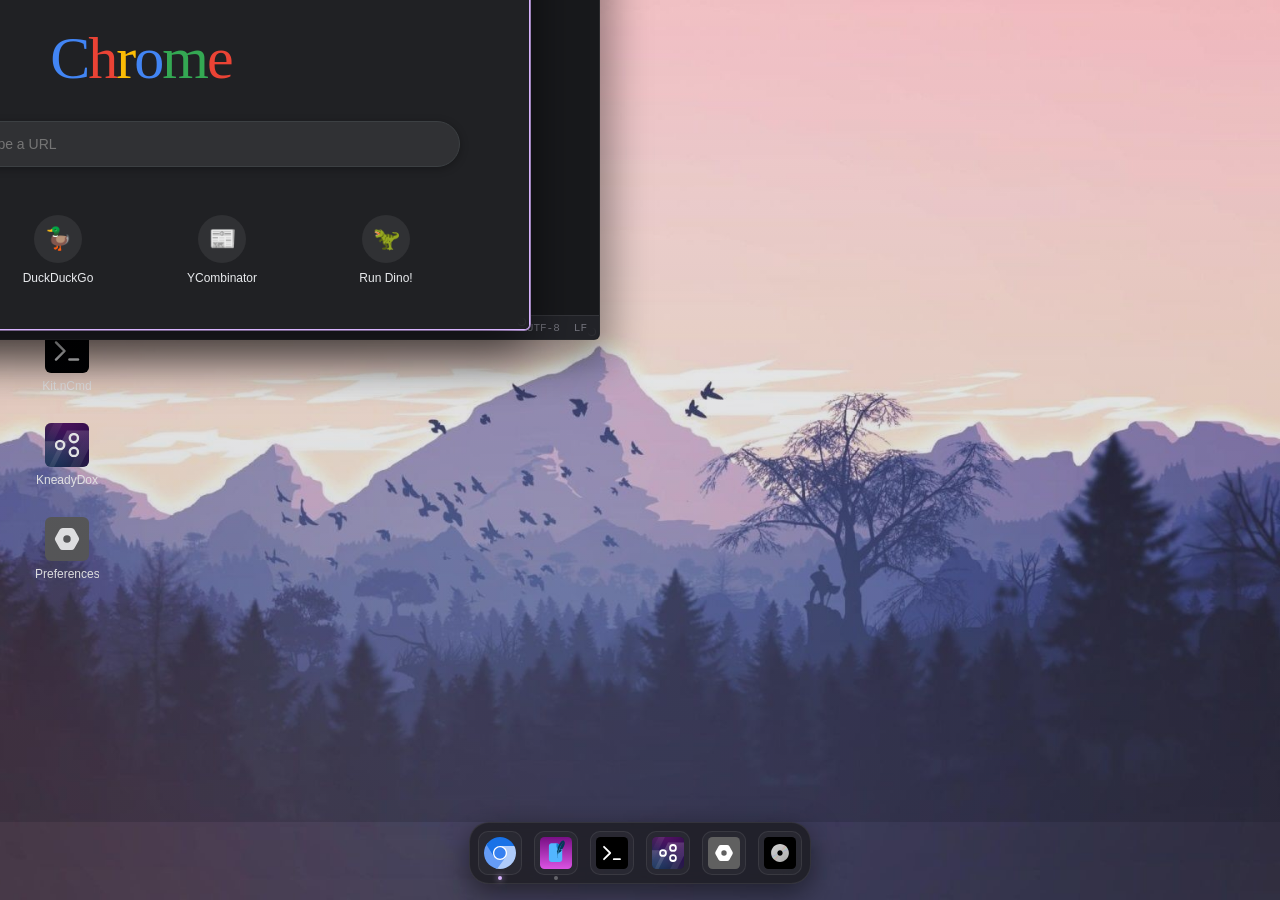
<file: index.html>
<!DOCTYPE html>
<html lang="en">
<head>
  <meta charset="UTF-8">
  <meta name="viewport" content="width=device-width, initial-scale=1.0">
  <meta name="theme-color" content="#2e2f31">
  <meta name="description" content="FelisOS web desktop">
  <title>FelisOS Prototype</title>
  <link rel="stylesheet" href="css/styles.css">
</head>
<body>

  <!-- 2. DESKTOP WORKSPACE LAYER -->
  <main id="desktop-container">
    
    <!-- 1. Browser.run Application Window -->
    <div class="ui-window" id="win-1" style="top: 70px; left: 140px; width: 780px; height: 520px;">
      <div class="window-titlebar">
        <div class="window-title">Chrome WebView</div>
        <div class="window-controls">
          <button class="icon-btn action-minimize" title="Minimize">
            <img src="assets/hide.svg" alt="Minimize" draggable="false">
          </button>
          <button class="icon-btn action-maximize" title="Maximize">
            <img src="assets/maximize.svg" alt="Maximize" draggable="false">
          </button>
          <button class="icon-btn action-close" title="Close">
            <img src="assets/close.svg" alt="Close" draggable="false">
          </button>
        </div>
      </div>
      <div class="window-body app-window-body">
        <iframe class="app-iframe" src="apps/browser.html" title="Browser"></iframe>
      </div>
      <div class="window-resizer"></div>
    </div>

    <!-- 2. Scribe.run Application Window -->
    <div class="ui-window" id="win-2" style="top: 90px; left: 200px; width: 800px; height: 500px;">
      <div class="window-titlebar">
        <div class="window-title">Scribe</div>
        <div class="window-controls">
          <button class="icon-btn action-minimize" title="Minimize">
            <img src="assets/hide.svg" alt="Minimize" draggable="false">
          </button>
          <button class="icon-btn action-maximize" title="Maximize">
            <img src="assets/maximize.svg" alt="Maximize" draggable="false">
          </button>
          <button class="icon-btn action-close" title="Close">
            <img src="assets/close.svg" alt="Close" draggable="false">
          </button>
        </div>
      </div>
      <div class="window-body app-window-body">
        <iframe class="app-iframe" src="apps/scribe.html" title="Scribe"></iframe>
      </div>
      <div class="window-resizer"></div>
    </div>

    <!-- 3. Kit.nCmd.run Application Window -->
    <div class="ui-window" id="win-3" style="top: 110px; left: 240px; width: 660px; height: 440px;">
      <div class="window-titlebar">
        <div class="window-title">Kit.nCmd</div>
        <div class="window-controls">
          <button class="icon-btn action-minimize" title="Minimize">
            <img src="assets/hide.svg" alt="Minimize" draggable="false">
          </button>
          <button class="icon-btn action-maximize" title="Maximize">
            <img src="assets/maximize.svg" alt="Maximize" draggable="false">
          </button>
          <button class="icon-btn action-close" title="Close">
            <img src="assets/close.svg" alt="Close" draggable="false">
          </button>
        </div>
      </div>
      <div class="window-body app-window-body">
        <iframe class="app-iframe" src="apps/kit-ncmd.html" title="Kit.nCmd"></iframe>
      </div>
      <div class="window-resizer"></div>
    </div>

    <!-- 4. KneadyDox.run Application Window -->
    <div class="ui-window" id="win-4" style="top: 80px; left: 180px; width: 780px; height: 530px;">
      <div class="window-titlebar">
        <div class="window-title">KneadyDox</div>
        <div class="window-controls">
          <button class="icon-btn action-minimize" title="Minimize">
            <img src="assets/hide.svg" alt="Minimize" draggable="false">
          </button>
          <button class="icon-btn action-maximize" title="Maximize">
            <img src="assets/maximize.svg" alt="Maximize" draggable="false">
          </button>
          <button class="icon-btn action-close" title="Close">
            <img src="assets/close.svg" alt="Close" draggable="false">
          </button>
        </div>
      </div>
      <div class="window-body app-window-body">
        <iframe class="app-iframe" src="apps/kneadydox.html" title="KneadyDox"></iframe>
      </div>
      <div class="window-resizer"></div>
    </div>

    <!-- 5. System Preferences.run Application Window -->
    <div class="ui-window" id="win-5" style="top: 100px; left: 220px; width: 900px; height: 490px;">
      <div class="window-titlebar">
        <div class="window-title">System Preferences</div>
        <div class="window-controls">
          <button class="icon-btn action-minimize" title="Minimize">
            <img src="assets/hide.svg" alt="Minimize" draggable="false">
          </button>
          <button class="icon-btn action-maximize" title="Maximize">
            <img src="assets/maximize.svg" alt="Maximize" draggable="false">
          </button>
          <button class="icon-btn action-close" title="Close">
            <img src="assets/close.svg" alt="Close" draggable="false">
          </button>
        </div>
      </div>
      <div class="window-body app-window-body">
        <iframe class="app-iframe" src="apps/settings.html" title="System Preferences"></iframe>
      </div>
      <div class="window-resizer"></div>
    </div>

    <div class="ui-window" id="storage-window" style="top: 120px; left: 260px; width: 600px; height: 400px;">
      <div class="window-titlebar">
        <div class="window-title">VDisk (Local)</div>
        <div class="window-controls">
          <button class="icon-btn action-minimize" title="Minimize">
            <img src="assets/hide.svg" alt="Minimize" draggable="false">
          </button>
          <button class="icon-btn action-maximize" title="Maximize">
            <img src="assets/maximize.svg" alt="Maximize" draggable="false">
          </button>
          <button class="icon-btn action-close" title="Close">
            <img src="assets/close.svg" alt="Close" draggable="false">
          </button>
        </div>
      </div>
      <div class="window-body storage-body">
        <div class="storage-toolbar">
          <button class="storage-nav-btn" type="button" data-storage-up aria-label="Go up">↑</button>
          <div class="storage-breadcrumb" data-storage-path>/vdisk/local/usr/home</div>
          <button class="storage-nav-btn" type="button" data-storage-new>+</button>
          <button class="storage-nav-btn" type="button" data-storage-delete>×</button>
        </div>
        <div class="storage-list" data-storage-list role="list" aria-label="Virtual folders"></div>
        <p class="component-status" data-storage-status role="status" aria-live="polite"></p>
      </div>
    </div>

    <!-- Desktop Shortcuts Column -->
    <div class="desktop-shortcut" data-target="storage-window" style="top: 36px; left: 24px;" tabindex="0" role="button" aria-label="Storage @ Local">
       <img src="assets/icons/vdisk.svg" alt="Storage">
      <span class="desktop-shortcut-label">Storage</span>
    </div>

    <div class="desktop-shortcut" data-target="win-1" style="top: 130px; left: 24px;" tabindex="0" role="button" aria-label="Browser">
      <img src="assets/icons/chromium-64x64.svg" alt="Browser">
      <span class="desktop-shortcut-label">Chrome WebView</span>
    </div>

    <div class="desktop-shortcut" data-target="win-2" style="top: 224px; left: 24px;" tabindex="0" role="button" aria-label="Scribe">
      <img src="assets/icons/scribe.svg" alt="Scribe">
      <span class="desktop-shortcut-label">Scribe</span>
    </div>

    <div class="desktop-shortcut" data-target="win-3" style="top: 318px; left: 24px;" tabindex="0" role="button" aria-label="Kit.nCmd">
      <img src="assets/icons/terminal-main.svg" alt="Kit.nCmd">
      <span class="desktop-shortcut-label">Kit.nCmd</span>
    </div>

    <div class="desktop-shortcut" data-target="win-4" style="top: 412px; left: 24px;" tabindex="0" role="button" aria-label="KneadyDox">
      <img src="assets/icons/appscore.svg" alt="Docs">
      <span class="desktop-shortcut-label">KneadyDox</span>
    </div>

    <div class="desktop-shortcut" data-target="win-5" style="top: 506px; left: 24px;" tabindex="0" role="button" aria-label="Preferences">
      <img src="assets/icons/system-config.svg" alt="Preferences">
      <span class="desktop-shortcut-label">Preferences</span>
    </div>

    <!-- Snapping Ghost Overlay -->
    <div class="felis-snap-ghost" id="snap-ghost" aria-hidden="true"></div>
  </main>
	
  <!-- 3. ENVIRONMENT DOCK NAVIGATION INTERFACE -->
  <div class="dock-container">
    <nav class="mac-dock">
      <div class="dock-item has-window is-active" data-target="win-1" role="button" tabindex="0" title="TBrowser.run">
        <img src="assets/icons/chromium-64x64.svg" alt="Browser.run">
      </div>
      <div class="dock-item has-window is-closed" data-target="win-2" role="button" tabindex="0" title="Scribe.run">
        <img src="assets/icons/scribe.svg" alt="Scribe.run">
      </div>
      <div class="dock-item has-window is-closed" data-target="win-3" role="button" tabindex="0" title="Kit.nCmd.run">
        <img src="assets/icons/terminal-main.svg" alt="Kit.nCmd.run">
      </div>
      <div class="dock-item has-window is-closed" data-target="win-4" role="button" tabindex="0" title="KneadyDox.run">
        <img src="assets/icons/appscore.svg" alt="KneadyDox.run">
      </div>
      <div class="dock-item has-window is-closed" data-target="win-5" role="button" tabindex="0" title="System Preferences">
        <img src="assets/icons/system-config.svg" alt="System Preferences.run">
      </div>
      <div class="dock-item has-window is-closed" data-target="storage-window" role="button" tabindex="0" title="VDisk@Local">
        <img src="assets/icons/folder-storage.svg" alt="VDisk">
      </div>
    </nav>
  </div>

  <nav class="felis-context-menu is-hidden" data-context-menu aria-label="Context menu">
    <button type="button" data-context-action="rename">Rename</button>
    <button type="button" data-context-action="delete">Delete</button>
  </nav>

  <dialog class="dialog-box" id="file-save-dialog" aria-labelledby="file-save-title">
    <form method="dialog" class="dialog-card">
      <h2 id="file-save-title">Save file</h2>
      <label class="control-label" for="file-name">File name</label>
      <input class="text-input" id="file-name" value="untitled.txt" />
      <div class="dialog-actions">
        <button class="secondary-btn svg-button modal-button" data-svg-button data-button-state="default" value="cancel"><span>Cancel</span></button>
        <button class="primary-btn svg-button modal-button" data-svg-button data-button-state="default" value="save"><span>Save</span></button>
      </div>
    </form>
  </dialog>

  <dialog class="dialog-box" id="rename-dialog" aria-labelledby="rename-title">
    <form method="post" class="dialog-card" data-rename-form>
      <h2 id="rename-title">Rename</h2>
      <label class="control-label" for="rename-input">Name</label>
      <input class="text-input" id="rename-input" name="name" autocomplete="off" required>
      <p class="component-status" data-rename-status role="status" aria-live="polite"></p>
      <div class="dialog-actions">
        <button type="button" class="secondary-btn svg-button modal-button" data-svg-button data-button-state="default" value="cancel"><span>Cancel</span></button>
        <button type="submit" class="primary-btn svg-button modal-button" data-svg-button data-button-state="default" value="rename"><span>Rename</span></button>
      </div>
    </form>
  </dialog>

  <div class="system-modal is-hidden" id="warning-modal" role="alertdialog" aria-modal="true" aria-labelledby="warning-title" aria-describedby="warning-message">
    <div class="modal-backdrop" data-modal-close></div>
    <section class="modal-card" role="document">
      <span class="modal-icon modal-icon-warning" aria-hidden="true">!</span>
      <h2 id="warning-title">Unsaved changes</h2>
      <p id="warning-message">Your changes have not been saved. Continue without saving?</p>
      <div class="dialog-actions">
        <button class="secondary-btn svg-button modal-button" type="button" data-svg-button data-button-state="default" data-modal-close><span>Cancel</span></button>
        <button class="primary-btn svg-button modal-button" type="button" data-svg-button data-button-state="default" data-modal-close><span>Continue</span></button>
      </div>
    </section>
  </div>

  <!-- 4. FIXED WINDOW MANAGEMENT RUNTIME ENGINE -->
  <script src="js/settings-sync.js"></script>
  <script src="js/app-registry.js"></script>
  <script src="js/vfs.js"></script>
  <script src="js/ui-components.js"></script>
  <script src="js/storage-app.js"></script>
  <script src="js/window-manager.js"></script>
</body>
</html>
</file>
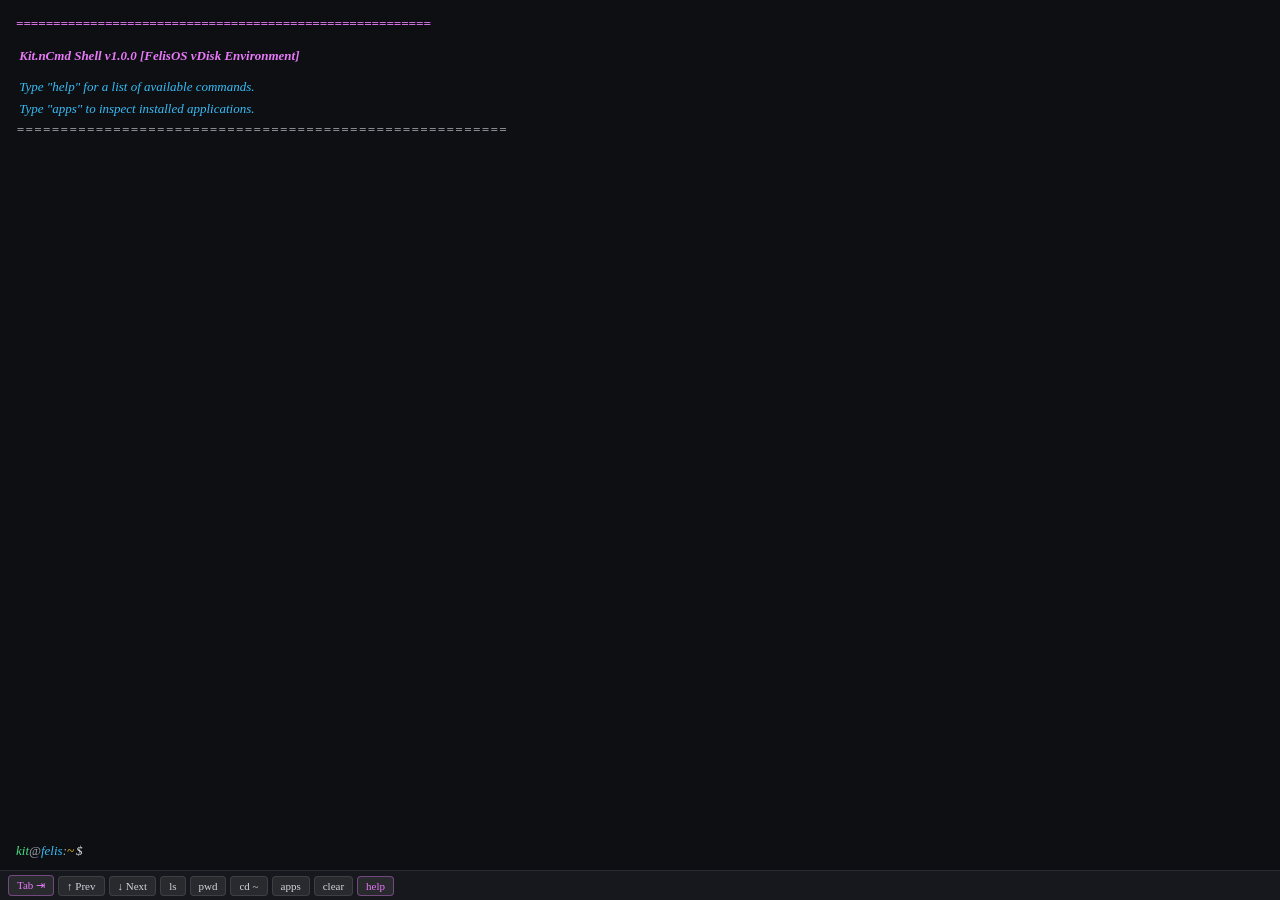
<file: apps/kit-ncmd.html>
<!DOCTYPE html>
<html lang="en">
<head>
  <meta charset="UTF-8">
  <meta name="viewport" content="width=device-width, initial-scale=1.0">
  <title>Kit.nCmd - Terminal</title>
  <style>
    * {
      box-sizing: border-box;
      margin: 0;
      padding: 0;
    }
    :root {
      --term-bg: #0d0f12;
      --term-fg: #d1d5db;
      --term-prompt-user: #4ade80;
      --term-prompt-host: #38bdf8;
      --term-prompt-path: #facc15;
      --term-accent: #e879f9;
      --term-error: #f87171;
      --term-toolbar-bg: #16181d;
      --term-border: rgba(255, 255, 255, 0.08);
      --font-mono: "Source Code Pro";
    }

    /* Themes */
    body.theme-matrix {
      --term-bg: #051408;
      --term-fg: #4ade80;
      --term-prompt-user: #22c55e;
      --term-prompt-host: #86efac;
      --term-prompt-path: #15803d;
      --term-accent: #86efac;
      --term-toolbar-bg: #09200f;
    }
    body.theme-amber {
      --term-bg: #140d05;
      --term-fg: #fbbf24;
      --term-prompt-user: #f59e0b;
      --term-prompt-host: #fcd34d;
      --term-prompt-path: #d97706;
      --term-accent: #fde68a;
      --term-toolbar-bg: #22170b;
    }
    body.theme-cyber {
      --term-bg: #0c0d1c;
      --term-fg: #38bdf8;
      --term-prompt-user: #e879f9;
      --term-prompt-host: #a855f7;
      --term-prompt-path: #38bdf8;
      --term-accent: #f472b6;
      --term-toolbar-bg: #14172e;
    }

    body {
      background-color: var(--term-bg);
      color: var(--term-fg);
      font-family: var(--font-mono);
			font-weight: 100;
			font-style: italic;
      height: 100vh;
      display: flex;
      flex-direction: column;
      overflow: hidden;
      font-size: 13px;
      line-height: 1.5;
    }

    /* Output buffer */
    .terminal-output {
      flex: 1;
      padding: 14px 16px 8px 16px;
      overflow-y: auto;
      overflow-x: hidden;
      white-space: pre-wrap;
      word-break: break-word;
      user-select: text;
    }
    .terminal-output::-webkit-scrollbar {
      width: 6px;
    }
    .terminal-output::-webkit-scrollbar-thumb {
      background: rgba(255, 255, 255, 0.15);
      border-radius: 3px;
    }

    /* Terminal Lines */
    .term-line {
      margin-bottom: 2px;
    }
    .term-banner {
      color: var(--term-accent);
      margin-bottom: 12px;
      font-weight: bold;
    }
    .term-success {
      color: #4ade80;
    }
    .term-info {
      color: #38bdf8;
    }
    .term-warn {
      color: #facc15;
    }
    .term-error {
      color: var(--term-error);
    }
    .term-muted {
      color: #6b7280;
    }
    .term-dir {
      color: #60a5fa;
      font-weight: 500;
    }
    .term-file {
      color: #e5e7eb;
    }
    .term-exec {
      color: #4ade80;
    }

    /* Prompt line */
    .terminal-input-row {
      display: flex;
      align-items: center;
      padding: 6px 16px 10px 16px;
      background-color: var(--term-bg);
      gap: 6px;
    }
    .prompt-label {
      white-space: nowrap;
      user-select: none;
      font-weight: 500;
    }
    .prompt-user {
      color: var(--term-prompt-user);
    }
    .prompt-at {
      color: #9ca3af;
    }
    .prompt-host {
      color: var(--term-prompt-host);
    }
    .prompt-colon {
      color: #9ca3af;
    }
    .prompt-path {
      color: var(--term-prompt-path);
    }
    .prompt-char {
      color: #e5e7eb;
      margin-left: 2px;
    }

    .terminal-input {
      flex: 1;
      background: transparent;
      border: none;
      outline: none;
      color: #fff;
      font-family: var(--font-mono);
      font-size: 13px;
      caret-color: var(--term-accent);
    }

    /* Touch Quick-Actions Toolbar */
    .touch-toolbar {
      display: flex;
      align-items: center;
      gap: 4px;
      padding: 4px 8px;
      background-color: var(--term-toolbar-bg);
      border-top: 1px solid var(--term-border);
      overflow-x: auto;
      user-select: none;
    }
    .touch-toolbar::-webkit-scrollbar {
      display: none;
    }
    .touch-btn {
      background: rgba(255, 255, 255, 0.08);
      border: 1px solid rgba(255, 255, 255, 0.1);
      color: var(--term-fg);
      font-family: var(--font-mono);
      font-size: 11px;
      padding: 3px 8px;
      border-radius: 4px;
      cursor: pointer;
      white-space: nowrap;
      transition: background 0.1s;
    }
    .touch-btn:hover {
      background: rgba(255, 255, 255, 0.16);
      color: #fff;
    }
    .touch-btn:active {
      transform: scale(0.96);
    }
    .touch-btn.accent {
      border-color: rgba(232, 121, 249, 0.4);
      color: var(--term-accent);
    }
  </style>
</head>
<body>

  <!-- Output Log Viewport -->
  <div class="terminal-output" id="terminal-output"></div>

  <!-- Interactive Input Row -->
  <div class="terminal-input-row" id="terminal-input-row">
    <div class="prompt-label" id="prompt-label">
      <span class="prompt-user">kit</span><span class="prompt-at">@</span><span class="prompt-host">felis</span><span class="prompt-colon">:</span><span class="prompt-path" id="prompt-path">~</span><span class="prompt-char">$</span>
    </div>
    <input type="text" class="terminal-input" id="terminal-input" autocomplete="off" autocorrect="off" autocapitalize="off" spellcheck="false" autofocus>
  </div>

  <!-- Touch & Mobile Action Keys -->
  <div class="touch-toolbar">
    <button class="touch-btn accent" data-key="Tab">Tab ⇥</button>
    <button class="touch-btn" data-key="ArrowUp">↑ Prev</button>
    <button class="touch-btn" data-key="ArrowDown">↓ Next</button>
    <button class="touch-btn" data-cmd="ls">ls</button>
    <button class="touch-btn" data-cmd="pwd">pwd</button>
    <button class="touch-btn" data-cmd="cd ~">cd ~</button>
    <button class="touch-btn" data-cmd="apps">apps</button>
    <button class="touch-btn" data-cmd="clear">clear</button>
    <button class="touch-btn accent" data-cmd="help">help</button>
  </div>

  <script src="../js/vfs.js"></script>
  <script src="../js/app-registry.js"></script>
  <script>
    (function () {
      'use strict';

      function getSafeParent() {
        try {
          if (window.parent && window.parent !== window && window.parent.document) {
            return window.parent;
          }
        } catch (_) {}
        return null;
      }

      // Access Virtual Filesystem from parent if inside FelisOS iframe, or local
      const getVfs = () => {
        const p = getSafeParent();
        return (p && p.FelisOSVFS) ? p.FelisOSVFS : window.FelisOSVFS;
      };
      const getAppRegistry = () => {
        const p = getSafeParent();
        return (p && p.FelisOSAppRegistry) ? p.FelisOSAppRegistry : window.FelisOSAppRegistry;
      };
      const getWindowManager = () => {
        const p = getSafeParent();
        return (p && p.FelisOSWindowManager) ? p.FelisOSWindowManager : window.FelisOSWindowManager;
      };

      const vfs = getVfs();
      const appRegistry = getAppRegistry();
      const windowManager = getWindowManager();

      // Terminal State
      let cwd = vfs ? vfs.ROOT : '/vdisk/local/usr/home';
      const homeDir = vfs ? vfs.ROOT : '/vdisk/local/usr/home';
      let history = [];
      let historyIndex = -1;
      let temporaryInput = '';

      // DOM Elements
      const output = document.getElementById('terminal-output');
      const input = document.getElementById('terminal-input');
      const promptPath = document.getElementById('prompt-path');

      // Command Registry Pattern for future extensions
      class CommandRegistry {
        constructor() {
          this.commands = new Map();
        }

        register(spec) {
          if (!spec || typeof spec.name !== 'string') {
            throw new Error('Command requires a name.');
          }
          this.commands.set(spec.name.toLowerCase(), spec);
          return this;
        }

        unregister(name) {
          return this.commands.delete(name.toLowerCase());
        }

        has(name) {
          return this.commands.has(name.toLowerCase());
        }

        get(name) {
          return this.commands.get(name.toLowerCase());
        }

        list() {
          return Array.from(this.commands.values());
        }

        async execute(line, context) {
          const trimmed = line.trim();
          if (!trimmed) return;

          // Parse pipes / redirects if any
          const tokens = parseCommandLine(trimmed);
          const cmdName = tokens[0].toLowerCase();
          const args = tokens.slice(1);

          const cmd = this.get(cmdName);
          if (cmd) {
            return await cmd.execute(args, context);
          } else {
            context.error(`kit.ncmd: command not found: ${cmdName}. Type "help" for available commands.`);
          }
        }
      }

      function parseCommandLine(line) {
        const tokens = [];
        let current = '';
        let inQuotes = false;
        let quoteChar = '';

        for (let i = 0; i < line.length; i++) {
          const char = line[i];
          if ((char === '"' || char === "'") && !inQuotes) {
            inQuotes = true;
            quoteChar = char;
          } else if (char === quoteChar && inQuotes) {
            inQuotes = false;
            quoteChar = '';
          } else if (char === ' ' && !inQuotes) {
            if (current.length > 0) {
              tokens.push(current);
              current = '';
            }
          } else {
            current += char;
          }
        }
        if (current.length > 0) tokens.push(current);
        return tokens;
      }

      const registry = new CommandRegistry();
      // Expose globally for plugins & apps
      window.KitnCmdRegistry = registry;
      const safeParent = getSafeParent();
      if (safeParent) safeParent.KitnCmdRegistry = registry;

      // Terminal printing helpers
      function print(text = '', className = '') {
        const div = document.createElement('div');
        div.className = `term-line ${className}`;
        div.textContent = text;
        output.appendChild(div);
        scrollBottom();
      }

      function printHtml(html, className = '') {
        const div = document.createElement('div');
        div.className = `term-line ${className}`;
        div.innerHTML = html;
        output.appendChild(div);
        scrollBottom();
      }

      function scrollBottom() {
        output.scrollTop = output.scrollHeight;
      }

      function updatePrompt() {
        if (cwd === homeDir) {
          promptPath.textContent = '~';
        } else if (cwd.startsWith(homeDir + '/')) {
          promptPath.textContent = '~' + cwd.slice(homeDir.length);
        } else {
          promptPath.textContent = cwd;
        }
      }

      function resolvePath(target) {
        if (!target || target === '~') return homeDir;
        if (target.startsWith('~/')) return homeDir + target.slice(1);
        if (target.startsWith('/')) {
          return vfs ? vfs.normalizePath(target) : target;
        }
        return vfs ? vfs.normalizePath(`${cwd}/${target}`) : `${cwd}/${target}`;
      }

      // Context passed to commands
      const context = {
        print,
        printHtml,
        error: (msg) => print(msg, 'term-error'),
        warn: (msg) => print(msg, 'term-warn'),
        success: (msg) => print(msg, 'term-success'),
        info: (msg) => print(msg, 'term-info'),
        getCwd: () => cwd,
        setCwd: (next) => { cwd = next; updatePrompt(); },
        resolvePath,
        vfs,
        appRegistry,
        windowManager,
      };

      // Built-in commands registration
      registry
        .register({
          name: 'help',
          description: 'Display information about built-in commands',
          usage: 'help [command]',
          execute: async (args) => {
            if (args[0]) {
              const cmd = registry.get(args[0]);
              if (!cmd) return context.error(`help: no help topics match "${args[0]}"`);
              print(`Command: ${cmd.name}`, 'term-accent');
              print(`Usage:   ${cmd.usage || cmd.name}`);
              print(`Info:    ${cmd.description || 'No description available'}`);
              return;
            }
            print('Kit.nCmd Virtual Shell - Commands List:', 'term-banner');
            const list = registry.list();
            list.sort((a, b) => a.name.localeCompare(b.name));
            list.forEach(cmd => {
              const padded = cmd.name.padEnd(12, ' ');
              printHtml(`<span style="color:var(--term-accent);">${padded}</span> - ${cmd.description || ''}`);
            });
            print('\nTip: Use Arrow keys for history, Tab for auto-completion.');
          }
        })
        .register({
          name: 'clear',
          description: 'Clear the terminal screen buffer',
          usage: 'clear',
          execute: async () => {
            output.innerHTML = '';
          }
        })
        .register({
          name: 'pwd',
          description: 'Print current working directory',
          usage: 'pwd',
          execute: async () => {
            print(cwd);
          }
        })
        .register({
          name: 'cd',
          description: 'Change the current working directory',
          usage: 'cd [dir]',
          execute: async (args) => {
            const target = args[0] ? resolvePath(args[0]) : homeDir;
            if (!vfs) {
              cwd = target;
              updatePrompt();
              return;
            }
            try {
              const entry = await vfs.stat(target);
              if (!entry) return context.error(`cd: ${args[0]}: No such file or directory`);
              if (entry.type !== 'directory') return context.error(`cd: ${args[0]}: Not a directory`);
              cwd = entry.path;
              updatePrompt();
            } catch (err) {
              context.error(`cd: ${err.message}`);
            }
          }
        })
        .register({
          name: 'ls',
          description: 'List directory contents',
          usage: 'ls [-l] [-a] [dir]',
          execute: async (args) => {
            let showDetails = false;
            let targetDir = cwd;

            args.forEach(arg => {
              if (arg.startsWith('-')) {
                if (arg.includes('l')) showDetails = true;
              } else {
                targetDir = resolvePath(arg);
              }
            });

            if (!vfs) return print('VFS unavailable.');
            try {
              const entries = await vfs.list(targetDir);
              if (!entries.length) {
                return print('(directory is empty)', 'term-muted');
              }

              if (showDetails) {
                print(`total ${entries.length}`, 'term-muted');
                entries.forEach(e => {
                  const isDir = e.type === 'directory';
                  const typeChar = isDir ? 'd' : '-';
                  const dateStr = new Date(e.updatedAt || Date.now()).toLocaleDateString([], { month: 'short', day: 'numeric', hour: '2-digit', minute: '2-digit' });
                  const sizeStr = (e.content ? e.content.length : 4096).toString().padStart(6, ' ');
                  const nameHtml = isDir
                    ? `<span class="term-dir">${e.name}/</span>`
                    : `<span class="term-file">${e.name}</span>`;
                  printHtml(`${typeChar}rwxr-xr-x 1 kit felis ${sizeStr} ${dateStr} ${nameHtml}`);
                });
              } else {
                let out = '';
                entries.forEach(e => {
                  if (e.type === 'directory') {
                    out += `<span class="term-dir">${e.name}/</span>  `;
                  } else {
                    out += `<span class="term-file">${e.name}</span>  `;
                  }
                });
                printHtml(out);
              }
            } catch (err) {
              context.error(`ls: ${err.message}`);
            }
          }
        })
        .register({
          name: 'cat',
          description: 'Concatenate and display file content',
          usage: 'cat <file>',
          execute: async (args) => {
            if (!args[0]) return context.error('cat: missing file operand');
            const target = resolvePath(args[0]);
            try {
              const content = await vfs.readFile(target);
              print(content);
            } catch (err) {
              context.error(`cat: ${target}: ${err.message}`);
            }
          }
        })
        .register({
          name: 'touch',
          description: 'Create an empty file in user directory',
          usage: 'touch <filename>',
          execute: async (args) => {
            if (!args[0]) return context.error('touch: missing file operand');
            const target = resolvePath(args[0]);
            try {
              const stat = await vfs.stat(target).catch(() => null);
              if (stat) {
                await vfs.updateFile(target, stat.content || '');
              } else {
                await vfs.writeFile(target, '');
              }
              context.success(`File touched: ${args[0]}`);
            } catch (err) {
              context.error(`touch: ${err.message}`);
            }
          }
        })
        .register({
          name: 'mkdir',
          description: 'Create a virtual directory',
          usage: 'mkdir <dirname>',
          execute: async (args) => {
            if (!args[0]) return context.error('mkdir: missing operand');
            const target = resolvePath(args[0]);
            try {
              await vfs.createDirectory(target);
              context.success(`Directory created: ${args[0]}`);
            } catch (err) {
              context.error(`mkdir: ${err.message}`);
            }
          }
        })
        .register({
          name: 'rm',
          description: 'Remove file or empty directory',
          usage: 'rm <path>',
          execute: async (args) => {
            if (!args[0]) return context.error('rm: missing operand');
            const target = resolvePath(args[0]);
            try {
              await vfs.remove(target);
              context.success(`Removed: ${args[0]}`);
            } catch (err) {
              context.error(`rm: ${err.message}`);
            }
          }
        })
        .register({
          name: 'echo',
          description: 'Write arguments to standard output or file (> file)',
          usage: 'echo [text] [> file]',
          execute: async (args) => {
            const redirectIdx = args.indexOf('>');
            if (redirectIdx !== -1) {
              const text = args.slice(0, redirectIdx).join(' ');
              const file = args[redirectIdx + 1];
              if (!file) return context.error('echo: syntax error near unexpected token "newline"');
              const target = resolvePath(file);
              try {
                const stat = await vfs.stat(target).catch(() => null);
                if (stat) {
                  await vfs.updateFile(target, text);
                } else {
                  await vfs.writeFile(target, text);
                }
                context.success(`Written to ${file}`);
              } catch (err) {
                context.error(`echo: ${err.message}`);
              }
            } else {
              print(args.join(' '));
            }
          }
        })
        .register({
          name: 'stat',
          description: 'Display file or filesystem status',
          usage: 'stat <path>',
          execute: async (args) => {
            if (!args[0]) return context.error('stat: missing operand');
            const target = resolvePath(args[0]);
            try {
              const entry = await vfs.stat(target);
              if (!entry) return context.error(`stat: cannot stat '${args[0]}': No such file`);
              print(`  File: ${entry.name}`);
              print(`  Path: ${entry.path}`);
              print(`  Type: ${entry.type}`);
              print(`  Size: ${entry.content ? entry.content.length : 4096} bytes`);
              print(`Access: userModifiable=${entry.userModifiable}`);
              print(`Modify: ${new Date(entry.updatedAt).toISOString()}`);
            } catch (err) {
              context.error(`stat: ${err.message}`);
            }
          }
        })
        .register({
          name: 'tree',
          description: 'Visual ASCII directory tree',
          usage: 'tree [path]',
          execute: async (args) => {
            const root = args[0] ? resolvePath(args[0]) : cwd;
            print(root, 'term-dir');
            async function walk(dirPath, prefix = '') {
              const list = await vfs.list(dirPath);
              for (let i = 0; i < list.length; i++) {
                const item = list[i];
                const isLast = i === list.length - 1;
                const connector = isLast ? '└── ' : '├── ';
                if (item.type === 'directory') {
                  printHtml(`${prefix}${connector}<span class="term-dir">${item.name}/</span>`);
                  await walk(item.path, prefix + (isLast ? '    ' : '│   '));
                } else {
                  printHtml(`${prefix}${connector}<span class="term-file">${item.name}</span>`);
                }
              }
            }
            try {
              await walk(root);
            } catch (err) {
              context.error(`tree: ${err.message}`);
            }
          }
        })
        .register({
          name: 'apps',
          description: 'List all registered FelisOS applications',
          usage: 'apps',
          execute: async () => {
            const reg = getAppRegistry();
            if (!reg || !reg.apps) {
              return print('App registry unavailable.');
            }
            print('Installed FelisOS Applications (*.run):', 'term-banner');
            reg.apps.forEach(app => {
              const id = app.id.padEnd(12, ' ');
              const name = app.name.padEnd(24, ' ');
              const caps = (app.capabilities || []).join(', ');
              printHtml(`<span style="color:var(--term-prompt-user); font-weight:bold;">${name}</span> [<span class="term-info">${id}</span>] v${app.version}`);
              printHtml(`   Capabilities: <span class="term-muted">${caps || 'standard'}</span>`);
            });
            print('\nRun "launch <id>" or "open <id>" to open an application window.');
          }
        })
        .register({
          name: 'launch',
          description: 'Launch an application window',
          usage: 'launch <appId|appName>',
          execute: async (args) => {
            if (!args[0]) return context.error('launch: specify app id or name (e.g. launch scribe)');
            const query = args[0].toLowerCase();
            const reg = getAppRegistry();
            let app = reg ? reg.getApp(query) : null;
            if (!app && reg) {
              app = reg.apps.find(a => a.name.toLowerCase() === query || a.name.toLowerCase() === query + '.run');
            }
            if (!app) return context.error(`launch: application not found: "${args[0]}". Run "apps" to view installed apps.`);

            const wm = getWindowManager();
            if (wm && wm.launch) {
              wm.launch(app.id);
              context.success(`Launched ${app.name} (${app.id})`);
            } else {
              context.warn(`Window manager unavailable to launch ${app.name}.`);
            }
          }
        })
        .register({
          name: 'open',
          description: 'Alias for launch',
          usage: 'open <appId|appName>',
          execute: async (args) => registry.get('launch').execute(args, context)
        })
        .register({
          name: 'history',
          description: 'Show execution history',
          usage: 'history',
          execute: async () => {
            if (!history.length) return print('No commands in history.');
            history.forEach((cmd, idx) => {
              print(`${(idx + 1).toString().padStart(4, ' ')}  ${cmd}`);
            });
          }
        })
        .register({
          name: 'uname',
          description: 'Print FelisOS system information',
          usage: 'uname [-a]',
          execute: async () => {
            print('FelisOS 1.0.0-web x86_64 FelisKernel/ByteUI GNU/VDisk');
          }
        })
        .register({
          name: 'whoami',
          description: 'Print current effective userid',
          usage: 'whoami',
          execute: async () => {
            print('kit');
          }
        })
        .register({
          name: 'date',
          description: 'Display current date and time',
          usage: 'date',
          execute: async () => {
            print(new Date().toString());
          }
        })
        .register({
          name: 'theme',
          description: 'Change terminal theme (dark, matrix, amber, cyber)',
          usage: 'theme <dark|matrix|amber|cyber>',
          execute: async (args) => {
            const theme = (args[0] || '').toLowerCase();
            document.body.className = '';
            if (theme === 'matrix') {
              document.body.classList.add('theme-matrix');
            } else if (theme === 'amber') {
              document.body.classList.add('theme-amber');
            } else if (theme === 'cyber') {
              document.body.classList.add('theme-cyber');
            } else if (theme === 'dark') {
              // default
            } else {
              return context.warn('Available themes: dark, matrix, amber, cyber');
            }
            context.success(`Theme set to: ${theme || 'dark'}`);
          }
        });

      // Banner on boot
      print('========================================================', 'term-banner');
      print(' Kit.nCmd Shell v1.0.0 [FelisOS vDisk Environment]', 'term-banner');
      print(' Type "help" for a list of available commands.', 'term-info');
      print(' Type "apps" to inspect installed applications.', 'term-info');
      print('========================================================\n');

      // Command Execution Flow
      async function handleCommand(commandLine) {
        const line = commandLine.trim();
        if (!line) return;

        // Print entered command line with prompt
        const promptStr = promptPath.textContent;
        printHtml(`<span class="prompt-user">kit</span>@<span class="prompt-host">felis</span>:<span class="prompt-path">${promptStr}</span>$ ${escapeHtml(line)}`);

        // History update
        if (line !== history[history.length - 1]) {
          history.push(line);
        }
        historyIndex = -1;
        input.value = '';

        try {
          await registry.execute(line, context);
        } catch (err) {
          context.error(`Execution error: ${err.message}`);
        }
      }

      // Auto-Completion via Tab
      async function handleTabCompletion() {
        const text = input.value;
        const tokens = text.split(' ');
        if (tokens.length === 1) {
          // Complete command name
          const prefix = tokens[0].toLowerCase();
          const matches = registry.list()
            .map(c => c.name)
            .filter(n => n.startsWith(prefix));

          if (matches.length === 1) {
            input.value = matches[0] + ' ';
          } else if (matches.length > 1) {
            printHtml(`<span class="term-muted">${matches.join('   ')}</span>`);
          }
        } else {
          // Complete filename in cwd
          const prefix = tokens[tokens.length - 1];
          try {
            const list = await vfs.list(cwd);
            const matches = list
              .map(i => i.name)
              .filter(n => n.startsWith(prefix));

            if (matches.length === 1) {
              tokens[tokens.length - 1] = matches[0];
              input.value = tokens.join(' ');
            } else if (matches.length > 1) {
              printHtml(`<span class="term-muted">${matches.join('   ')}</span>`);
            }
          } catch (_) {}
        }
      }

      // Input keyboard handlers
      input.addEventListener('keydown', e => {
        if (e.key === 'Enter') {
          handleCommand(input.value);
        } else if (e.key === 'ArrowUp') {
          e.preventDefault();
          if (history.length === 0) return;
          if (historyIndex === -1) {
            temporaryInput = input.value;
            historyIndex = history.length - 1;
          } else if (historyIndex > 0) {
            historyIndex--;
          }
          input.value = history[historyIndex] || '';
        } else if (e.key === 'ArrowDown') {
          e.preventDefault();
          if (historyIndex === -1) return;
          if (historyIndex < history.length - 1) {
            historyIndex++;
            input.value = history[historyIndex];
          } else {
            historyIndex = -1;
            input.value = temporaryInput;
          }
        } else if (e.key === 'Tab') {
          e.preventDefault();
          handleTabCompletion();
        } else if (e.ctrlKey && e.key.toLowerCase() === 'l') {
          e.preventDefault();
          output.innerHTML = '';
        } else if (e.ctrlKey && e.key.toLowerCase() === 'c') {
          e.preventDefault();
          printHtml(`<span class="prompt-path">${promptPath.textContent}</span>$ ${escapeHtml(input.value)}^C`);
          input.value = '';
          historyIndex = -1;
        }
      });

      // Focus input on terminal area click
      document.body.addEventListener('click', e => {
        if (!window.getSelection().toString()) {
          input.focus();
        }
      });

      // Touch Toolbar Buttons
      document.querySelectorAll('.touch-btn').forEach(btn => {
        btn.addEventListener('click', () => {
          const key = btn.dataset.key;
          const cmd = btn.dataset.cmd;
          if (key === 'Tab') {
            handleTabCompletion();
          } else if (key === 'ArrowUp') {
            const ev = new KeyboardEvent('keydown', { key: 'ArrowUp' });
            input.dispatchEvent(ev);
          } else if (key === 'ArrowDown') {
            const ev = new KeyboardEvent('keydown', { key: 'ArrowDown' });
            input.dispatchEvent(ev);
          } else if (cmd) {
            handleCommand(cmd);
          }
          input.focus();
        });
      });

      function escapeHtml(str) {
        return String(str || '')
          .replace(/&/g, '&amp;')
          .replace(/</g, '&lt;')
          .replace(/>/g, '&gt;')
          .replace(/"/g, '&quot;');
      }

      updatePrompt();
    })();
  </script>
</body>
</html>
</file>
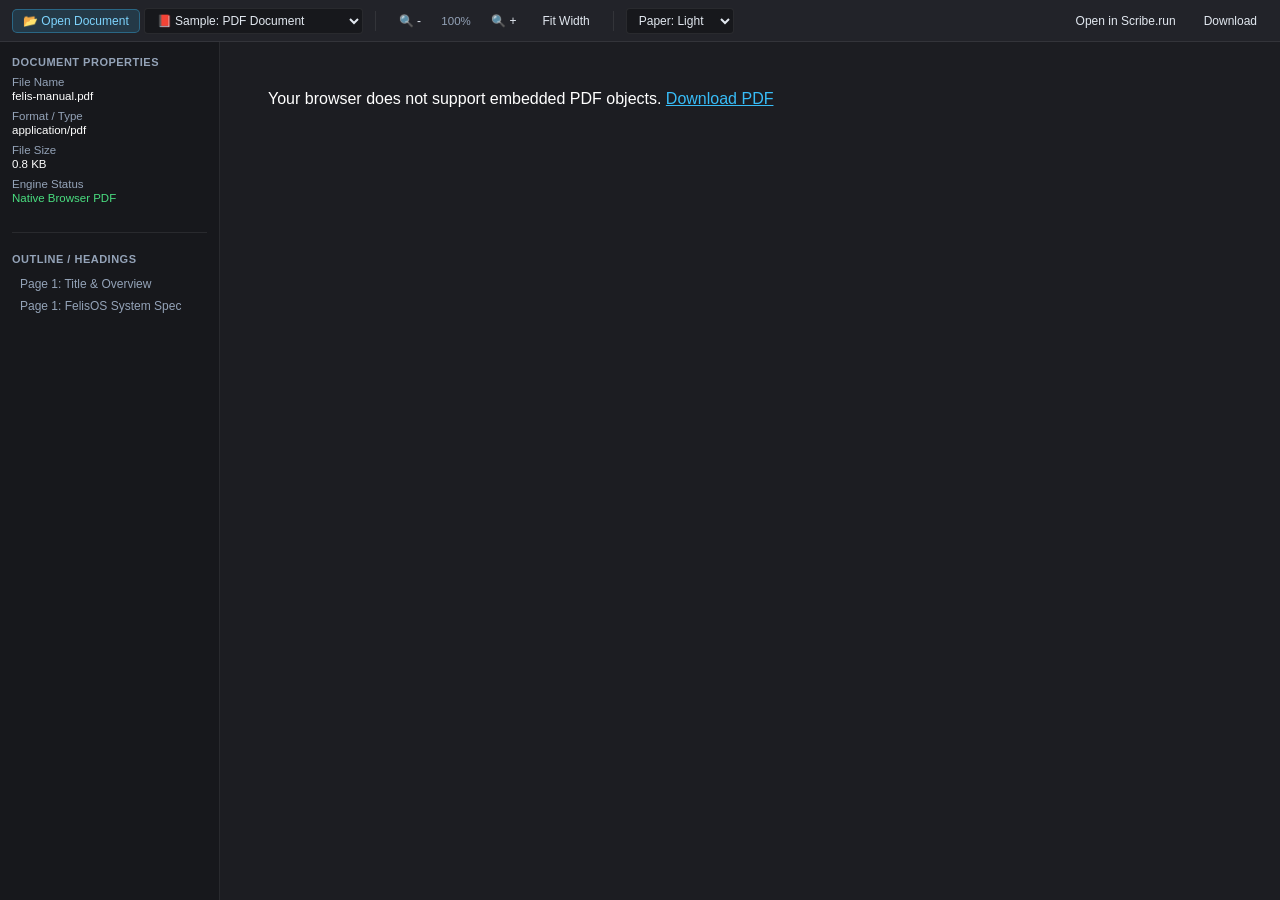
<file: apps/kneadydox.html>
<!DOCTYPE html>
<html lang="en">
<head>
  <meta charset="UTF-8">
  <meta name="viewport" content="width=device-width, initial-scale=1.0">
  <title>KneadyDox - Document Viewer</title>
  <style>
    * {
      box-sizing: border-box;
      margin: 0;
      padding: 0;
    }
    :root {
      --dox-bg: #1c1d22;
      --dox-sidebar: #17181c;
      --dox-toolbar: #222329;
      --dox-border: rgba(255, 255, 255, 0.08);
      --dox-text: #e2e8f0;
      --dox-dim: #94a3b8;
      --dox-accent: #38bdf8;
      --paper-bg: #ffffff;
      --paper-text: #1e293b;
    }
    body.theme-dark {
      --paper-bg: #24262d;
      --paper-text: #f1f5f9;
    }
    body.theme-sepia {
      --paper-bg: #fbf0d9;
      --paper-text: #433422;
    }

    body {
      background-color: var(--dox-bg);
      color: var(--dox-text);
      font-family: -apple-system, BlinkMacSystemFont, "Segoe UI", Roboto, sans-serif;
      height: 100vh;
      display: flex;
      flex-direction: column;
      overflow: hidden;
      user-select: none;
    }

    /* Top Toolbar */
    .toolbar {
      height: 42px;
      background-color: var(--dox-toolbar);
      border-bottom: 1px solid var(--dox-border);
      display: flex;
      align-items: center;
      padding: 0 12px;
      gap: 8px;
      overflow-x: auto;
    }
    .toolbar::-webkit-scrollbar {
      display: none;
    }
    .tool-group {
      display: flex;
      align-items: center;
      gap: 4px;
    }
    .tool-divider {
      width: 1px;
      height: 20px;
      background: var(--dox-border);
      margin: 0 4px;
    }
    .btn {
      background: transparent;
      border: 1px solid transparent;
      color: var(--dox-text);
      font-size: 12px;
      padding: 4px 10px;
      border-radius: 5px;
      cursor: pointer;
      display: inline-flex;
      align-items: center;
      gap: 5px;
      white-space: nowrap;
      transition: all 0.12s ease;
    }
    .btn:hover {
      background-color: rgba(255, 255, 255, 0.08);
      border-color: rgba(255, 255, 255, 0.12);
      color: #fff;
    }
    .btn:active {
      transform: scale(0.97);
    }
    .btn-primary {
      background: rgba(56, 189, 248, 0.15);
      border-color: rgba(56, 189, 248, 0.35);
      color: #7dd3fc;
    }
    .btn-primary:hover {
      background: rgba(56, 189, 248, 0.25);
      border-color: var(--dox-accent);
      color: #fff;
    }
    .select-dropdown {
      background: #17181c;
      border: 1px solid var(--dox-border);
      color: var(--dox-text);
      padding: 4px 8px;
      border-radius: 4px;
      font-size: 12px;
      outline: none;
      cursor: pointer;
    }

    /* Main Container */
    .main-layout {
      flex: 1;
      display: flex;
      overflow: hidden;
    }

    /* Left Sidebar: Outline & Info */
    .sidebar {
      width: 220px;
      background-color: var(--dox-sidebar);
      border-right: 1px solid var(--dox-border);
      display: flex;
      flex-direction: column;
      padding: 14px 12px;
      gap: 16px;
      overflow-y: auto;
      flex-shrink: 0;
    }
    .sidebar-section-title {
      font-size: 11px;
      text-transform: uppercase;
      letter-spacing: 0.5px;
      color: var(--dox-dim);
      font-weight: 600;
      margin-bottom: 8px;
    }
    .meta-row {
      font-size: 11.5px;
      display: flex;
      flex-direction: column;
      gap: 2px;
      margin-bottom: 8px;
    }
    .meta-key {
      color: var(--dox-dim);
    }
    .meta-val {
      color: #fff;
      word-break: break-all;
    }
    .toc-item {
      font-size: 12px;
      padding: 4px 8px;
      border-radius: 4px;
      color: var(--dox-dim);
      cursor: pointer;
      transition: background 0.1s;
    }
    .toc-item:hover {
      background: rgba(255, 255, 255, 0.08);
      color: #fff;
    }

    /* Viewport Area */
    .viewport {
      flex: 1;
      background-color: var(--dox-bg);
      overflow-y: auto;
      padding: 24px;
      display: flex;
      flex-direction: column;
      align-items: center;
      position: relative;
    }

    /* Document Sheet (Paper container) */
    .document-sheet {
      background-color: var(--paper-bg);
      color: var(--paper-text);
      width: 100%;
      max-width: 780px;
      min-height: 980px;
      box-shadow: 0 10px 30px rgba(0, 0, 0, 0.45);
      border-radius: 4px;
      padding: 50px 60px;
      line-height: 1.6;
      font-size: 14px;
      user-select: text;
      transition: transform 0.15s ease;
      display: none;
    }
    .document-sheet.active {
      display: block;
    }

    /* Embedded PDF Frame */
    .pdf-container {
      width: 100%;
      height: 100%;
      display: none;
      border: none;
    }
    .pdf-container.active {
      display: block;
    }
    .pdf-embed {
      width: 100%;
      height: 100%;
      border: none;
      background: #2b2b2b;
    }

    /* Unsupported Format Card */
    .unsupported-card {
      max-width: 580px;
      width: 100%;
      background: #21232a;
      border: 1px solid rgba(255, 255, 255, 0.12);
      border-radius: 10px;
      padding: 32px;
      display: none;
      flex-direction: column;
      align-items: center;
      text-align: center;
      box-shadow: 0 12px 32px rgba(0, 0, 0, 0.5);
      margin-top: 40px;
    }
    .unsupported-card.active {
      display: flex;
    }
    .format-badge {
      background: rgba(244, 63, 94, 0.18);
      border: 1px solid rgba(244, 63, 94, 0.4);
      color: #fb7185;
      font-size: 13px;
      font-weight: 600;
      padding: 4px 14px;
      border-radius: 20px;
      margin-bottom: 16px;
      text-transform: uppercase;
      letter-spacing: 1px;
    }
    .unsupported-title {
      font-size: 20px;
      font-weight: 600;
      color: #fff;
      margin-bottom: 10px;
    }
    .unsupported-desc {
      font-size: 13.5px;
      color: var(--dox-dim);
      line-height: 1.6;
      margin-bottom: 20px;
    }
    .unsupported-actions {
      display: flex;
      gap: 10px;
      flex-wrap: wrap;
      justify-content: center;
    }
    .hex-dump-box {
      width: 100%;
      background: #141519;
      border: 1px solid var(--dox-border);
      border-radius: 6px;
      padding: 10px;
      font-family: monospace;
      font-size: 11px;
      color: #94a3b8;
      text-align: left;
      white-space: pre;
      overflow-x: auto;
      margin-top: 16px;
      display: none;
    }

    /* Typography in Rendered Docs */
    .document-sheet h1 {
      font-size: 24px;
      font-weight: 700;
      margin-bottom: 16px;
      border-bottom: 2px solid rgba(0, 0, 0, 0.1);
      padding-bottom: 8px;
    }
    .document-sheet h2 {
      font-size: 18px;
      font-weight: 600;
      margin: 20px 0 10px 0;
    }
    .document-sheet h3, .document-sheet h4, .document-sheet h5, .document-sheet h6 {
      margin: 16px 0 8px;
    }
    .document-sheet p {
      margin-bottom: 14px;
    }
    .document-sheet ul, .document-sheet ol {
      margin-left: 24px;
      margin-bottom: 14px;
    }
    .document-sheet li {
      margin-bottom: 4px;
    }
    .document-sheet pre {
      background: rgba(0, 0, 0, 0.08);
      padding: 12px;
      border-radius: 6px;
      font-family: monospace;
      font-size: 12px;
      margin-bottom: 14px;
      overflow-x: auto;
    }
    .document-sheet code {
      font-family: monospace;
      overflow-wrap: anywhere;
    }
    .document-sheet table {
      width: 100%;
      border-collapse: collapse;
      margin-bottom: 14px;
    }
    .document-sheet th, .document-sheet td {
      border: 1px solid rgba(0, 0, 0, 0.16);
      padding: 6px 8px;
    }
    .document-sheet img {
      max-width: 100%;
      height: auto;
    }
    .document-sheet a {
      color: #0369a1;
      text-decoration: underline;
    }
    .document-sheet blockquote {
      border-left: 4px solid var(--dox-accent);
      padding-left: 14px;
      color: #64748b;
      margin-bottom: 14px;
      font-style: italic;
    }
    .badge-callout {
      background: rgba(56, 189, 248, 0.1);
      border-left: 4px solid #38bdf8;
      padding: 10px 14px;
      border-radius: 0 4px 4px 0;
      font-size: 12.5px;
      margin-bottom: 16px;
    }
  </style>
</head>
<body>

  <!-- Top Toolbar -->
  <div class="toolbar">
    <div class="tool-group">
      <button class="btn btn-primary" id="btn-open-doc">📂 Open Document</button>
      <input type="file" id="file-upload" style="display: none;">
      <select class="select-dropdown" id="sample-select">
        <option value="pdf">📕 Sample: PDF Document</option>
        <option value="markdown">📝 Sample: Markdown Manual</option>
        <option value="rtf">📄 Sample: RTF Rich Text</option>
        <option value="doc">📦 Sample: Word/ODT Document</option>
        <option value="unsupported">🛑 Sample: Unsupported Binary</option>
      </select>
    </div>

    <div class="tool-divider"></div>

    <div class="tool-group">
      <button class="btn" id="btn-zoom-out">🔍 -</button>
      <span style="font-size: 11.5px; color: var(--dox-dim); min-width: 40px; text-align: center;" id="zoom-label">100%</span>
      <button class="btn" id="btn-zoom-in">🔍 +</button>
      <button class="btn" id="btn-fit-width">Fit Width</button>
    </div>

    <div class="tool-divider"></div>

    <div class="tool-group">
      <select class="select-dropdown" id="theme-select">
        <option value="light">Paper: Light</option>
        <option value="dark">Paper: Dark</option>
        <option value="sepia">Paper: Sepia</option>
      </select>
    </div>

    <div style="margin-left: auto; display: flex; gap: 6px;">
      <button class="btn" id="btn-open-scribe">Open in Scribe.run</button>
      <button class="btn" id="btn-download">Download</button>
    </div>
  </div>

  <!-- Main Viewport Layout -->
  <div class="main-layout">
    <!-- Left Sidebar -->
    <div class="sidebar">
      <div>
        <div class="sidebar-section-title">Document Properties</div>
        <div class="meta-row">
          <span class="meta-key">File Name</span>
          <span class="meta-val" id="meta-filename">felis-manual.pdf</span>
        </div>
        <div class="meta-row">
          <span class="meta-key">Format / Type</span>
          <span class="meta-val" id="meta-type">application/pdf</span>
        </div>
        <div class="meta-row">
          <span class="meta-key">File Size</span>
          <span class="meta-val" id="meta-size">14.2 KB</span>
        </div>
        <div class="meta-row">
          <span class="meta-key">Engine Status</span>
          <span class="meta-val" style="color:#4ade80;" id="meta-status">Native Browser PDF</span>
        </div>
      </div>

      <div class="tool-divider" style="width: 100%; height: 1px; margin: 4px 0;"></div>

      <div style="flex: 1;">
        <div class="sidebar-section-title">Outline / Headings</div>
        <div id="outline-container">
          <div class="toc-item">1. Introduction</div>
          <div class="toc-item">2. Architecture</div>
          <div class="toc-item">3. Applications</div>
          <div class="toc-item">4. Summary</div>
        </div>
      </div>
    </div>

    <!-- Center Document Viewport -->
    <div class="viewport" id="viewport">
      <!-- 1. Native PDF Viewer View -->
      <div class="pdf-container active" id="pdf-container">
        <object class="pdf-embed" id="pdf-object" type="application/pdf" data="">
          <p style="padding: 24px; color: #fff;">Your browser does not support embedded PDF objects. <a id="pdf-fallback-link" href="#" style="color:#38bdf8;">Download PDF</a></p>
        </object>
      </div>

      <!-- 2. Formatted Paper Sheet View -->
      <div class="document-sheet" id="document-sheet">
        <!-- Content injected dynamically -->
      </div>

      <!-- 3. Unsupported Format Card View -->
      <div class="unsupported-card" id="unsupported-card">
        <div class="format-badge" id="unsupported-ext">.BIN / RAW</div>
        <h2 class="unsupported-title">Document Preview Unavailable</h2>
        <p class="unsupported-desc">
          KneadyDox currently does not have a rendered preview pipeline for this document type.
          Full WYSIWYG parsing, layout calculation, and editing are planned in a future FelisOS update.
        </p>
        <div class="unsupported-actions">
          <button class="btn btn-primary" id="btn-show-hex">View Raw Hex Dump</button>
          <button class="btn" id="btn-unsupported-scribe">Open in Scribe.run</button>
          <button class="btn" id="btn-unsupported-download">Export File</button>
        </div>
        <div class="hex-dump-box" id="hex-dump-box"></div>
      </div>
    </div>
  </div>

  <script src="../js/vfs.js"></script>
  <script src="../js/app-registry.js"></script>
  <script src="../js/markdown-renderer.js"></script>
  <script>
    (function () {
      'use strict';

      function getSafeParent() {
        try {
          if (window.parent && window.parent !== window && window.parent.document) {
            return window.parent;
          }
        } catch (_) {}
        return null;
      }

      const getWindowManager = () => {
        const p = getSafeParent();
        return (p && p.FelisOSWindowManager) ? p.FelisOSWindowManager : window.FelisOSWindowManager;
      };
      const getVfs = () => {
        const p = getSafeParent();
        return (p && p.FelisOSVFS) ? p.FelisOSVFS : window.FelisOSVFS;
      };

      // Elements
      const sampleSelect = document.getElementById('sample-select');
      const themeSelect = document.getElementById('theme-select');
      const btnOpenDoc = document.getElementById('btn-open-doc');
      const fileUpload = document.getElementById('file-upload');
      const btnZoomIn = document.getElementById('btn-zoom-in');
      const btnZoomOut = document.getElementById('btn-zoom-out');
      const btnFitWidth = document.getElementById('btn-fit-width');
      const zoomLabel = document.getElementById('zoom-label');
      const btnOpenScribe = document.getElementById('btn-open-scribe');
      const btnDownload = document.getElementById('btn-download');

      const metaFilename = document.getElementById('meta-filename');
      const metaType = document.getElementById('meta-type');
      const metaSize = document.getElementById('meta-size');
      const metaStatus = document.getElementById('meta-status');
      const outlineContainer = document.getElementById('outline-container');

      const pdfContainer = document.getElementById('pdf-container');
      const pdfObject = document.getElementById('pdf-object');
      const pdfFallbackLink = document.getElementById('pdf-fallback-link');
      const documentSheet = document.getElementById('document-sheet');
      const unsupportedCard = document.getElementById('unsupported-card');
      const unsupportedExt = document.getElementById('unsupported-ext');
      const hexDumpBox = document.getElementById('hex-dump-box');
      const btnShowHex = document.getElementById('btn-show-hex');

      let currentZoom = 1.0;
      let activeDocData = { name: '', type: '', content: '', path: null };

      // Generate a valid demonstration PDF binary
      function generateDemoPdf() {
        const text = 'Welcome to FelisOS KneadyDox! Native browser PDF rendering foundation active.';
        const pdfContent = `%PDF-1.4
1 0 obj
<< /Type /Catalog /Pages 2 0 R >>
endobj
2 0 obj
<< /Type /Pages /Kids [3 0 R] /Count 1 >>
endobj
3 0 obj
<< /Type /Page /Parent 2 0 R /MediaBox [0 0 612 792] /Resources << /Font << /F1 4 0 R >> >> /Contents 5 0 R >>
endobj
4 0 obj
<< /Type /Font /Subtype /Type1 /BaseFont /Helvetica >>
endobj
5 0 obj
<< /Length 195 >>
stream
BT
/F1 22 Tf
50 720 Td
(FelisOS KneadyDox Document Engine) Tj
/F1 12 Tf
0 -30 Td
(PDF Foundation Document - Rendered via Browser PDF Pipeline) Tj
0 -20 Td
(${text}) Tj
0 -30 Td
(Date: September 2026 | Environment: FelisOS Desktop v1.0) Tj
ET
endstream
endobj
xref
0 6
0000000000 65535 f 
0000000009 00000 n 
0000000058 00000 n 
0000000115 00000 n 
0000000236 00000 n 
0000000305 00000 n 
trailer
<< /Size 6 /Root 1 0 R >>
startxref
553
%%EOF`;
        return new Blob([pdfContent], { type: 'application/pdf' });
      }

      function showPdf(blob, name = 'felis-guide.pdf') {
        hideAllViewports();
        pdfContainer.classList.add('active');
        const url = URL.createObjectURL(blob);
        pdfObject.data = url;
        pdfFallbackLink.href = url;

        metaFilename.textContent = name;
        metaType.textContent = 'application/pdf';
        metaSize.textContent = `${(blob.size / 1024).toFixed(1)} KB`;
        metaStatus.textContent = 'Native Browser PDF';
        metaStatus.style.color = '#4ade80';

        outlineContainer.innerHTML = `
          <div class="toc-item">Page 1: Title & Overview</div>
          <div class="toc-item">Page 1: FelisOS System Spec</div>
        `;

        activeDocData = { name, type: 'application/pdf', blob, path: null };
      }

      function showFormattedSheet(htmlContent, meta, sourceContent = htmlContent, path = null) {
        hideAllViewports();
        documentSheet.classList.add('active');
        documentSheet.innerHTML = htmlContent;

        metaFilename.textContent = meta.name;
        metaType.textContent = meta.type;
        metaSize.textContent = meta.size;
        metaStatus.textContent = meta.status;
        metaStatus.style.color = '#38bdf8';

        // Extract headings for outline
        const headings = documentSheet.querySelectorAll('h1, h2, h3');
        outlineContainer.innerHTML = '';
        if (!headings.length) {
          outlineContainer.innerHTML = '<div class="toc-item" style="color:#6b7280;">No headings found</div>';
        } else {
          headings.forEach((h, i) => {
            const item = document.createElement('div');
            item.className = 'toc-item';
            item.textContent = `${i + 1}. ${h.textContent}`;
            item.addEventListener('click', () => {
              h.scrollIntoView({ behavior: 'smooth', block: 'start' });
            });
            outlineContainer.appendChild(item);
          });
        }

        activeDocData = { name: meta.name, type: meta.type, content: sourceContent, path };
      }

      function showUnsupported(name, ext, size, bytes) {
        hideAllViewports();
        unsupportedCard.classList.add('active');
        unsupportedExt.textContent = ext.toUpperCase() || 'BINARY';

        metaFilename.textContent = name;
        metaType.textContent = 'application/octet-stream';
        metaSize.textContent = size;
        metaStatus.textContent = 'Parser Not Available';
        metaStatus.style.color = '#fb7185';

        outlineContainer.innerHTML = '<div class="toc-item" style="color:#6b7280;">Unavailable for raw format</div>';

        // Generate hex dump
        let dump = '';
        const sampleBytes = bytes || [0x7f, 0x45, 0x4c, 0x46, 0x02, 0x01, 0x01, 0x00, 0x00, 0x12, 0xa4, 0x6e, 0x88, 0x90, 0xff, 0x00];
        for (let i = 0; i < sampleBytes.length; i += 8) {
          const chunk = sampleBytes.slice(i, i + 8);
          const hex = Array.from(chunk).map(b => b.toString(16).padStart(2, '0')).join(' ');
          const ascii = Array.from(chunk).map(b => (b >= 32 && b <= 126 ? String.fromCharCode(b) : '.')).join('');
          dump += `${i.toString(16).padStart(4, '0')}  ${hex.padEnd(24, ' ')}  |${ascii}|\n`;
        }
        hexDumpBox.textContent = dump;
        hexDumpBox.style.display = 'none';

        activeDocData = { name, type: 'application/octet-stream', content: dump, path: null };
      }

      function hideAllViewports() {
        pdfContainer.classList.remove('active');
        documentSheet.classList.remove('active');
        unsupportedCard.classList.remove('active');
      }

      function getTextDocumentPayload() {
        const name = activeDocData && activeDocData.name ? String(activeDocData.name) : 'document.txt';
        const type = activeDocData && activeDocData.type ? String(activeDocData.type) : 'text/plain';
        const text = activeDocData && typeof activeDocData.content === 'string' ? activeDocData.content : '';
        const lower = name.toLowerCase();
        const docType = /\.(md|txt|rtf|json|csv|log|js|css|html|xml)$/i.test(lower) || /text\//.test(type) || /markdown|rtf/.test(type)
          ? type
          : 'text/plain';
        return { name, type: docType, content: text };
      }

      function openDocumentInScribe(payload) {
        const wm = getWindowManager();
        if (!wm || typeof wm.openDocument !== 'function') {
          alert('Scribe.run is unavailable.');
          return;
        }
        try {
          const opened = wm.openDocument('scribe', {
            ...payload,
            path: activeDocData.path,
          });
          if (opened !== true) alert('Scribe.run is still starting. Try again shortly.');
        } catch (error) {
          alert(`Unable to open this document in Scribe: ${error.message}`);
        }
      }

      // Sample Loaders
      function loadSample(key) {
        if (key === 'pdf') {
          const blob = generateDemoPdf();
          showPdf(blob, 'felis-manual.pdf');
        } else if (key === 'markdown') {
          const markdown = `# FelisOS Architecture Guide

FelisOS is a modern, modular web desktop built with pure web technologies. It features responsive window management, an IndexedDB-backed Virtual Filesystem, and an extensible application runtime.

## Core Applications

- **Browser.run:** Miniature browser shell with tabs, history, and offline games.
- **Scribe.run:** Plain-text editor with autosave, crash recovery, and UTF-8 safe encoding.
- **Kit.nCmd.run:** Unix-like terminal shell with VFS file manipulation commands.
- **KneadyDox.run:** Unified document foundation supporting PDF, formatted text, and document parsers.
- **System Preferences.run:** FelisOS settings panel for themes, dock, motion, and storage.

## System Principles

> "Fast, tactile, resilient, and beautiful computing inside the browser."

Every window features 8-directional resizing, edge-snapping, and persistent state across sessions.
`;
          showFormattedSheet(window.FelisOSMarkdown.render(markdown), {
            name: 'architecture-guide.md',
            type: 'text/markdown',
            size: '2.4 KB',
            status: 'Formatted Text / Markdown',
          }, markdown);
        } else if (key === 'rtf') {
          const rtfHtml = `
            <div class="badge-callout"><strong>RTF Integration Point</strong> — Parsed Rich Text Format (RTF 1.5)</div>
            <h1>Project Milestone Report</h1>
            <p style="color: #4f46e5; font-weight: bold;">Confidential — Internal Distribution Only</p>
            <p>This document demonstrates <em>KneadyDox's Rich Text (RTF) parser bridge</em>. Font attributes, paragraph separation, and stylized text are rendered into the reader sheet.</p>
            <h2>Milestone Deliverables</h2>
            <ol>
              <li>Window management with 8-directional resizing and tile snapping</li>
              <li>Virtual Filesystem with user quota and IndexedDB persistence</li>
              <li>Full default application suite (.run registered)</li>
            </ol>
            <p>Status: <span style="color: #16a34a; font-weight: bold;">ALL MILESTONES COMPLETE</span></p>
          `;
          showFormattedSheet(rtfHtml, {
            name: 'milestone-report.rtf',
            type: 'application/rtf',
            size: '4.8 KB',
            status: 'RTF Parser Active',
          });
        } else if (key === 'doc') {
          const docHtml = `
            <div class="badge-callout"><strong>ODT / DOC Parser Integration Point</strong> — OpenDocument & Word Inspection Bridge</div>
            <h1>Quarterly Operating Specification</h1>
            <p><strong>Author:</strong> FelisOS Engineering Team &nbsp;|&nbsp; <strong>Revision:</strong> 1.4.2</p>
            <hr style="margin: 16px 0; border: 0; border-top: 1px solid rgba(0,0,0,0.1);">
            <h2>Summary of Operations</h2>
            <p>The document foundation provides standard integration entry points for XML-based document structures (such as .docx / .odt packages). Headers, body paragraphs, tables, and document summaries are extracted safely.</p>
            <pre>Document Signature: 0x50 0x4B 0x03 0x04 (ZIP Archive / OpenDocument)
Metadata: application/vnd.oasis.opendocument.text
Page Count: 3 pages (estimated)
Character Count: 4,120</pre>
            <p>When full AST editing is required, users can export or transition to dedicated editor components.</p>
          `;
          showFormattedSheet(docHtml, {
            name: 'operating-spec.docx',
            type: 'application/vnd.openxmlformats-officedocument.wordprocessingml.document',
            size: '28.6 KB',
            status: 'ODT/DOC Bridge Active',
          });
        } else if (key === 'unsupported') {
          showUnsupported('firmware-dump.bin', '.bin', '128.0 KB');
        }
      }

      // Event Listeners
      sampleSelect.addEventListener('change', e => loadSample(e.target.value));

      themeSelect.addEventListener('change', e => {
        document.body.classList.remove('theme-dark', 'theme-sepia');
        if (e.target.value === 'dark') document.body.classList.add('theme-dark');
        if (e.target.value === 'sepia') document.body.classList.add('theme-sepia');
      });

      btnZoomIn.addEventListener('click', () => {
        currentZoom = Math.min(2.0, currentZoom + 0.15);
        applyZoom();
      });

      btnZoomOut.addEventListener('click', () => {
        currentZoom = Math.max(0.6, currentZoom - 0.15);
        applyZoom();
      });

      btnFitWidth.addEventListener('click', () => {
        currentZoom = 1.0;
        applyZoom();
      });

      function applyZoom() {
        zoomLabel.textContent = `${Math.round(currentZoom * 100)}%`;
        documentSheet.style.transform = `scale(${currentZoom})`;
        documentSheet.style.transformOrigin = 'top center';
      }

      btnOpenDoc.addEventListener('click', () => fileUpload.click());

      fileUpload.addEventListener('change', e => {
        const file = e.target.files[0];
        if (!file) return;

        const name = file.name;
        const ext = name.includes('.') ? name.split('.').pop().toLowerCase() : '';

        if (ext === 'pdf') {
          showPdf(file, name);
        } else if (ext === 'md') {
          const reader = new FileReader();
          reader.onload = ev => {
            const content = String(ev.target.result || '');
            showFormattedSheet(window.FelisOSMarkdown.render(content), {
              name,
              type: 'text/markdown',
              size: `${(file.size / 1024).toFixed(1)} KB`,
              status: 'Rendered Markdown',
            }, content);
          };
          reader.readAsText(file, 'UTF-8');
        } else if (['txt', 'json', 'log', 'csv', 'js', 'html', 'css'].includes(ext)) {
          const reader = new FileReader();
          reader.onload = ev => {
            const raw = String(ev.target.result || '');
            const formatted = `<h1>${escapeHtml(name)}</h1><pre>${escapeHtml(raw)}</pre>`;
            showFormattedSheet(formatted, {
              name,
              type: file.type || 'text/plain',
              size: `${(file.size / 1024).toFixed(1)} KB`,
              status: 'Plain Text Stream',
            }, raw);
          };
          reader.readAsText(file);
        } else if (ext === 'rtf') {
          const reader = new FileReader();
          reader.onload = ev => {
            const text = String(ev.target.result || '');
            // Clean RTF stripping for basic display
            const stripped = text.replace(/\\par/g, '\n').replace(/\\[a-z0-9]+/g, '').replace(/[{}]/g, '');
            showFormattedSheet(`<h1>${escapeHtml(name)}</h1><p>${escapeHtml(stripped).replace(/\n/g, '<br>')}</p>`, {
              name,
              type: 'application/rtf',
              size: `${(file.size / 1024).toFixed(1)} KB`,
              status: 'RTF Stream',
            }, text);
          };
          reader.readAsText(file);
        } else if (['docx', 'doc', 'odt'].includes(ext)) {
          const reader = new FileReader();
          reader.onload = ev => {
            const docHtml = `
              <div class="badge-callout">Document Package: ${name}</div>
              <h1>${name}</h1>
              <p>Detected document format: <strong>.${ext}</strong></p>
              <pre>File size: ${file.size} bytes
Status: Ready for parser pipeline
Last Modified: ${new Date(file.lastModified).toISOString()}</pre>
            `;
            showFormattedSheet(docHtml, {
              name,
              type: file.type || 'application/msword',
              size: `${(file.size / 1024).toFixed(1)} KB`,
              status: 'Document Package Loaded',
            });
          };
          reader.readAsArrayBuffer(file);
        } else {
          // Unsupported format path
          const reader = new FileReader();
          reader.onload = ev => {
            const uint = new Uint8Array(ev.target.result).slice(0, 32);
            showUnsupported(name, `.${ext}`, `${(file.size / 1024).toFixed(1)} KB`, uint);
          };
          reader.readAsArrayBuffer(file);
        }
      });

      btnShowHex.addEventListener('click', () => {
        hexDumpBox.style.display = hexDumpBox.style.display === 'block' ? 'none' : 'block';
      });

      btnOpenScribe.addEventListener('click', () => {
        const { name, type, content } = getTextDocumentPayload();
        const isTextDoc = /\.(md|txt|rtf|json|csv|log|js|css|html|xml)$/i.test(name) || /text\//i.test(type) || /markdown|rtf/i.test(type);
        if (isTextDoc) {
          openDocumentInScribe({ name, type, content });
          return;
        }

        const wm = getWindowManager();
        if (wm && wm.launch) {
          wm.launch('scribe');
        } else {
          alert('Launch Scribe.run requested');
        }
      });

      document.getElementById('btn-unsupported-scribe').addEventListener('click', () => {
        btnOpenScribe.click();
      });

      btnDownload.addEventListener('click', () => {
        if (activeDocData.blob) {
          const a = document.createElement('a');
          a.href = URL.createObjectURL(activeDocData.blob);
          a.download = activeDocData.name || 'document.pdf';
          a.click();
        } else {
          const blob = new Blob([activeDocData.content || ''], { type: activeDocData.type || 'text/plain' });
          const a = document.createElement('a');
          a.href = URL.createObjectURL(blob);
          a.download = activeDocData.name || 'document.txt';
          a.click();
        }
      });

      document.getElementById('btn-unsupported-download').addEventListener('click', () => {
        btnDownload.click();
      });

      function escapeHtml(str) {
        return String(str || '')
          .replace(/&/g, '&amp;')
          .replace(/</g, '&lt;')
          .replace(/>/g, '&gt;');
      }

      window.addEventListener('message', async event => {
        if (event.source !== window.parent || event.origin !== window.location.origin) return;
        if (event.data?.type !== 'felisos:open-document') return;
        const documentData = event.data.document || {};
        try {
          const vfs = getVfs();
          if (!documentData.path || !vfs) throw new Error('The VDisk document is unavailable.');
          const content = await vfs.readFile(documentData.path);
          showFormattedSheet(window.FelisOSMarkdown.render(content), {
            name: documentData.name || documentData.path.split('/').pop(),
            type: 'text/markdown',
            size: `${new Blob([content]).size.toLocaleString()} bytes`,
            status: 'Rendered Markdown',
          }, content, documentData.path);
        } catch (error) {
          alert(`Unable to preview Markdown: ${error.message}`);
        }
      });

      // Initial load: PDF sample
      loadSample('pdf');
    })();
  </script>
</body>
</html>
</file>
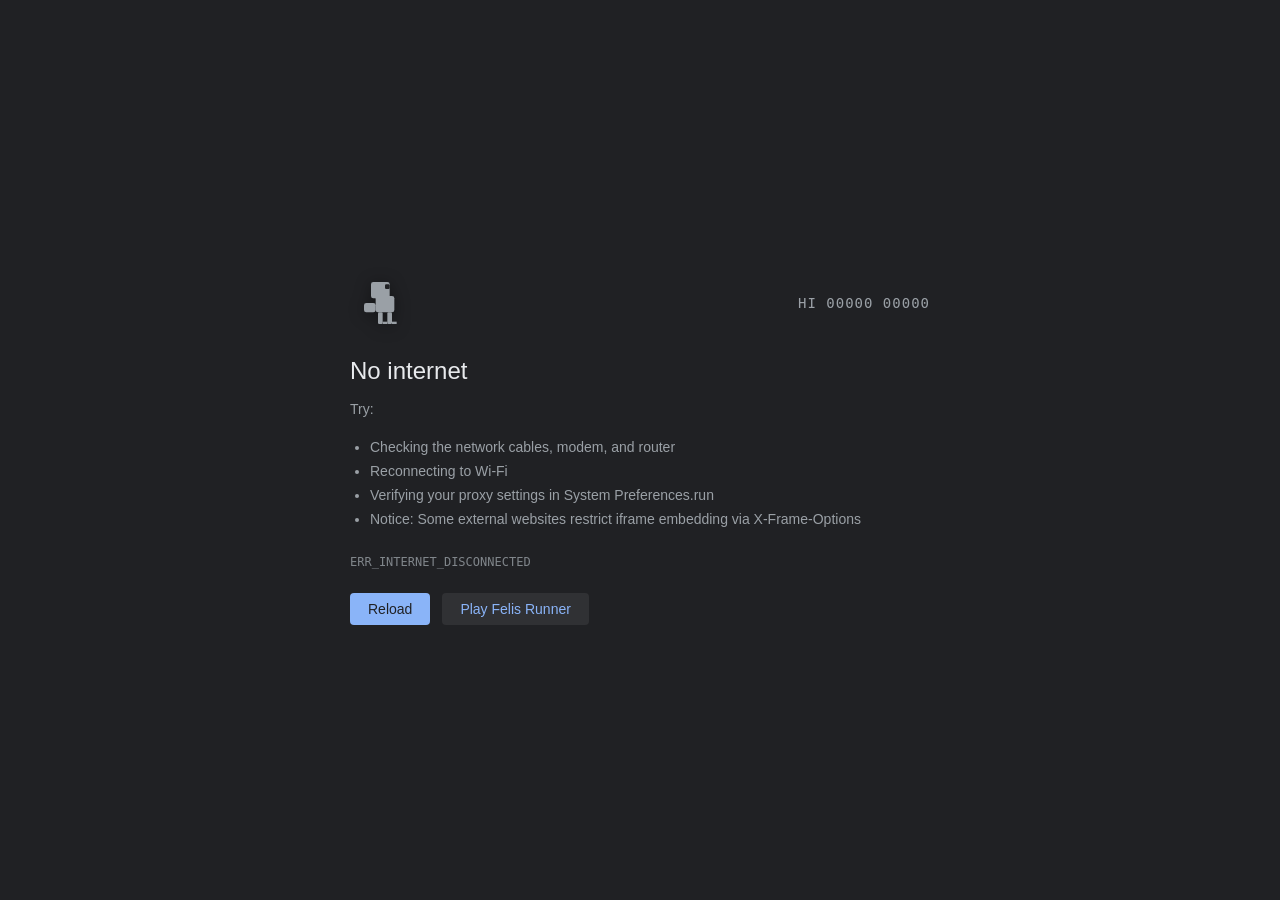
<file: apps/offline.html>
<!DOCTYPE html>
<html lang="en">
<head>
  <meta charset="UTF-8">
  <meta name="viewport" content="width=device-width, initial-scale=1.0">
  <title>No Internet - Offline</title>
  <style>
    * {
      box-sizing: border-box;
      margin: 0;
      padding: 0;
    }
    body {
      background-color: #202124;
      color: #e8eaed;
      font-family: -apple-system, BlinkMacSystemFont, "Segoe UI", Roboto, Helvetica, Arial, sans-serif;
      min-height: 100vh;
      display: flex;
      flex-direction: column;
      align-items: center;
      justify-content: center;
      padding: 24px;
      user-select: none;
    }
    .error-container {
      max-width: 580px;
      width: 100%;
    }
    .dino-header {
      margin-bottom: 24px;
      display: flex;
      align-items: center;
      justify-content: space-between;
    }
    .dino-icon {
      width: 56px;
      height: 56px;
      cursor: pointer;
      filter: drop-shadow(0 2px 8px rgba(0, 0, 0, 0.4));
      transition: transform 0.15s ease;
    }
    .dino-icon:hover {
      transform: scale(1.08);
    }
    .high-score {
      font-family: monospace;
      font-size: 14px;
      color: #9aa0a6;
      letter-spacing: 1px;
    }
    h1 {
      font-size: 24px;
      font-weight: 500;
      color: #e8eaed;
      margin-bottom: 12px;
      line-height: 1.3;
    }
    p {
      font-size: 14px;
      line-height: 1.6;
      color: #9aa0a6;
      margin-bottom: 16px;
    }
    ul {
      margin-left: 20px;
      margin-bottom: 24px;
      color: #9aa0a6;
      font-size: 14px;
      line-height: 1.7;
    }
    .error-code {
      font-family: monospace;
      font-size: 12px;
      color: #80868b;
      margin-bottom: 24px;
    }
    .btn-group {
      display: flex;
      gap: 12px;
      align-items: center;
    }
    .btn {
      background-color: #8ab4f8;
      color: #202124;
      border: none;
      border-radius: 4px;
      padding: 8px 18px;
      font-size: 14px;
      font-weight: 500;
      cursor: pointer;
      transition: background-color 0.15s ease, transform 0.05s;
    }
    .btn:hover {
      background-color: #aecbfa;
    }
    .btn:active {
      transform: scale(0.98);
    }
    .btn-secondary {
      background-color: #303134;
      color: #8ab4f8;
    }
    .btn-secondary:hover {
      background-color: #3c4043;
    }
    /* Mini Game Canvas */
    .game-box {
      margin: 20px 0;
      border: 1px solid #3c4043;
      border-radius: 6px;
      background: #17181c;
      display: none;
      position: relative;
      overflow: hidden;
    }
    .game-box.active {
      display: block;
    }
    canvas {
      display: block;
      width: 100%;
      height: 150px;
      background: #17181c;
    }
    .game-hint {
      font-size: 12px;
      color: #e879f9;
      margin-top: 6px;
    }
  </style>
</head>
<body>
  <div class="error-container">
    <div class="dino-header">
      <svg class="dino-icon" id="start-game-icon" viewBox="0 0 48 48" fill="none" xmlns="http://www.w3.org/2000/svg" title="Click or Press Space to Play">
        <rect x="18" y="6" width="16" height="14" rx="2" fill="#9AA0A6"/>
        <rect x="30" y="8" width="4" height="4" rx="1" fill="#202124"/>
        <rect x="22" y="18" width="16" height="14" rx="2" fill="#9AA0A6"/>
        <rect x="12" y="24" width="10" height="8" rx="2" fill="#9AA0A6"/>
        <rect x="24" y="32" width="4" height="10" rx="1" fill="#9AA0A6"/>
        <rect x="32" y="32" width="4" height="10" rx="1" fill="#9AA0A6"/>
        <rect x="36" y="40" width="4" height="2" fill="#9AA0A6"/>
        <rect x="28" y="40" width="4" height="2" fill="#9AA0A6"/>
      </svg>
      <div class="high-score" id="score-display">HI 00000 00000</div>
    </div>

    <div class="game-box" id="game-box">
      <canvas id="game-canvas" width="560" height="150"></canvas>
      <div class="game-hint">Press SPACE or UP to jump • Tap screen on touch</div>
    </div>

    <h1>No internet</h1>
    <p>Try:</p>
    <ul>
      <li>Checking the network cables, modem, and router</li>
      <li>Reconnecting to Wi-Fi</li>
      <li>Verifying your proxy settings in System Preferences.run</li>
      <li>Notice: Some external websites restrict iframe embedding via X-Frame-Options</li>
    </ul>
    <div class="error-code" id="error-code">ERR_INTERNET_DISCONNECTED</div>
    <div class="btn-group">
      <button class="btn" id="reload-btn" type="button">Reload</button>
      <button class="btn btn-secondary" id="play-btn" type="button">Play Felis Runner</button>
    </div>
  </div>

  <script>
    (function () {
      const reloadBtn = document.getElementById('reload-btn');
      const playBtn = document.getElementById('play-btn');
      const dinoIcon = document.getElementById('start-game-icon');
      const gameBox = document.getElementById('game-box');
      const canvas = document.getElementById('game-canvas');
      const ctx = canvas.getContext('2d');
      const scoreDisplay = document.getElementById('score-display');

      // Check query params for custom error
      const params = new URLSearchParams(window.location.search);
      const targetUrl = params.get('url');
      const code = params.get('code');
      if (code) {
        document.getElementById('error-code').textContent = code;
      }
      if (targetUrl) {
        document.querySelector('h1').textContent = `Can't reach this page`;
        const p = document.createElement('p');
        p.style.color = '#e879f9';
        p.style.wordBreak = 'break-all';
        p.textContent = targetUrl;
        document.querySelector('h1').after(p);
      }

      reloadBtn.addEventListener('click', () => {
        if (targetUrl) {
          window.location.href = targetUrl;
        } else {
          window.location.reload();
        }
      });

      // Mini Felis Cat Runner Game
      let gameActive = false;
      let score = 0;
      let highScore = parseInt(localStorage.getItem('felis_runner_hi') || '0', 10);
      let cat = { x: 40, y: 110, w: 26, h: 26, vy: 0, grounded: true };
      let obstacles = [];
      let frame = 0;
      let animId = null;

      function updateScoreText() {
        const s = String(Math.floor(score)).padStart(5, '0');
        const h = String(highScore).padStart(5, '0');
        scoreDisplay.textContent = `HI ${h} ${s}`;
      }
      updateScoreText();

      function startGame() {
        if (gameActive) return;
        gameActive = true;
        gameBox.classList.add('active');
        score = 0;
        obstacles = [];
        cat.y = 110;
        cat.vy = 0;
        cat.grounded = true;
        loop();
      }

      function jump() {
        if (!gameActive) {
          startGame();
          return;
        }
        if (cat.grounded) {
          cat.vy = -10;
          cat.grounded = false;
        }
      }

      window.addEventListener('keydown', e => {
        if (e.code === 'Space' || e.code === 'ArrowUp') {
          e.preventDefault();
          jump();
        }
      });
      canvas.addEventListener('pointerdown', jump);
      playBtn.addEventListener('click', startGame);
      dinoIcon.addEventListener('click', startGame);

      function loop() {
        frame++;
        score += 0.15;
        if (score > highScore) {
          highScore = Math.floor(score);
          localStorage.setItem('felis_runner_hi', highScore);
        }
        updateScoreText();

        // Gravity & Physics
        cat.vy += 0.6;
        cat.y += cat.vy;
        if (cat.y >= 110) {
          cat.y = 110;
          cat.vy = 0;
          cat.grounded = true;
        }

        // Spawn obstacles
        if (frame % 85 === 0) {
          obstacles.push({ x: canvas.width + 10, w: 16, h: 22 + Math.random() * 12 });
        }

        // Update obstacles
        for (let i = obstacles.length - 1; i >= 0; i--) {
          obstacles[i].x -= 4.5;
          // Collision check
          const o = obstacles[i];
          const catBottom = cat.y + cat.h;
          const obsTop = 136 - o.h;
          if (
            cat.x + cat.w - 4 > o.x &&
            cat.x + 4 < o.x + o.w &&
            catBottom > obsTop
          ) {
            // Game Over
            gameActive = false;
            ctx.fillStyle = 'rgba(232, 121, 249, 0.9)';
            ctx.font = 'bold 16px sans-serif';
            ctx.fillText('GAME OVER - PRESS SPACE', 170, 75);
            return;
          }
          if (o.x < -30) obstacles.splice(i, 1);
        }

        // Draw
        ctx.clearRect(0, 0, canvas.width, canvas.height);

        // Ground line
        ctx.strokeStyle = '#3c4043';
        ctx.lineWidth = 2;
        ctx.beginPath();
        ctx.moveTo(0, 136);
        ctx.lineTo(canvas.width, 136);
        ctx.stroke();

        // Cat
        ctx.fillStyle = '#e879f9';
        ctx.fillRect(cat.x, cat.y, cat.w, cat.h);
        // Cat ears
        ctx.beginPath();
        ctx.moveTo(cat.x + 3, cat.y);
        ctx.lineTo(cat.x + 7, cat.y - 6);
        ctx.lineTo(cat.x + 11, cat.y);
        ctx.fill();
        ctx.beginPath();
        ctx.moveTo(cat.x + cat.w - 11, cat.y);
        ctx.lineTo(cat.x + cat.w - 7, cat.y - 6);
        ctx.lineTo(cat.x + cat.w - 3, cat.y);
        ctx.fill();

        // Obstacles (cactus/blocks)
        ctx.fillStyle = '#9aa0a6';
        obstacles.forEach(o => {
          ctx.fillRect(o.x, 136 - o.h, o.w, o.h);
        });

        if (gameActive) {
          animId = requestAnimationFrame(loop);
        }
      }
    })();
  </script>
</body>
</html>
</file>
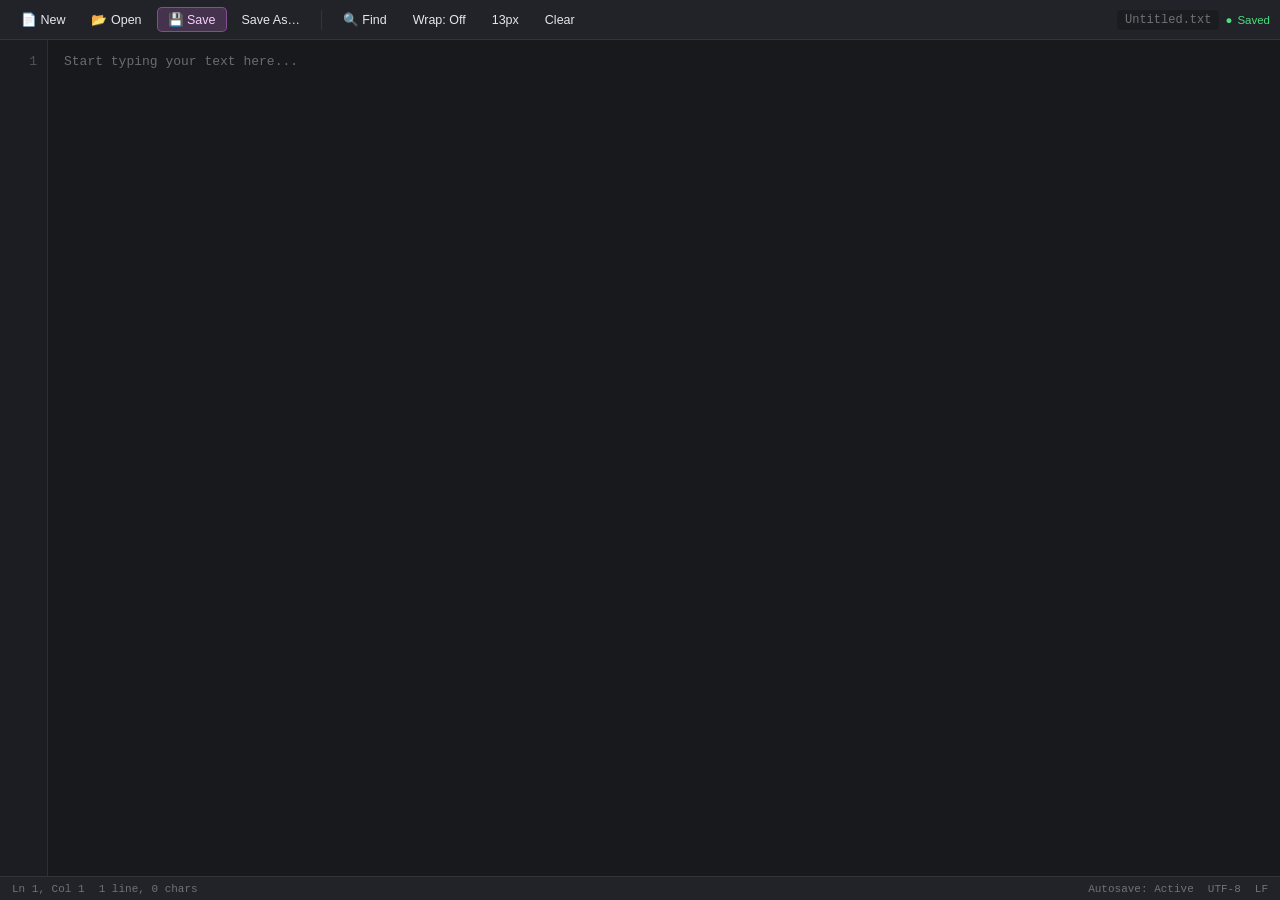
<file: apps/scribe.html>
<!DOCTYPE html>
<html lang="en">
<head>
  <meta charset="UTF-8">
  <meta name="viewport" content="width=device-width, initial-scale=1.0">
  <title>Scribe - Text Editor</title>
  <style>
    * {
      box-sizing: border-box;
      margin: 0;
      padding: 0;
    }
    :root {
      --scribe-bg: #18191c;
      --scribe-toolbar: #222328;
      --scribe-gutter: #1c1d22;
      --scribe-border: rgba(255, 255, 255, 0.08);
      --scribe-text: #e2e8f0;
      --scribe-dim: #71717a;
      --scribe-accent: #e879f9;
      --scribe-accent-hover: #f0abfc;
      --scribe-surface-hover: rgba(255, 255, 255, 0.08);
      --font-mono: ui-monospace, SFMono-Regular, Menlo, Monaco, Consolas, "Liberation Mono", "Courier New", monospace;
    }
    body {
      background-color: var(--scribe-bg);
      color: var(--scribe-text);
      font-family: -apple-system, BlinkMacSystemFont, "Segoe UI", Roboto, sans-serif;
      height: 100vh;
      display: flex;
      flex-direction: column;
      overflow: hidden;
      user-select: none;
    }

    /* 1. Recovery Banner */
    .recovery-banner {
      background: linear-gradient(90deg, #701a75, #4c1d95);
      color: #fdf4ff;
      padding: 6px 14px;
      font-size: 12.5px;
      display: flex;
      align-items: center;
      justify-content: space-between;
      border-bottom: 1px solid rgba(232, 121, 249, 0.4);
      z-index: 50;
      display: none;
    }
    .recovery-banner.active {
      display: flex;
    }
    .recovery-actions {
      display: flex;
      gap: 8px;
    }
    .banner-btn {
      background: rgba(255, 255, 255, 0.15);
      border: 1px solid rgba(255, 255, 255, 0.25);
      color: #fff;
      border-radius: 4px;
      padding: 3px 10px;
      font-size: 11.5px;
      cursor: pointer;
      font-weight: 500;
    }
    .banner-btn:hover {
      background: rgba(255, 255, 255, 0.25);
    }

    /* 2. Main Toolbar */
    .toolbar {
      background-color: var(--scribe-toolbar);
      border-bottom: 1px solid var(--scribe-border);
      height: 40px;
      display: flex;
      align-items: center;
      padding: 0 10px;
      gap: 6px;
      overflow-x: auto;
    }
    .toolbar::-webkit-scrollbar {
      display: none;
    }
    .tool-group {
      display: flex;
      align-items: center;
      gap: 4px;
    }
    .tool-divider {
      width: 1px;
      height: 20px;
      background: var(--scribe-border);
      margin: 0 4px;
    }
    .btn {
      background: transparent;
      border: 1px solid transparent;
      color: var(--scribe-text);
      font-size: 12.5px;
      padding: 4px 10px;
      border-radius: 5px;
      cursor: pointer;
      display: inline-flex;
      align-items: center;
      gap: 5px;
      transition: all 0.12s ease;
      white-space: nowrap;
    }
    .btn:hover {
      background-color: var(--scribe-surface-hover);
      border-color: rgba(255, 255, 255, 0.1);
      color: #fff;
    }
    .btn:active {
      transform: scale(0.97);
    }
    .btn-primary {
      background-color: rgba(232, 121, 249, 0.18);
      border-color: rgba(232, 121, 249, 0.4);
      color: #f5d0fe;
    }
    .btn-primary:hover {
      background-color: rgba(232, 121, 249, 0.28);
      border-color: var(--scribe-accent);
      color: #fff;
    }
    .file-path-badge {
      font-size: 12px;
      color: var(--scribe-dim);
      font-family: var(--font-mono);
      margin-left: auto;
      padding: 3px 8px;
      border-radius: 4px;
      background: rgba(0, 0, 0, 0.2);
      max-width: 260px;
      overflow: hidden;
      text-overflow: ellipsis;
      white-space: nowrap;
    }
    .status-indicator {
      display: flex;
      align-items: center;
      gap: 5px;
      font-size: 11.5px;
      font-weight: 500;
      color: #4ade80;
    }
    .status-indicator.modified {
      color: #e879f9;
    }

    /* 3. Search & Replace Bar */
    .search-bar {
      background-color: #202126;
      border-bottom: 1px solid var(--scribe-border);
      padding: 6px 12px;
      display: none;
      align-items: center;
      gap: 8px;
      font-size: 12px;
      z-index: 10;
    }
    .search-bar.active {
      display: flex;
    }
    .search-input {
      background: #141518;
      border: 1px solid var(--scribe-border);
      border-radius: 4px;
      color: #fff;
      padding: 4px 8px;
      font-size: 12px;
      outline: none;
      width: 160px;
    }
    .search-input:focus {
      border-color: var(--scribe-accent);
    }
    .match-count {
      color: var(--scribe-dim);
      font-size: 11px;
      min-width: 55px;
    }

    /* 4. Editor Area */
    .editor-wrapper {
      flex: 1;
      display: flex;
      position: relative;
      overflow: hidden;
      background-color: var(--scribe-bg);
    }
    .line-numbers {
      background-color: var(--scribe-gutter);
      color: #52525b;
      font-family: var(--font-mono);
      font-size: 13px;
      line-height: 20px;
      padding: 12px 10px;
      text-align: right;
      user-select: none;
      border-right: 1px solid var(--scribe-border);
      overflow: hidden;
      min-width: 48px;
    }
    
    .editor-content-wrapper {
      position: relative;
      flex: 1;
      height: 100%;
      background-color: transparent;
      overflow: hidden;
    }
    
    #highlighting {
      position: absolute;
      top: 0; left: 0;
      width: 100%; height: 100%;
      margin: 0;
      padding: 12px 16px;
      font-family: var(--font-mono);
      font-size: 13px;
      line-height: 20px;
      white-space: pre;
      overflow-wrap: normal;
      tab-size: 2;
      color: var(--scribe-text);
      background: transparent;
      pointer-events: none;
      z-index: 1;
      overflow: hidden;
    }
    
    .editor-textarea {
      position: absolute;
      top: 0; left: 0;
      width: 100%; height: 100%;
      background: transparent;
      border: none;
      color: transparent;
      caret-color: var(--scribe-text);
      font-family: var(--font-mono);
      font-size: 13px;
      line-height: 20px;
      padding: 12px 16px;
      outline: none;
      resize: none;
      white-space: pre;
      overflow-wrap: normal;
      overflow-y: scroll;
      tab-size: 2;
      user-select: text;
      z-index: 2;
    }

    .editor-textarea::selection {
      background: rgba(232, 121, 249, 0.3);
      color: transparent;
    }
    
    .editor-textarea::placeholder {
      color: rgba(226, 232, 240, 0.4);
    }
    
    .editor-textarea.wrap-enabled,
    #highlighting.wrap-enabled {
      white-space: pre-wrap;
      overflow-wrap: break-word;
    }

    /* 5. Status Bar */
    .statusbar {
      background-color: var(--scribe-toolbar);
      border-top: 1px solid var(--scribe-border);
      height: 24px;
      display: flex;
      align-items: center;
      justify-content: space-between;
      padding: 0 12px;
      font-size: 11px;
      color: var(--scribe-dim);
      font-family: var(--font-mono);
    }
    .statusbar-group {
      display: flex;
      align-items: center;
      gap: 14px;
    }
    .statusbar-item {
      display: flex;
      align-items: center;
      gap: 4px;
    }

    /* File Picker Dialog */
    .vfs-modal {
      position: fixed;
      inset: 0;
      background: rgba(0, 0, 0, 0.75);
      backdrop-filter: blur(4px);
      display: none;
      align-items: center;
      justify-content: center;
      z-index: 100;
    }
    .vfs-modal.active {
      display: flex;
    }
    .vfs-card {
      background: #212226;
      border: 1px solid rgba(255, 255, 255, 0.15);
      border-radius: 10px;
      width: 460px;
      max-width: 90vw;
      box-shadow: 0 20px 40px rgba(0, 0, 0, 0.6);
      display: flex;
      flex-direction: column;
      overflow: hidden;
    }
    .vfs-header {
      padding: 12px 16px;
      background: #1a1b1e;
      border-bottom: 1px solid var(--scribe-border);
      display: flex;
      align-items: center;
      justify-content: space-between;
      font-size: 13px;
      font-weight: 500;
    }
    .vfs-body {
      padding: 14px 16px;
      display: flex;
      flex-direction: column;
      gap: 12px;
    }
    .vfs-file-list {
      background: #17181c;
      border: 1px solid var(--scribe-border);
      border-radius: 6px;
      height: 180px;
      overflow-y: auto;
      padding: 4px;
    }
    .vfs-item {
      padding: 6px 10px;
      border-radius: 4px;
      font-size: 12.5px;
      display: flex;
      align-items: center;
      gap: 8px;
      cursor: pointer;
      color: #d1d5db;
    }
    .vfs-item:hover {
      background: rgba(255, 255, 255, 0.08);
      color: #fff;
    }
    .vfs-item.selected {
      background: rgba(232, 121, 249, 0.22);
      color: #fdf4ff;
    }
    .vfs-input {
      background: #17181c;
      border: 1px solid var(--scribe-border);
      border-radius: 4px;
      padding: 7px 10px;
      color: #fff;
      font-size: 13px;
      outline: none;
    }
    .vfs-input:focus {
      border-color: var(--scribe-accent);
    }
    .vfs-footer {
      padding: 10px 16px;
      background: #1a1b1e;
      border-top: 1px solid var(--scribe-border);
      display: flex;
      justify-content: flex-end;
      gap: 8px;
    }
  </style>
</head>
<body>

  <!-- Recovery Alert Banner -->
  <div class="recovery-banner" id="recovery-banner">
    <span id="recovery-text">Autosave Recovery: An unsaved draft was recovered.</span>
    <div class="recovery-actions">
      <button class="banner-btn" id="btn-restore-recovery">Restore Draft</button>
      <button class="banner-btn" id="btn-discard-recovery">Discard</button>
    </div>
  </div>

  <!-- Main Toolbar -->
  <div class="toolbar">
    <div class="tool-group">
      <button class="btn" id="btn-new" title="New Document (Ctrl+N)">📄 New</button>
      <button class="btn" id="btn-open" title="Open File from VFS (Ctrl+O)">📂 Open</button>
      <button class="btn btn-primary" id="btn-save" title="Save Document (Ctrl+S)">💾 Save</button>
      <button class="btn" id="btn-save-as" title="Save As...">Save As…</button>
    </div>

    <div class="tool-divider"></div>

    <div class="tool-group">
      <button class="btn" id="btn-find" title="Find and Replace (Ctrl+F)">🔍 Find</button>
      <button class="btn" id="btn-wrap" title="Toggle Word Wrap">Wrap: Off</button>
      <button class="btn" id="btn-fontsize" title="Change Font Size">13px</button>
      <button class="btn" id="btn-clear" title="Clear All">Clear</button>
    </div>

    <div class="file-path-badge" id="file-path-display">Untitled.txt</div>

    <div class="status-indicator" id="save-status">
      <span>●</span><span id="save-status-text">Saved</span>
    </div>
  </div>

  <!-- Search & Replace Bar -->
  <div class="search-bar" id="search-bar">
    <input type="text" class="search-input" id="search-input" placeholder="Find text..." autocomplete="off">
    <input type="text" class="search-input" id="replace-input" placeholder="Replace with..." autocomplete="off">
    <button class="btn" id="btn-search-next">Next</button>
    <button class="btn" id="btn-replace">Replace</button>
    <button class="btn" id="btn-replace-all">Replace All</button>
    <span class="match-count" id="match-count">0 found</span>
    <button class="btn" id="btn-close-search" style="margin-left:auto;">×</button>
  </div>

  <!-- Editor Body -->
  <div class="editor-wrapper">
    <div class="line-numbers" id="line-numbers">1</div>
    <div class="editor-content-wrapper">
      <pre id="highlighting" aria-hidden="true"><code id="highlighting-content"></code></pre>
      <textarea class="editor-textarea" id="editor" spellcheck="false" placeholder="Start typing your text here..."></textarea>
    </div>
  </div>

  <!-- Status Bar -->
  <div class="statusbar">
    <div class="statusbar-group">
      <div class="statusbar-item" id="cursor-pos">Ln 1, Col 1</div>
      <div class="statusbar-item" id="doc-stats">0 lines, 0 chars</div>
    </div>
    <div class="statusbar-group">
      <div class="statusbar-item" id="autosave-time">Autosave: Active</div>
      <div class="statusbar-item">UTF-8</div>
      <div class="statusbar-item" id="line-ending">LF</div>
    </div>
  </div>

  <!-- VFS File Picker Modal -->
  <div class="vfs-modal" id="vfs-modal">
    <div class="vfs-card">
      <div class="vfs-header">
        <span id="vfs-modal-title">Open File from FelisOS VFS</span>
        <button class="btn" id="btn-close-modal">×</button>
      </div>
      <div class="vfs-body">
        <div style="font-size: 11.5px; color: var(--scribe-dim); display: flex; justify-content: space-between;">
          <span id="vfs-location">Location: /vdisk/local/usr/home/documents</span>
          <label style="cursor: pointer; color: var(--scribe-accent);">
            Upload from device <input type="file" id="local-file-input" style="display: none;">
          </label>
        </div>
        <div class="vfs-file-list" id="vfs-file-list">
          <!-- Injected files -->
        </div>
        <input type="text" class="vfs-input" id="vfs-filename" placeholder="filename.txt">
      </div>
      <div class="vfs-footer">
        <button class="btn" id="btn-modal-cancel">Cancel</button>
        <button class="btn btn-primary" id="btn-modal-confirm">Open</button>
      </div>
    </div>
  </div>

  <script src="../js/vfs.js"></script>
  <script>
    (function () {
      'use strict';

      function getSafeParent() {
        try {
          if (window.parent && window.parent !== window && window.parent.document) {
            return window.parent;
          }
        } catch (_) {}
        return null;
      }

      // Access Virtual Filesystem from parent if inside FelisOS iframe, or local
      const getVfs = () => {
        const p = getSafeParent();
        return (p && p.FelisOSVFS) ? p.FelisOSVFS : window.FelisOSVFS;
      };
      const vfs = getVfs();

      // State
      let currentPath = null;
      let isModified = false;
      let autosaveTimer = null;
      let modalMode = 'open'; // 'open' | 'save'
      let fontSizes = ['12px', '13px', '15px', '18px'];
      let fontIdx = 1;

      // Elements
      const editor = document.getElementById('editor');
      const highlighting = document.getElementById('highlighting');
      const highlightingContent = document.getElementById('highlighting-content');
      const lineNumbers = document.getElementById('line-numbers');
      const filePathDisplay = document.getElementById('file-path-display');
      const saveStatus = document.getElementById('save-status');
      const saveStatusText = document.getElementById('save-status-text');
      const cursorPos = document.getElementById('cursor-pos');
      const docStats = document.getElementById('doc-stats');
      const autosaveTime = document.getElementById('autosave-time');
      const lineEnding = document.getElementById('line-ending');
      const recoveryBanner = document.getElementById('recovery-banner');
      const recoveryText = document.getElementById('recovery-text');
      const searchBar = document.getElementById('search-bar');
      const searchInput = document.getElementById('search-input');
      const replaceInput = document.getElementById('replace-input');
      const matchCount = document.getElementById('match-count');
      const vfsModal = document.getElementById('vfs-modal');
      const vfsModalTitle = document.getElementById('vfs-modal-title');
      const vfsFileList = document.getElementById('vfs-file-list');
      const vfsFilename = document.getElementById('vfs-filename');
      const btnModalConfirm = document.getElementById('btn-modal-confirm');
      const localFileInput = document.getElementById('local-file-input');

      // Constants
      const AUTOSAVE_KEY = 'scribe_autosave_draft';
      const DEFAULT_DIR = '/vdisk/local/usr/home/documents';
      let pickerPath = DEFAULT_DIR;
      let selectedFilePath = null;
      let suggestedFilename = 'document.txt';

      // Update syntax highlighting based on file extension
      function updateHighlighting() {
        let text = editor.value;
        if (text[text.length - 1] === '\n') {
          text += ' '; // Fix visual scrolling height for trailing newline
        }
        
        const ext = (currentPath || suggestedFilename || "").split('.').pop().toLowerCase();
        
        // Base HTML escaping
        text = text.replace(/&/g, '&amp;').replace(/</g, '&lt;').replace(/>/g, '&gt;');
        
        if (ext === 'js') {
          text = text
            .replace(/(&quot;.*?&quot;|&#39;.*?&#39;|`.*?`)/g, '<span class="token-string">$1</span>')
            .replace(/\b(function|return|let|const|var|if|else|for|while|class|await|async|true|false|null|undefined)\b/g, '<span class="token-keyword">$1</span>')
            .replace(/\b(\d+)\b/g, '<span class="token-number">$1</span>')
            .replace(/(\/\/.*)/g, '<span class="token-comment">$1</span>');
        } else if (ext === 'css') {
          text = text
            .replace(/(\/\*[\s\S]*?\*\/)/g, '<span class="token-comment">$1</span>')
            .replace(/([a-z-]+)(?=\s*:)/gi, '<span class="token-property">$1</span>')
            .replace(/(:)\s*([^;]+)(;)/g, '$1 <span class="token-value">$2</span>$3')
            .replace(/([\.#][a-z0-9_-]+)/gi, '<span class="token-selector">$1</span>');
        } else if (ext === 'html') {
          text = text
            .replace(/(&lt;!--[\s\S]*?--&gt;)/g, '<span class="token-comment">$1</span>')
            .replace(/(&lt;\/?)([a-z0-9-]+)(.*?)(&gt;)/gi, (match, p1, p2, p3, p4) => {
              const attrs = p3.replace(/([a-z-]+)=(&quot;.*?&quot;|&#39;.*?&#39;)/gi, '<span class="token-attr">$1</span>=<span class="token-string">$2</span>');
              return `${p1}<span class="token-tag">${p2}</span>${attrs}${p4}`;
            });
        }
        
        highlightingContent.innerHTML = text;
      }

      // Update line numbers & stats
      function updateMetrics() {
        const text = editor.value;
        const lines = text.split('\n');
        const count = lines.length;

        // Line numbers
        let numbersHtml = '';
        for (let i = 1; i <= count; i++) {
          numbersHtml += i + '<br>';
        }
        lineNumbers.innerHTML = numbersHtml;

        // Cursor position
        const selStart = editor.selectionStart;
        const textBefore = text.slice(0, selStart);
        const curLine = textBefore.split('\n').length;
        const lastNewline = textBefore.lastIndexOf('\n');
        const curCol = selStart - lastNewline;
        cursorPos.textContent = `Ln ${curLine}, Col ${curCol}`;

        // Document statistics
        const charCount = text.length;
        docStats.textContent = `${count} ${count === 1 ? 'line' : 'lines'}, ${charCount.toLocaleString()} chars`;

        // Line endings
        lineEnding.textContent = text.includes('\r\n') ? 'CRLF' : 'LF';
      }

      // Sync scrolling between elements
      editor.addEventListener('scroll', () => {
        lineNumbers.scrollTop = editor.scrollTop;
        highlighting.scrollTop = editor.scrollTop;
        highlighting.scrollLeft = editor.scrollLeft;
      });

      // Track modifications
      editor.addEventListener('input', () => {
        markModified(true);
        updateMetrics();
        updateHighlighting();
        scheduleAutosave();
      });

      editor.addEventListener('keyup', updateMetrics);
      editor.addEventListener('click', updateMetrics);

      function markModified(dirty) {
        isModified = dirty;
        if (dirty) {
          saveStatus.className = 'status-indicator modified';
          saveStatusText.textContent = 'Modified';
          filePathDisplay.textContent = (currentPath || 'Untitled.txt') + ' *';
        } else {
          saveStatus.className = 'status-indicator';
          saveStatusText.textContent = 'Saved';
          filePathDisplay.textContent = currentPath || suggestedFilename || 'Untitled.txt';
        }
      }

      // Autosave mechanism
      function scheduleAutosave() {
        clearTimeout(autosaveTimer);
        autosaveTimer = setTimeout(performAutosave, 2500);
      }

      async function performAutosave() {
        if (!isModified) return;
        const draft = {
          path: currentPath,
          content: editor.value,
          timestamp: Date.now(),
          timeStr: new Date().toLocaleTimeString([], { hour: '2-digit', minute: '2-digit', second: '2-digit' }),
        };

        try {
          localStorage.setItem(AUTOSAVE_KEY, JSON.stringify(draft));
          if (vfs && vfs.writeState) {
            await vfs.writeState('scribe_recovery', draft);
          }
          autosaveTime.textContent = `Autosaved: ${draft.timeStr}`;
        } catch (err) {
          console.warn('Autosave write failed:', err);
        }
      }

      // Crash / Recovery check on startup
      async function checkRecovery() {
        let savedDraft = null;
        try {
          if (vfs && vfs.readState) {
            savedDraft = await vfs.readState('scribe_recovery', null);
          }
          if (!savedDraft) {
            const raw = localStorage.getItem(AUTOSAVE_KEY);
            if (raw) savedDraft = JSON.parse(raw);
          }
        } catch (_) {}

        if (savedDraft && savedDraft.content && savedDraft.content.trim() !== '') {
          recoveryBanner.classList.add('active');
          recoveryText.textContent = `Autosave Recovery: An unsaved draft from ${savedDraft.timeStr || 'previous session'} was found.`;
          
          document.getElementById('btn-restore-recovery').onclick = () => {
            editor.value = savedDraft.content;
            currentPath = savedDraft.path;
            markModified(true);
            updateMetrics();
            updateHighlighting();
            recoveryBanner.classList.remove('active');
          };
          document.getElementById('btn-discard-recovery').onclick = () => {
            localStorage.removeItem(AUTOSAVE_KEY);
            if (vfs && vfs.writeState) vfs.writeState('scribe_recovery', null);
            recoveryBanner.classList.remove('active');
          };
        }
      }

      // File Operations
      function newFile() {
        if (isModified && !confirm('Discard unsaved changes?')) return;
        editor.value = '';
        currentPath = null;
        suggestedFilename = 'document.txt';
        markModified(false);
        updateMetrics();
        updateHighlighting();
        localStorage.removeItem(AUTOSAVE_KEY);
      }

      async function openFileModal() {
        modalMode = 'open';
        vfsModalTitle.textContent = 'Open File from FelisOS VFS';
        btnModalConfirm.textContent = 'Open';
        vfsFilename.value = '';
        pickerPath = currentPath ? currentPath.slice(0, currentPath.lastIndexOf('/')) : DEFAULT_DIR;
        await populateVfsList(pickerPath);
        vfsModal.classList.add('active');
      }

      async function saveFileModal() {
        modalMode = 'save';
        vfsModalTitle.textContent = 'Save File to FelisOS VFS';
        btnModalConfirm.textContent = 'Save';
        vfsFilename.value = currentPath ? currentPath.split('/').pop() : suggestedFilename;
        pickerPath = currentPath ? currentPath.slice(0, currentPath.lastIndexOf('/')) : DEFAULT_DIR;
        await populateVfsList(pickerPath);
        vfsModal.classList.add('active');
      }

      async function handleSave() {
        if (!currentPath) {
          saveFileModal();
          return;
        }
        await writeToVfs(currentPath, editor.value);
      }

      async function writeToVfs(path, text) {
        try {
          if (!vfs) throw new Error('Virtual filesystem unavailable.');
          const exists = await vfs.stat(path);
          if (exists) {
            await vfs.updateFile(path, text);
          } else {
            await vfs.writeFile(path, text);
          }
          currentPath = path;
          suggestedFilename = path.split('/').pop();
          pickerPath = path.slice(0, path.lastIndexOf('/')) || DEFAULT_DIR;
          markModified(false);
          localStorage.removeItem(AUTOSAVE_KEY);
          autosaveTime.textContent = 'Saved to VFS';
          updateHighlighting();
        } catch (err) {
          alert('Save failed: ' + err.message);
        }
      }

      async function populateVfsList(directory = pickerPath) {
        if (!vfs || !vfs.list) {
          vfsFileList.textContent = 'Virtual filesystem unavailable.';
          return;
        }
        pickerPath = vfs.normalizePath(directory);
        selectedFilePath = null;
        document.getElementById('vfs-location').textContent = `Location: ${pickerPath}`;
        vfsFileList.innerHTML = '<div style="padding: 12px; color: var(--scribe-dim); font-size: 12px;">Loading directory...</div>';
        let entries;
        try {
          entries = await vfs.list(pickerPath);
        } catch (error) {
          vfsFileList.textContent = `Unable to read this folder: ${error.message}`;
          return;
        }
        vfsFileList.replaceChildren();
        if (pickerPath !== vfs.ROOT) {
          const parent = document.createElement('div');
          parent.className = 'vfs-item';
          parent.innerHTML = '<span>📁</span><span>..</span>';
          parent.addEventListener('dblclick', () => {
            populateVfsList(vfs.normalizePath(`${pickerPath}/..`)).catch(error => {
              vfsFileList.textContent = error.message;
            });
          });
          vfsFileList.appendChild(parent);
        }

        if (!entries.length) {
          const empty = document.createElement('div');
          empty.style.cssText = 'padding: 14px; text-align: center; color: var(--scribe-dim); font-size: 12px;';
          empty.textContent = 'This folder is empty.';
          vfsFileList.appendChild(empty);
          return;
        }

        entries.forEach(entry => {
          const item = document.createElement('div');
          item.className = 'vfs-item';
          item.dataset.path = entry.path;
          item.dataset.type = entry.type;
          const icon = document.createElement('span');
          icon.textContent = entry.type === 'directory' ? '📁' : '📄';
          const label = document.createElement('span');
          label.textContent = entry.name;
          item.append(icon, label);
          if (entry.type === 'directory') {
            item.addEventListener('dblclick', () => {
              populateVfsList(entry.path).catch(error => {
                vfsFileList.textContent = error.message;
              });
            });
          }
          item.addEventListener('click', () => {
            document.querySelectorAll('.vfs-item').forEach(i => i.classList.remove('selected'));
            item.classList.add('selected');
            if (entry.type === 'file') {
              selectedFilePath = entry.path;
              vfsFilename.value = entry.name;
            } else {
              selectedFilePath = null;
            }
          });
          item.addEventListener('dblclick', () => {
            if (entry.type === 'file') {
              selectedFilePath = entry.path;
              vfsFilename.value = entry.name;
              confirmModalAction();
            }
          });
          vfsFileList.appendChild(item);
        });
      }

      async function confirmModalAction() {
        const name = vfsFilename.value.trim();
        if (!name) return alert('Please enter or select a filename.');
        if (/[\\/]/.test(name)) return alert('File names cannot contain path separators.');
        const selectedName = selectedFilePath ? selectedFilePath.split('/').pop() : '';
        const fullPath = selectedFilePath && selectedName === name
          ? selectedFilePath
          : `${pickerPath}/${name}`;

        if (modalMode === 'open') {
          if (isModified && !confirm('Discard unsaved changes?')) return;
          try {
            if (!vfs) throw new Error('Virtual filesystem unavailable.');
            const content = await vfs.readFile(fullPath);
            editor.value = content;
            currentPath = fullPath;
            suggestedFilename = name;
            markModified(false);
            updateMetrics();
            updateHighlighting();
            vfsModal.classList.remove('active');
          } catch (err) {
            alert('Unable to open file: ' + err.message);
          }
        } else {
          // Save
          await writeToVfs(fullPath, editor.value);
          vfsModal.classList.remove('active');
        }
      }

      async function receiveDocument(documentData) {
        if (isModified && !confirm('Discard unsaved changes?')) return;
        let content = documentData.content;
        if (documentData.path) {
          if (!vfs) throw new Error('Virtual filesystem unavailable.');
          content = await vfs.readFile(documentData.path);
        }
        if (typeof content !== 'string') throw new Error('The selected document has no text content.');
        editor.value = content;
        currentPath = documentData.path || null;
        suggestedFilename = documentData.name || (currentPath ? currentPath.split('/').pop() : suggestedFilename);
        if (!currentPath && documentData.name) {
          vfsFilename.value = suggestedFilename;
        }
        markModified(false);
        updateMetrics();
        updateHighlighting();
        vfsModal.classList.remove('active');
        editor.focus();
      }

      window.addEventListener('message', event => {
        if (event.source !== window.parent || event.origin !== window.location.origin) return;
        if (event.data?.type !== 'felisos:open-document') return;
        receiveDocument(event.data.document || {}).catch(error => {
          alert(`Unable to open document: ${error.message}`);
        });
      });

      // Local file upload handling
      localFileInput.addEventListener('change', event => {
        const file = event.target.files[0];
        if (!file) return;
        if (isModified && !confirm('Discard unsaved changes?')) {
          localFileInput.value = '';
          return;
        }
        const reader = new FileReader();
        reader.onload = e => {
          editor.value = e.target.result;
          currentPath = `${DEFAULT_DIR}/${file.name}`;
          suggestedFilename = file.name;
          markModified(true);
          updateMetrics();
          updateHighlighting();
          vfsModal.classList.remove('active');
        };
        reader.readAsText(file, 'UTF-8');
      });

      // Find & Replace
      document.getElementById('btn-find').addEventListener('click', () => {
        searchBar.classList.toggle('active');
        if (searchBar.classList.contains('active')) {
          searchInput.focus();
        }
      });
      document.getElementById('btn-close-search').addEventListener('click', () => {
        searchBar.classList.remove('active');
      });

      function executeSearch() {
        const query = searchInput.value;
        if (!query) {
          matchCount.textContent = '0 found';
          return -1;
        }
        const text = editor.value;
        let count = 0;
        let pos = 0;
        while ((pos = text.toLowerCase().indexOf(query.toLowerCase(), pos)) !== -1) {
          count++;
          pos += query.length;
        }
        matchCount.textContent = `${count} found`;
        return count;
      }

      searchInput.addEventListener('input', executeSearch);

      document.getElementById('btn-search-next').addEventListener('click', () => {
        const query = searchInput.value;
        if (!query) return;
        const text = editor.value;
        const start = editor.selectionEnd;
        let index = text.toLowerCase().indexOf(query.toLowerCase(), start);
        if (index === -1) {
          index = text.toLowerCase().indexOf(query.toLowerCase(), 0);
        }
        if (index !== -1) {
          editor.focus();
          editor.setSelectionRange(index, index + query.length);
        }
      });

      document.getElementById('btn-replace').addEventListener('click', () => {
        const query = searchInput.value;
        const replacement = replaceInput.value;
        if (!query) return;
        const start = editor.selectionStart;
        const end = editor.selectionEnd;
        const selected = editor.value.slice(start, end);
        if (selected.toLowerCase() === query.toLowerCase()) {
          editor.setRangeText(replacement, start, end, 'end');
          markModified(true);
          updateMetrics();
          updateHighlighting();
        }
        document.getElementById('btn-search-next').click();
      });

      document.getElementById('btn-replace-all').addEventListener('click', () => {
        const query = searchInput.value;
        const replacement = replaceInput.value;
        if (!query) return;
        const regex = new RegExp(query.replace(/[.*+?^${}()|[\]\\]/g, '\\$&'), 'gi');
        editor.value = editor.value.replace(regex, replacement);
        markModified(true);
        updateMetrics();
        updateHighlighting();
        executeSearch();
      });

      // Word Wrap Toggle
      const btnWrap = document.getElementById('btn-wrap');
      btnWrap.addEventListener('click', () => {
        editor.classList.toggle('wrap-enabled');
        highlighting.classList.toggle('wrap-enabled');
        const isWrapped = editor.classList.contains('wrap-enabled');
        btnWrap.textContent = isWrapped ? 'Wrap: On' : 'Wrap: Off';
      });

      // Font Size toggle
      const btnFontsize = document.getElementById('btn-fontsize');
      btnFontsize.addEventListener('click', () => {
        fontIdx = (fontIdx + 1) % fontSizes.length;
        const sz = fontSizes[fontIdx];
        editor.style.fontSize = sz;
        highlighting.style.fontSize = sz;
        lineNumbers.style.fontSize = sz;
        btnFontsize.textContent = sz;
      });

      // Clear editor
      document.getElementById('btn-clear').addEventListener('click', () => {
        if (confirm('Clear the entire document?')) {
          editor.value = '';
          markModified(true);
          updateMetrics();
          updateHighlighting();
        }
      });

      // Modal Listeners
      document.getElementById('btn-new').addEventListener('click', newFile);
      document.getElementById('btn-open').addEventListener('click', openFileModal);
      document.getElementById('btn-save').addEventListener('click', handleSave);
      document.getElementById('btn-save-as').addEventListener('click', saveFileModal);
      document.getElementById('btn-close-modal').addEventListener('click', () => vfsModal.classList.remove('active'));
      document.getElementById('btn-modal-cancel').addEventListener('click', () => vfsModal.classList.remove('active'));
      btnModalConfirm.addEventListener('click', confirmModalAction);

      // Keyboard Shortcuts
      window.addEventListener('keydown', e => {
        if ((e.ctrlKey || e.metaKey) && e.key.toLowerCase() === 's') {
          e.preventDefault();
          handleSave();
        } else if ((e.ctrlKey || e.metaKey) && e.key.toLowerCase() === 'o') {
          e.preventDefault();
          openFileModal();
        } else if ((e.ctrlKey || e.metaKey) && e.key.toLowerCase() === 'n') {
          e.preventDefault();
          newFile();
        } else if ((e.ctrlKey || e.metaKey) && e.key.toLowerCase() === 'f') {
          e.preventDefault();
          searchBar.classList.add('active');
          searchInput.focus();
        }
      });

      // Initial startup
      checkRecovery();
      updateMetrics();
      updateHighlighting();
    })();
  </script>
</body>
</html>
</file>
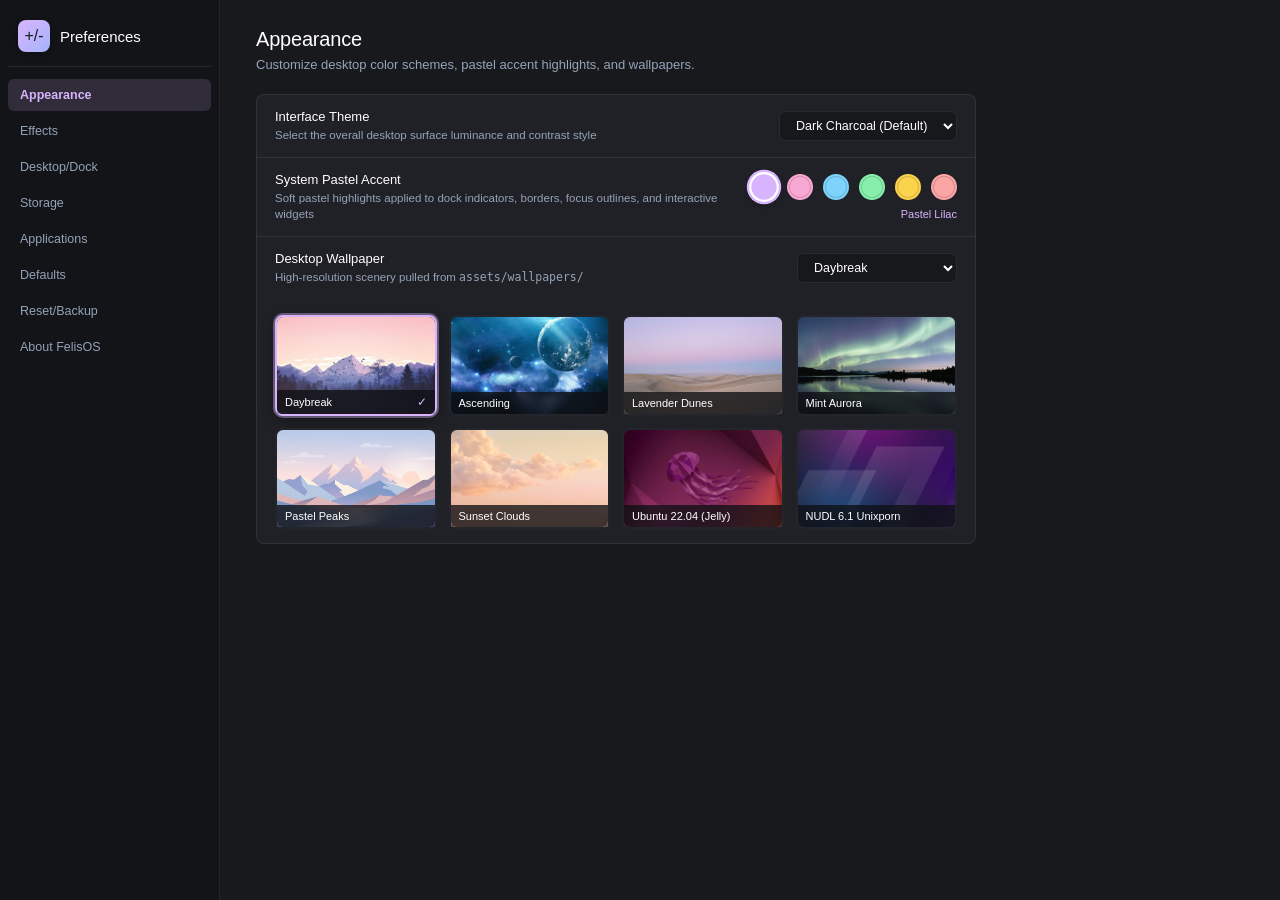
<file: apps/settings.html>
<!DOCTYPE html>
<html lang="en">
<head>
  <meta charset="UTF-8">
  <meta name="viewport" content="width=device-width, initial-scale=1.0">
  <title>System Preferences</title>
  <style>
    * {
      box-sizing: border-box;
      margin: 0;
      padding: 0;
    }
    :root {
      --pref-bg: #18191c;
      --pref-sidebar: #131417;
      --pref-card: #202126;
      --pref-border: rgba(255, 255, 255, 0.08);
      --pref-text: #f1f5f9;
      --pref-dim: #94a3b8;
      --pref-accent: #d8b4fe;
      --pref-hover: rgba(255, 255, 255, 0.06);
    }
    body {
      background-color: var(--pref-bg);
      color: var(--pref-text);
      font-family: "Red Hat Display", Manrope, Inter, sans-serif;
			font-weight: 200;
      height: 100vh;
      display: flex;
      overflow: hidden;
      user-select: none;
    }

    /* Left Navigation Sidebar */
    .sidebar {
      width: 220px;
      background-color: var(--pref-sidebar);
      border-right: 1px solid var(--pref-border);
      display: flex;
      flex-direction: column;
      padding: 16px 8px;
      gap: 4px;
      overflow-y: auto;
      flex-shrink: 0;
    }
    .sidebar-header {
      padding: 4px 10px 14px 10px;
      display: flex;
      align-items: center;
      gap: 10px;
      border-bottom: 1px solid var(--pref-border);
      margin-bottom: 8px;
    }
    .system-badge {
      width: 32px;
      height: 32px;
      background: linear-gradient(135deg, var(--pref-accent), #a5b4fc);
      border-radius: 8px;
      display: flex;
      align-items: center;
      justify-content: center;
      font-weight: 400;
      color: #1a1a24;
      font-size: 16px;
      box-shadow: 0 2px 8px rgba(0, 0, 0, 0.3);
    }
    .sidebar-title {
      font-size: 15px;
      font-weight: 300;
      color: #fff;
    }

    .nav-item {
      display: flex;
      align-items: center;
      gap: 10px;
      padding: 9px 12px;
      border-radius: 6px;
      font-size: 12.5px;
      color: var(--pref-dim);
      background: transparent;
      border: none;
      cursor: pointer;
      text-align: left;
      width: 100%;
      transition: background-color 0.12s, color 0.12s;
    }
    .nav-item:hover {
      background-color: var(--pref-hover);
      color: #fff;
    }
    .nav-item.active {
      background-color: rgba(216, 180, 254, 0.15);
      color: var(--pref-accent);
      font-weight: 600;
    }
    .nav-icon {
      font-size: 13px;
      width: 20px;
      text-align: center;
    }

    /* Content Area */
    .content-area {
      flex: 1;
      overflow-y: auto;
      padding: 28px 36px;
      display: flex;
      flex-direction: column;
    }
    .settings-section {
      display: none;
      max-width: 720px;
      width: 100%;
    }
    .settings-section.active {
      display: block;
    }

    .section-title {
      font-size: 20px;
      font-weight: 300;
      margin-bottom: 6px;
      color: #fff;
      letter-spacing: -0.01em;
    }
    .section-desc {
      font-size: 13px;
      color: var(--pref-dim);
      margin-bottom: 22px;
    }

    /* Card Group */
    .card-group {
      background-color: var(--pref-card);
      border: 1px solid var(--pref-border);
      border-radius: 8px;
      overflow: hidden;
      margin-bottom: 20px;
    }
    .pref-row {
      padding: 14px 18px;
      display: flex;
      align-items: center;
      justify-content: space-between;
      border-bottom: 1px solid var(--pref-border);
      gap: 16px;
    }
    .pref-row:last-child {
      border-bottom: none;
    }
    .pref-label-group {
      display: flex;
      flex-direction: column;
      gap: 3px;
      flex: 1;
    }
    .pref-label {
      font-size: 13px;
      font-weight: 500;
      color: #fff;
    }
    .pref-subtext {
      font-size: 11.5px;
      color: var(--pref-dim);
      line-height: 1.4;
    }

    /* Form Controls */
    .switch {
      position: relative;
      display: inline-block;
      width: 40px;
      height: 22px;
      flex-shrink: 0;
    }
    .switch input {
      opacity: 0;
      width: 0;
      height: 0;
    }
    .slider {
      position: absolute;
      cursor: pointer;
      inset: 0;
      background-color: #374151;
      transition: 0.2s;
      border-radius: 22px;
    }
    .slider:before {
      position: absolute;
      content: "";
      height: 16px;
      width: 16px;
      left: 3px;
      bottom: 3px;
      background-color: #fff;
      transition: 0.2s;
      border-radius: 50%;
    }
    input:checked + .slider {
      background-color: var(--pref-accent);
    }
    input:checked + .slider:before {
      transform: translateX(18px);
    }

    .select-control {
      background: #17181c;
      border: 1px solid var(--pref-border);
      color: #fff;
      padding: 6px 12px;
      border-radius: 6px;
      font-size: 12.5px;
      outline: none;
      cursor: pointer;
      min-width: 160px;
    }
    .select-control:focus {
      border-color: var(--pref-accent);
    }

    .btn {
      background: rgba(255, 255, 255, 0.08);
      border: 1px solid rgba(255, 255, 255, 0.12);
      color: #fff;
      padding: 6px 14px;
      border-radius: 6px;
      font-size: 12.5px;
      cursor: pointer;
      font-weight: 300;
      transition: background 0.12s, border-color 0.12s;
    }
    .btn:hover {
      background: rgba(255, 255, 255, 0.14);
      border-color: rgba(255, 255, 255, 0.2);
    }
    .btn:active {
      transform: scale(0.98);
    }
    .btn-danger {
      background: rgba(239, 68, 68, 0.15);
      border-color: rgba(239, 68, 68, 0.3);
      color: #fca5a5;
    }
    .btn-danger:hover {
      background: rgba(239, 68, 68, 0.25);
      color: #fff;
    }
    .btn-primary {
      background: rgba(216, 180, 254, 0.2);
      border-color: rgba(216, 180, 254, 0.4);
      color: #f3e8ff;
    }
    .btn-primary:hover {
      background: rgba(216, 180, 254, 0.3);
      color: #fff;
    }

    /* Pastel Accent color picker */
    .color-swatches-container {
      display: flex;
      flex-direction: column;
      gap: 8px;
      align-items: flex-end;
    }
    .color-swatches {
      display: flex;
      flex-wrap: wrap;
      gap: 10px;
      justify-content: flex-end;
      max-width: 240px;
    }
    .color-swatch {
      width: 26px;
      height: 26px;
      border-radius: 50%;
      cursor: pointer;
      border: 2px solid transparent;
      box-shadow: inset 0 0 0 1px rgba(0, 0, 0, 0.15);
      transition: transform 0.12s ease, border-color 0.12s ease, box-shadow 0.12s ease;
      position: relative;
    }
    .color-swatch:hover {
      transform: scale(1.18);
    }
    .color-swatch.active {
      border-color: #fff;
      box-shadow: 0 0 0 2px var(--pref-accent), 0 2px 6px rgba(0, 0, 0, 0.35);
      transform: scale(1.15);
    }
    .accent-label {
      font-size: 11px;
      color: var(--pref-accent);
      font-weight: 300;
      text-align: right;
    }

    /* Wallpaper Gallery Grid */
    .wallpaper-grid {
      display: grid;
      grid-template-columns: repeat(auto-fill, minmax(130px, 1fr));
      gap: 12px;
      margin-top: 14px;
      width: 100%;
    }
    .wallpaper-card {
      position: relative;
      border-radius: 8px;
      overflow: hidden;
      cursor: pointer;
      border: 2px solid transparent;
      background-color: #24252a;
      aspect-ratio: 16 / 10;
      transition: transform 0.15s ease, border-color 0.15s ease, box-shadow 0.15s ease;
      display: flex;
      flex-direction: column;
      justify-content: flex-end;
    }
    .wallpaper-card:hover {
      transform: translateY(-2px);
      border-color: rgba(255, 255, 255, 0.3);
      box-shadow: 0 4px 12px rgba(0, 0, 0, 0.3);
    }
    .wallpaper-card.active {
      border-color: var(--pref-accent);
      box-shadow: 0 0 0 2px rgba(216, 180, 254, 0.4), 0 4px 14px rgba(0, 0, 0, 0.4);
    }
    .wallpaper-thumb {
      position: absolute;
      inset: 0;
      background-size: cover;
      background-position: center;
      transition: transform 0.25s ease;
    }
    .wallpaper-card:hover .wallpaper-thumb {
      transform: scale(1.05);
    }
    .wallpaper-badge {
      position: relative;
      z-index: 2;
      background: rgba(15, 16, 20, 0.78);
      backdrop-filter: blur(4px);
      -webkit-backdrop-filter: blur(4px);
      padding: 5px 8px;
      font-size: 11px;
      font-weight: 200;
      color: #fff;
      display: flex;
      align-items: center;
      justify-content: space-between;
    }
    .wallpaper-check {
      display: none;
      color: var(--pref-accent);
      font-weight: 300;
      font-size: 12px;
    }
    .wallpaper-card.active .wallpaper-check {
      display: inline-block;
    }

    /* Installed Apps Registry Cards */
    .app-card {
      background: #191a1e;
      border: 1px solid var(--pref-border);
      border-radius: 8px;
      padding: 14px 18px;
      display: flex;
      align-items: center;
      gap: 14px;
      margin-bottom: 10px;
      transition: border-color 0.15s;
    }
    .app-card:hover {
      border-color: rgba(255, 255, 255, 0.18);
    }
    .app-icon-box {
      width: 44px;
      height: 44px;
      background: #24252b;
      border-radius: 8px;
      display: flex;
      align-items: center;
      justify-content: center;
      flex-shrink: 0;
    }
    .app-icon-img {
      width: 28px;
      height: 28px;
    }
    .app-meta {
      flex: 1;
      display: flex;
      flex-direction: column;
      gap: 2px;
    }
    .app-name-row {
      display: flex;
      align-items: center;
      gap: 8px;
    }
    .app-title {
      font-size: 14px;
      font-weight: 600;
      color: #fff;
    }
    .app-pseudo-badge {
      font-family: monospace;
      font-size: 10px;
      background: rgba(216, 180, 254, 0.15);
      color: var(--pref-accent);
      padding: 1px 6px;
      border-radius: 4px;
      border: 1px solid rgba(216, 180, 254, 0.3);
    }
    .app-caps {
      font-size: 11.5px;
      color: var(--pref-dim);
    }
    .app-types {
      font-size: 11px;
      color: #64748b;
      margin-top: 2px;
    }

    /* Storage Meter */
    .storage-meter {
      height: 12px;
      background: #2d3039;
      border-radius: 6px;
      overflow: hidden;
      display: flex;
      margin: 12px 0 8px 0;
    }
    .storage-bar-used {
      background: linear-gradient(90deg, var(--pref-accent), #38bdf8);
      height: 100%;
      width: 6%;
      transition: width 0.3s ease;
    }

    /* Toast notification */
    .settings-toast {
      position: fixed;
      bottom: 20px;
      right: 24px;
      background: #22232a;
      border: 1px solid var(--pref-border);
      border-left: 3px solid var(--pref-accent);
      color: #fff;
      padding: 10px 18px;
      border-radius: 6px;
      font-size: 12px;
      display: flex;
      align-items: center;
      gap: 8px;
      box-shadow: 0 10px 28px rgba(0, 0, 0, 0.5);
      opacity: 0;
      transform: translateY(12px);
      transition: opacity 0.2s ease, transform 0.2s ease;
      pointer-events: none;
      z-index: 1000;
    }
    .settings-toast.show {
      opacity: 1;
      transform: translateY(0);
    }
  </style>
</head>
<body>

  <!-- Left Sidebar Navigation -->
  <div class="sidebar">
    <div class="sidebar-header">
      <div class="system-badge">+/-</div>
      <div class="sidebar-title">Preferences</div>
    </div>

    <button class="nav-item active" data-target="section-appearance">
      <span class="nav-text">Appearance</span>
    </button>
    <button class="nav-item" data-target="section-motion">
      <span class="nav-text">Effects</span>
    </button>
    <button class="nav-item" data-target="section-desktop">
      <span class="nav-text">Desktop/Dock</span>
    </button>
    <button class="nav-item" data-target="section-storage">
      <span class="nav-text">Storage</span>
    </button>
    <button class="nav-item" data-target="section-apps">
      <span class="nav-text">Applications</span>
    </button>
    <button class="nav-item" data-target="section-defaults">
      <span class="nav-text">Defaults</span>
    </button>
    <button class="nav-item" data-target="section-reset">
      <span class="nav-text">Reset/Backup</span>
    </button>
    <button class="nav-item" data-target="section-about">
      <span class="nav-text">About FelisOS</span>
    </button>
  </div>

  <!-- Content Area -->
  <div class="content-area">

    <!-- 1. Appearance Section -->
    <div class="settings-section active" id="section-appearance">
      <h1 class="section-title">Appearance</h1>
      <p class="section-desc">Customize desktop color schemes, pastel accent highlights, and wallpapers.</p>

      <div class="card-group">
        <!-- Interface Theme -->
        <div class="pref-row">
          <div class="pref-label-group">
            <span class="pref-label">Interface Theme</span>
            <span class="pref-subtext">Select the overall desktop surface luminance and contrast style</span>
          </div>
          <select class="select-control" id="theme-selector">
            <option value="dark">Dark Charcoal (Default)</option>
            <option value="dim">Dim Midnight</option>
            <option value="high-contrast">High Contrast OLED</option>
            <option value="light">Soft Pastel Slate</option>
          </select>
        </div>

        <!-- Pastel Accent Colors -->
        <div class="pref-row">
          <div class="pref-label-group">
            <span class="pref-label">System Pastel Accent</span>
            <span class="pref-subtext">Soft pastel highlights applied to dock indicators, borders, focus outlines, and interactive widgets</span>
          </div>
          <div class="color-swatches-container">
            <div class="color-swatches" id="pastel-swatches-container">
              <!-- Dynamically populated from settings-sync PASTEL_ACCENTS -->
            </div>
            <span class="accent-label" id="active-accent-name">Pastel Lilac</span>
          </div>
        </div>

        <!-- Desktop Wallpaper -->
        <div class="pref-row" style="flex-direction: column; align-items: stretch;">
          <div style="display:flex; justify-content:space-between; align-items:center;">
            <div class="pref-label-group">
              <span class="pref-label">Desktop Wallpaper</span>
              <span class="pref-subtext">High-resolution scenery pulled from <code>assets/wallpapers/</code></span>
            </div>
            <select class="select-control" id="wallpaper-selector">
              <!-- Options populated dynamically from settings-sync WALLPAPERS -->
            </select>
          </div>
          
          <div class="wallpaper-grid" id="wallpaper-grid">
            <!-- Dynamically populated from settings-sync WALLPAPERS -->
          </div>
        </div>
      </div>
    </div>

    <!-- 2. Motion & Effects -->
    <div class="settings-section" id="section-motion">
      <h1 class="section-title">Motion & Effects</h1>
      <p class="section-desc">Control animations, snapping boundary feedback, and window translucency.</p>

      <div class="card-group">
        <div class="pref-row">
          <div class="pref-label-group">
            <span class="pref-label">Reduce Motion</span>
            <span class="pref-subtext">Disables window animations, transitions, and docking effects</span>
          </div>
          <label class="switch">
            <input type="checkbox" id="toggle-reduce-motion">
            <span class="slider"></span>
          </label>
        </div>

        <div class="pref-row">
          <div class="pref-label-group">
            <span class="pref-label">Window Backdrop Blur</span>
            <span class="pref-subtext">Enable glassmorphism frosted blur on titlebars, dock, and menus</span>
          </div>
          <label class="switch">
            <input type="checkbox" id="toggle-backdrop-blur" checked>
            <span class="slider"></span>
          </label>
        </div>

        <div class="pref-row">
          <div class="pref-label-group">
            <span class="pref-label">Snap Preview Ghost</span>
            <span class="pref-subtext">Display tile boundary ghost rectangle when dragging windows to edges</span>
          </div>
          <label class="switch">
            <input type="checkbox" id="toggle-snap-ghost" checked>
            <span class="slider"></span>
          </label>
        </div>
      </div>
    </div>

    <!-- 3. Desktop Behavior -->
    <div class="settings-section" id="section-desktop">
      <h1 class="section-title">Desktop & Dock Behavior</h1>
      <p class="section-desc">Manage launcher interactions, titlebars, and window snapping thresholds.</p>

      <div class="card-group">
        <div class="pref-row">
          <div class="pref-label-group">
            <span class="pref-label">Titlebar Double-Click Action</span>
            <span class="pref-subtext">What happens when double clicking a window header</span>
          </div>
          <select class="select-control" id="titlebar-action-select">
            <option value="maximize">Maximize / Restore</option>
            <option value="minimize">Minimize to Dock</option>
          </select>
        </div>

        <div class="pref-row">
          <div class="pref-label-group">
            <span class="pref-label">Edge Snapping Distance</span>
            <span class="pref-subtext">Sensitivity distance in pixels from desktop boundary</span>
          </div>
          <select class="select-control" id="snap-threshold-select">
            <option value="16">16px (Precise)</option>
            <option value="24" selected>24px (Balanced)</option>
            <option value="36">36px (Generous)</option>
            <option value="0">0px (Snapping Disabled)</option>
          </select>
        </div>

        <div class="pref-row">
          <div class="pref-label-group">
            <span class="pref-label">Dock Position</span>
            <span class="pref-subtext">Location of the application launch dock</span>
          </div>
          <select class="select-control" id="dock-pos-select">
            <option value="bottom">Bottom Centered</option>
            <option value="left">Left Edge</option>
          </select>
        </div>
      </div>
    </div>

    <!-- 4. Storage & VFS -->
    <div class="settings-section" id="section-storage">
      <h1 class="section-title">Storage & Virtual Filesystem</h1>
      <p class="section-desc">Inspect IndexedDB virtual disk quota, system caches, and directory allocations.</p>

      <div class="card-group">
        <div class="pref-row" style="flex-direction: column; align-items: flex-start;">
          <div style="display: flex; justify-content: space-between; width: 100%;">
            <span class="pref-label">VDisk Quota Usage</span>
            <span class="pref-subtext" id="storage-quota-text">Calculating usage...</span>
          </div>
          <div class="storage-meter" style="width: 100%;">
            <div class="storage-bar-used" id="storage-bar" style="width: 5%;"></div>
          </div>
          <span class="pref-subtext" id="storage-details-text">Virtual mount: /vdisk/local/usr/home (IndexedDB store: felisos-vdisk)</span>
        </div>

        <div class="pref-row">
          <div class="pref-label-group">
            <span class="pref-label">Storage @ Local Window</span>
            <span class="pref-subtext">Browse folder hierarchy, create folders, and manage entries</span>
          </div>
          <button class="btn btn-primary" id="btn-open-storage-window">Open Storage @ Local</button>
        </div>

        <div class="pref-row">
          <div class="pref-label-group">
            <span class="pref-label">Clear Temporary App Caches</span>
            <span class="pref-subtext">Purges autosave drafts and browser history entries</span>
          </div>
          <button class="btn" id="btn-clear-cache">Purge Cache</button>
        </div>
      </div>
    </div>

    <!-- 5. Installed Applications Registry -->
    <div class="settings-section" id="section-apps">
      <h1 class="section-title">Installed Applications</h1>
      <p class="section-desc">Registered applications executed as <code>*.run</code> pseudo-binaries within FelisOS.</p>

      <div id="installed-apps-list">
        <!-- Dynamically rendered from FelisOSAppRegistry -->
      </div>
    </div>

    <!-- 6. App Defaults -->
    <div class="settings-section" id="section-defaults">
      <h1 class="section-title">App Defaults & Associations</h1>
      <p class="section-desc">Assign default application handlers for file types and web browsing.</p>

      <div class="card-group">
        <div class="pref-row">
          <div class="pref-label-group">
            <span class="pref-label">Default Text Editor</span>
            <span class="pref-subtext">Associated with .txt, .md source, .rtf, .json, .log</span>
          </div>
          <select class="select-control" id="default-editor-select">
            <option value="scribe" selected>Scribe.run</option>
          </select>
        </div>

        <div class="pref-row">
          <div class="pref-label-group">
            <span class="pref-label">Default Document Viewer</span>
            <span class="pref-subtext">Associated with .pdf, .md preview, .docx, .odt</span>
          </div>
          <select class="select-control" id="default-viewer-select">
            <option value="kneadydox" selected>KneadyDox.run</option>
          </select>
        </div>

        <div class="pref-row">
          <div class="pref-label-group">
            <span class="pref-label">Default Web Browser</span>
            <span class="pref-subtext">Associated with HTTP, HTTPS, and HTML links</span>
          </div>
          <select class="select-control" id="default-browser-select">
            <option value="browser" selected>Browser.run</option>
          </select>
        </div>
      </div>
    </div>

    <!-- 7. Reset & Backup -->
    <div class="settings-section" id="section-reset">
      <h1 class="section-title">Reset & Backup</h1>
      <p class="section-desc">Export desktop configurations, restore states, or reset the system.</p>

      <div class="card-group">
        <div class="pref-row">
          <div class="pref-label-group">
            <span class="pref-label">Export System Snapshot</span>
            <span class="pref-subtext">Downloads a JSON archive with all VFS files, window states, and preferences</span>
          </div>
          <button class="btn btn-primary" id="btn-export-backup">Export Backup</button>
        </div>

        <div class="pref-row">
          <div class="pref-label-group">
            <span class="pref-label">Import System Snapshot</span>
            <span class="pref-subtext">Restores VFS contents and preferences from a backup file</span>
          </div>
          <label class="btn" style="cursor:pointer;">
            Import Backup <input type="file" id="import-backup-file" accept=".json" style="display:none;">
          </label>
        </div>

        <div class="pref-row">
          <div class="pref-label-group">
            <span class="pref-label">Factory Reset Desktop</span>
            <span class="pref-subtext">Clears all stored window positions, user files, and restores initial defaults</span>
          </div>
          <button class="btn btn-danger" id="btn-factory-reset">Factory Reset</button>
        </div>
      </div>
    </div>

    <!-- 8. About FelisOS -->
    <div class="settings-section" id="section-about">
      <h1 class="section-title">About FelisOS</h1>
      <p class="section-desc">System specifications and environment metadata.</p>

      <div class="card-group">
        <div class="pref-row">
          <span class="pref-label">Operating System</span>
          <span class="pref-subtext" style="color:#fff;">FelisOS Web Desktop Engine</span>
        </div>
        <div class="pref-row">
          <span class="pref-label">Build Version</span>
          <span class="pref-subtext" style="color:#fff;">v1.2.0-pastel-release</span>
        </div>
        <div class="pref-row">
          <span class="pref-label">Kernel Runtime</span>
          <span class="pref-subtext" style="color:#fff;">ImmutableState System Kernel (Series I: Clydesdale)</span>
        </div>
        <div class="pref-row">
          <span class="pref-label">Window Manager</span>
          <span class="pref-subtext" style="color:#fff;">zStance Point-Capture Index Aggregator and Persistence Manager</span>
        </div>
        <div class="pref-row">
          <span class="pref-label">UI/UX Environment</span>
          <span class="pref-subtext" style="color:#fff;"Byte.ui Material Experience System and User Reality Engine (ZR0.1)</span>
        </div>
      </div>
    </div>

  </div>

  <!-- Settings Feedback Toast -->
  <div class="settings-toast" id="settings-toast">
    <span id="settings-toast-msg">Settings saved</span>
  </div>

  <script src="../js/settings-sync.js"></script>
  <script src="../js/vfs.js"></script>
  <script src="../js/app-registry.js"></script>
  <script>
    (function () {
      'use strict';

      function getSafeParent() {
        try {
          if (window.parent && window.parent !== window && window.parent.document) {
            return window.parent;
          }
        } catch (_) {}
        return null;
      }

      const safeParent = getSafeParent();
      const settingsEngine = (safeParent && safeParent.FelisOSSettings) ? safeParent.FelisOSSettings : window.FelisOSSettings;
      const getAppRegistry = () => {
        const p = getSafeParent();
        return (p && p.FelisOSAppRegistry) ? p.FelisOSAppRegistry : window.FelisOSAppRegistry;
      };
      const getWindowManager = () => {
        const p = getSafeParent();
        return (p && p.FelisOSWindowManager) ? p.FelisOSWindowManager : window.FelisOSWindowManager;
      };
      const getVfs = () => {
        const p = getSafeParent();
        return (p && p.FelisOSVFS) ? p.FelisOSVFS : window.FelisOSVFS;
      };

      let toastTimer = null;
      function showToast(msg) {
        const toast = document.getElementById('settings-toast');
        const text = document.getElementById('settings-toast-msg');
        if (!toast || !text) return;
        text.textContent = msg;
        toast.classList.add('show');
        clearTimeout(toastTimer);
        toastTimer = setTimeout(() => {
          toast.classList.remove('show');
        }, 2200);
      }

      // 1. Tab Switching
      document.querySelectorAll('.nav-item').forEach(btn => {
        btn.addEventListener('click', () => {
          document.querySelectorAll('.nav-item').forEach(b => b.classList.remove('active'));
          document.querySelectorAll('.settings-section').forEach(s => s.classList.remove('active'));

          btn.classList.add('active');
          const target = document.getElementById(btn.dataset.target);
          if (target) target.classList.add('active');
        });
      });

      // 2. Load and Apply Settings
      let current = settingsEngine ? settingsEngine.getSettings() : {};
      function refreshCurrentSettings() {
        current = settingsEngine ? settingsEngine.getSettings() : {};
      }

      // A. Interface Theme
      const themeSelector = document.getElementById('theme-selector');
      if (themeSelector) {
        if (current.theme) themeSelector.value = current.theme;
        themeSelector.addEventListener('change', () => {
          const val = themeSelector.value;
          settingsEngine.saveSettings({ theme: val });
          refreshCurrentSettings();
          showToast(`Theme changed to ${themeSelector.options[themeSelector.selectedIndex].text}`);
        });
      }

      // B. Pastel Accent Color Swatches
      function renderPastelAccents() {
        const container = document.getElementById('pastel-swatches-container');
        const label = document.getElementById('active-accent-name');
        if (!container || !settingsEngine) return;

        container.innerHTML = '';
        const accents = settingsEngine.PASTEL_ACCENTS || [];
        const activeHex = (current.accentColor || '#d8b4fe').toLowerCase();

        accents.forEach(accent => {
          const swatch = document.createElement('div');
          swatch.className = 'color-swatch';
          swatch.style.background = accent.hex;
          swatch.dataset.hex = accent.hex;
          swatch.dataset.rgb = accent.rgb;
          swatch.dataset.name = accent.name;
          swatch.title = accent.name;

          if (accent.hex.toLowerCase() === activeHex) {
            swatch.classList.add('active');
            if (label) label.textContent = accent.name;
          }

          swatch.addEventListener('click', () => {
            container.querySelectorAll('.color-swatch').forEach(s => s.classList.remove('active'));
            swatch.classList.add('active');
            if (label) label.textContent = accent.name;

            settingsEngine.saveSettings({
              accentColor: accent.hex,
              accentRgb: accent.rgb,
            });
            refreshCurrentSettings();
            showToast(`Accent color updated: ${accent.name}`);
          });

          container.appendChild(swatch);
        });
      }

      // C. Desktop Wallpapers (Pulled from assets/wallpapers/ with friendly names)
      function renderWallpapers() {
        const grid = document.getElementById('wallpaper-grid');
        const select = document.getElementById('wallpaper-selector');
        if (!grid || !select || !settingsEngine) return;

        grid.innerHTML = '';
        select.innerHTML = '';

        const wallpapers = settingsEngine.WALLPAPERS || [];
        const activeFile = current.wallpaper || 'wp-default-daybreak.png';

        wallpapers.forEach(wp => {
          // Option for select
          const opt = document.createElement('option');
          opt.value = wp.file;
          opt.textContent = wp.name;
          if (wp.file === activeFile) opt.selected = true;
          select.appendChild(opt);

          // Card for grid
          const card = document.createElement('div');
          card.className = `wallpaper-card ${wp.file === activeFile ? 'active' : ''}`;
          card.dataset.file = wp.file;
          card.dataset.name = wp.name;

          card.innerHTML = `
            <div class="wallpaper-thumb" style="background-image: url('../assets/wallpapers/${wp.file}');"></div>
            <div class="wallpaper-badge">
              <span>${wp.name}</span>
              <span class="wallpaper-check">✓</span>
            </div>
          `;

          card.addEventListener('click', () => {
            grid.querySelectorAll('.wallpaper-card').forEach(c => c.classList.remove('active'));
            card.classList.add('active');
            select.value = wp.file;

            settingsEngine.saveSettings({ wallpaper: wp.file });
            refreshCurrentSettings();
            showToast(`Wallpaper applied: ${wp.name}`);
          });

          grid.appendChild(card);
        });

        // Select dropdown listener
        select.addEventListener('change', () => {
          const selectedFile = select.value;
          grid.querySelectorAll('.wallpaper-card').forEach(c => {
            c.classList.toggle('active', c.dataset.file === selectedFile);
          });
          const match = wallpapers.find(w => w.file === selectedFile);
          const name = match ? match.name : selectedFile;

          settingsEngine.saveSettings({ wallpaper: selectedFile });
          refreshCurrentSettings();
          showToast(`Wallpaper applied: ${name}`);
        });
      }

      // D. Motion & Effects
      const toggleReduceMotion = document.getElementById('toggle-reduce-motion');
      if (toggleReduceMotion) {
        toggleReduceMotion.checked = !!current.reduceMotion;
        toggleReduceMotion.addEventListener('change', () => {
          settingsEngine.saveSettings({ reduceMotion: toggleReduceMotion.checked });
          refreshCurrentSettings();
          showToast(`Reduce Motion ${toggleReduceMotion.checked ? 'Enabled' : 'Disabled'}`);
        });
      }

      const toggleBackdropBlur = document.getElementById('toggle-backdrop-blur');
      if (toggleBackdropBlur) {
        toggleBackdropBlur.checked = current.backdropBlur !== false;
        toggleBackdropBlur.addEventListener('change', () => {
          settingsEngine.saveSettings({ backdropBlur: toggleBackdropBlur.checked });
          refreshCurrentSettings();
          showToast(`Window Backdrop Blur ${toggleBackdropBlur.checked ? 'Enabled' : 'Disabled'}`);
        });
      }

      const toggleSnapGhost = document.getElementById('toggle-snap-ghost');
      if (toggleSnapGhost) {
        toggleSnapGhost.checked = current.snapGhost !== false;
        toggleSnapGhost.addEventListener('change', () => {
          settingsEngine.saveSettings({ snapGhost: toggleSnapGhost.checked });
          refreshCurrentSettings();
          showToast(`Snap Preview Ghost ${toggleSnapGhost.checked ? 'Enabled' : 'Disabled'}`);
        });
      }

      // E. Desktop & Dock Behavior
      const titlebarActionSelect = document.getElementById('titlebar-action-select');
      if (titlebarActionSelect) {
        if (current.titlebarAction) titlebarActionSelect.value = current.titlebarAction;
        titlebarActionSelect.addEventListener('change', () => {
          settingsEngine.saveSettings({ titlebarAction: titlebarActionSelect.value });
          showToast(`Titlebar double-click set to ${titlebarActionSelect.options[titlebarActionSelect.selectedIndex].text}`);
        });
      }

      const snapThresholdSelect = document.getElementById('snap-threshold-select');
      if (snapThresholdSelect) {
        if (typeof current.snapThreshold !== 'undefined') snapThresholdSelect.value = String(current.snapThreshold);
        snapThresholdSelect.addEventListener('change', () => {
          const val = parseInt(snapThresholdSelect.value, 10);
          settingsEngine.saveSettings({ snapThreshold: val });
          showToast(`Edge snapping distance: ${val}px`);
        });
      }

      const dockPosSelect = document.getElementById('dock-pos-select');
      if (dockPosSelect) {
        if (current.dockPosition) dockPosSelect.value = current.dockPosition;
        dockPosSelect.addEventListener('change', () => {
          settingsEngine.saveSettings({ dockPosition: dockPosSelect.value });
          showToast(`Dock repositioned to ${dockPosSelect.options[dockPosSelect.selectedIndex].text}`);
        });
      }

      // F. Storage Quota Calculation
      async function updateStorageQuota() {
        const text = document.getElementById('storage-quota-text');
        const bar = document.getElementById('storage-bar');
        const details = document.getElementById('storage-details-text');
        if (!text || !bar) return;

        try {
          let totalBytes = 0;
          let fileCount = 0;

          const vfs = getVfs();
          if (vfs && typeof vfs.listFiles === 'function') {
            try {
              const files = await vfs.listFiles('/usr/home');
              fileCount = files.length;
              for (const f of files) {
                totalBytes += (f.size || (f.content ? f.content.length : 128));
              }
            } catch (_) {}
          }

          // Also check storage estimate API if available
          if (navigator.storage && navigator.storage.estimate) {
            const estimate = await navigator.storage.estimate();
            if (estimate.usage) {
              totalBytes = Math.max(totalBytes, estimate.usage);
            }
          }

          const maxQuota = 50 * 1024 * 1024; // 50MB virtual quota
          const usedKB = Math.round(totalBytes / 1024);
          const usedMB = (totalBytes / (1024 * 1024)).toFixed(2);
          const percent = Math.min(100, Math.max(3, Math.round((totalBytes / maxQuota) * 100)));

          bar.style.width = `${percent}%`;
          text.textContent = `${usedMB} MB used of 50.0 MB (${percent}%)`;
          if (details) {
            details.textContent = `Mount: /vdisk/local/usr/home • Files: ${fileCount} • Quota: 50MB (IndexedDB: felisos-vdisk)`;
          }
        } catch (e) {
          text.textContent = '1.4 MB used of 50.0 MB';
          bar.style.width = '4%';
        }
      }

      // Storage Window button
      document.getElementById('btn-open-storage-window').addEventListener('click', () => {
        const wm = getWindowManager();
        if (wm && wm.launch) {
          wm.launch('storage-window');
        }
      });

      // Purge cache button
      document.getElementById('btn-clear-cache').addEventListener('click', () => {
        localStorage.removeItem('scribe_autosave_draft');
        localStorage.removeItem('felis_browser_history');
        showToast('App caches and session history purged successfully');
        updateStorageQuota();
      });

      // G. Populate Installed Applications List
      function renderInstalledApps() {
        const list = document.getElementById('installed-apps-list');
        if (!list) return;

        const reg = getAppRegistry();
        const apps = reg ? reg.apps : [];
        list.innerHTML = '';

        apps.forEach(app => {
          const card = document.createElement('div');
          card.className = 'app-card';

          // Only Browser.run displays its non-generative icon; other apps leave a placeholder for custom icons
          let iconHtml = '';
          if (app.id === 'browser' && app.icon) {
            iconHtml = `<img class="app-icon-img" src="../${app.icon}" alt="${app.name}">`;
          } else {
            // Custom icon placeholder: Insert custom icon from "assets/icons/" here
            iconHtml = `<!-- Custom icon placeholder: Insert custom icon from "assets/icons/" here -->`;
          }

          const caps = (app.capabilities || []).join(', ');
          const types = (app.fileAssociations && app.fileAssociations.length)
            ? `File Associations: ${app.fileAssociations.join(', ')}`
            : 'Standalone Application';

          card.innerHTML = `
            <div class="app-icon-box">
              ${iconHtml}
            </div>
            <div class="app-meta">
              <div class="app-name-row">
                <span class="app-title">${app.displayName || app.name}</span>
                <span class="app-pseudo-badge">${app.name}</span>
                <span style="font-size:11px; color:#64748b;">v${app.version}</span>
              </div>
              <span class="app-caps">Capabilities: ${caps || 'standard'}</span>
              <span class="app-types">${types}</span>
            </div>
            <button class="btn btn-primary launch-app-btn" data-window-id="${app.windowId}" data-app-id="${app.id}">Launch</button>
          `;

          card.querySelector('.launch-app-btn').addEventListener('click', () => {
            const wm = getWindowManager();
            if (wm && wm.launch) {
              wm.launch(app.id);
            }
          });

          list.appendChild(card);
        });
      }

      // H. App Defaults
      ['default-editor-select', 'default-viewer-select', 'default-browser-select'].forEach(id => {
        const el = document.getElementById(id);
        if (el) {
          el.addEventListener('change', () => {
            showToast('Default application preference updated');
          });
        }
      });

      // I. Export Backup
      document.getElementById('btn-export-backup').addEventListener('click', async () => {
        try {
          let vfsFiles = [];
          const vfs = getVfs();
          if (vfs && typeof vfs.listFiles === 'function') {
            try {
              vfsFiles = await vfs.listFiles('/usr/home');
            } catch (_) {}
          }

          const backup = {
            os: 'FelisOS',
            version: '1.2.0',
            exportedAt: new Date().toISOString(),
            settings: settingsEngine ? settingsEngine.getSettings() : {},
            browserHistory: localStorage.getItem('felis_browser_history'),
            browserBookmarks: localStorage.getItem('felis_browser_bookmarks'),
            files: vfsFiles,
          };

          const blob = new Blob([JSON.stringify(backup, null, 2)], { type: 'application/json' });
          const a = document.createElement('a');
          a.href = URL.createObjectURL(blob);
          a.download = `felisos-snapshot-${Date.now()}.json`;
          a.click();
          showToast('System snapshot exported successfully');
        } catch (err) {
          showToast('Export failed: ' + err.message);
        }
      });

      // J. Import Backup
      const importInput = document.getElementById('import-backup-file');
      if (importInput) {
        importInput.addEventListener('change', async (event) => {
          const file = event.target.files && event.target.files[0];
          if (!file) return;

          try {
            const text = await file.text();
            const data = JSON.parse(text);

            if (data.settings && settingsEngine) {
              settingsEngine.saveSettings(data.settings);
            }

            if (data.browserHistory) localStorage.setItem('felis_browser_history', data.browserHistory);
            if (data.browserBookmarks) localStorage.setItem('felis_browser_bookmarks', data.browserBookmarks);

            const vfs = getVfs();
            if (data.files && Array.isArray(data.files) && vfs && typeof vfs.writeFile === 'function') {
              for (const f of data.files) {
                if (f.path && f.content !== undefined) {
                  await vfs.writeFile(f.path, f.content, { overwrite: true });
                }
              }
            }

            showToast('System snapshot restored successfully!');
            setTimeout(() => {
              const p = getSafeParent();
              if (p) p.location.reload();
              else location.reload();
            }, 800);
          } catch (err) {
            showToast('Snapshot restoration failed: ' + err.message);
          }
        });
      }

      // K. Factory Reset
      document.getElementById('btn-factory-reset').addEventListener('click', () => {
        if (confirm('Factory Reset FelisOS? This will clear all stored files, window layouts, and restore system defaults.')) {
          localStorage.clear();
          try {
            indexedDB.deleteDatabase('felisos-vdisk');
          } catch (_) {}
          showToast('Restoring factory state...');
          setTimeout(() => {
            const p = getSafeParent();
            if (p) p.location.reload();
            else location.reload();
          }, 500);
        }
      });

      // Initialize sections
      renderPastelAccents();
      renderWallpapers();
      renderInstalledApps();
      updateStorageQuota();

    })();
  </script>
</body>
</html>
</file>
<file: css/styles.css>
/* --- CSS Variables & Theme Setup --- */
:root {
  color-scheme: dark;

  /* Surface and interaction tokens */
  --bg-desktop: #2e2f31;
  --window-bg: #1e1f22;
  --titlebar-bg: #18191b;
  --surface-raised: rgba(24, 25, 27, 0.75);
  --surface-control: rgba(255, 255, 255, 0.03);
  --surface-control-hover: rgba(216, 180, 254, 0.18);
  --border-radius: 6px;
  --border-subtle: 0.25px solid rgba(255, 255, 255, 0.08);
  --focus-ring: 0 0 0 1px var(--bg-desktop), 0 0 0 4px var(--text-hover);

  /* Typography and spacing tokens */
  --font-body: "Manrope", Inter, Red Hat Display, Roboto, sans-serif;
  --font-weight: "100";
  --font-heading: "Manrope", Inter, Red Hat Display, Roboto, sans-serif;
  --font-mono: "Source Code Pro", JetBrains Mono, Consolas, monospace;
  --space-1: 4px;
  --space-2: 8px;
  --space-3: 12px;
  --space-4: 16px;
  --space-5: 20px;
  
  /* Pastel Accent Colors mapping (Default: Pastel Lilac #d8b4fe) */
  --accent: #d8b4fe;
  --accent-rgb: 216, 180, 254;
  --text-default: #c9c9c9;
  --text-hover: #d8b4fe;
  --stroke-default: rgba(255, 255, 255, 0.6);
  --stroke-hover: #d8b4fe;
  --stroke-disabled: rgba(255, 255, 255, 0.2);
  
  /* Window Borders */
  --window-border-default: 0.25px solid rgba(255, 255, 255, 0.05);
  --window-border-dragged: 0.25px solid #d8b4fe;
}

/* System Themes */
body.theme-dim {
  --bg-desktop: #1a1b1e;
  --window-bg: #141518;
  --titlebar-bg: #0f1012;
  --surface-raised: rgba(18, 19, 22, 0.88);
  --text-default: #b4bac4;
}

body.theme-high-contrast {
  --bg-desktop: #000000;
  --window-bg: #050505;
  --titlebar-bg: #000000;
  --surface-raised: #0a0a0a;
  --text-default: #ffffff;
  --border-subtle: 0.25px solid rgba(255, 255, 255, 0.35);
  --window-border-default: 0.25px solid rgba(255, 255, 255, 0.4);
}

body.theme-light {
  color-scheme: light;
  --bg-desktop: #e2e8f0;
  --window-bg: #f8fafc;
  --titlebar-bg: #eef2f6;
  --surface-raised: rgba(255, 255, 255, 0.95);
  --text-default: #1e293b;
  --stroke-default: rgba(30, 41, 59, 0.7);
  --border-subtle: 0.25px solid rgba(0, 0, 0, 0.12);
  --window-border-default: 0.25px solid rgba(0, 0, 0, 0.14);
  --surface-control: rgba(0, 0, 0, 0.04);
}

/* Reduce Motion & Blur Overrides */
body.reduce-motion *,
body.reduce-motion *::before,
body.reduce-motion *::after {
  scroll-behavior: auto !important;
  transition-duration: 0.001ms !important;
  animation-duration: 0.001ms !important;
}

body.no-blur .mac-dock,
body.no-blur .felis-snap-ghost,
body.no-blur .felis-context-menu,
body.no-blur .dialog-box::backdrop {
  backdrop-filter: none !important;
  -webkit-backdrop-filter: none !important;
}

* {
  box-sizing: border-box;
  margin: 0;
  padding: 0;
}

body {
	margin: 0;
	height: 100vh;
	width: 100%;
  background-color: var(--bg-desktop);
  background-position: center;
  background-repeat: no-repeat;
  background-size: cover;
  font-family: var(--font-body);
	font-weight: 200;
  overflow: hidden;
  display: flex;
  flex-direction: column;
  transition: .5s;
  position: relative;
  user-select: none;
}

button,
[role="button"] {
  font: inherit;
}

:focus-visible {
  outline: none;
  box-shadow: var(--focus-ring);
}

/* --- SVG Sprite Definitions (Hidden System) --- */
.svg-sprite-sheet {
  display: none;
}

/* --- Desktop Workspace --- */
#desktop-container {
  flex: 1;
  position: relative;
  width: 100%;
  padding: 4px 4px 88px;
  isolation: isolate;
  z-index: 1;
}

body.dock-left #desktop-container {
  padding-left: 96px;
  padding-bottom: 4px;
}

#desktop-container::before {
  content: "";
  position: absolute;
	display: flex;
	flex-direction: column;
	height: 100%;
  inset: 0;
  z-index: 1;
  background: linear-gradient(180deg, rgba(20, 22, 35, 0.04), rgba(20, 22, 35, 0.2));
  pointer-events: none;
}

.desktop-shortcut {
  position: absolute;
  left: 64px;
  top: 64px;
  z-index: 0;
  display: flex;
  flex-direction: column;
  align-items: center;
  justify-content: center;
  gap: 6px;
  width: 86px;
  min-height: 64px;
  padding: 10px;
  color: #fff;
  border: 1px solid transparent;
  border-radius: 8px;
  cursor: default;
  user-select: none;
  touch-action: none;
}

.desktop-shortcut:hover,
.desktop-shortcut:focus-visible {
  background: rgba(24, 25, 27, 0.45);
  border-color: var(--stroke-hover);
}

.desktop-shortcut.is-dragged {
  z-index: 1100;
  background: rgba(24, 25, 27, 0.65);
  border-color: var(--stroke-hover);
  cursor: default;
}

.desktop-shortcut img {
  width: 44px;
  height: 44px;
  object-fit: contain;
  pointer-events: none;
}

.desktop-shortcut-label {
  max-width: 100%;
  overflow: hidden;
  font-size: 12px;
  text-align: center;
  text-overflow: visible;
  white-space: wrap;
}

.felis-context-menu {
  position: fixed;
  z-index: 2000;
  display: grid;
  min-width: 128px;
  padding: 4px;
  border: var(--border-subtle);
  border-radius: 8px;
  background: rgba(24, 25, 27, 0.96);
  box-shadow: 0 12px 28px rgba(0, 0, 0, 0.48);
  backdrop-filter: blur(12px);
}

.felis-context-menu.is-hidden {
  display: none;
}

.felis-context-menu button {
  min-height: 24px;
  padding: 4px 6px;
  border: 0;
  border-radius: 5px;
  color: var(--text-default);
  background: transparent;
  cursor: pointer;
  text-align: left;
}

.felis-context-menu button:hover {
  color: #fff;
  background: var(--surface-control-hover);
}

.felis-context-menu button:active {
  color: #191a1d;
  background: var(--text-hover);
  transform: scale(0.98);
}

/* --- Reusable Window UI Component --- */
.ui-window {
  min-width: 110px;
  position: absolute;
  /* Centering Properties */
  top: 50%;
  left: 50%;
  min-height: 200px;
  animation: appshow 0.5s 1;
  width: min(480px, calc(100vw - (var(--space-5) * 2)));
  height: min(310px, calc(100vh - (var(--space-5) * 2)));
  background-color: var(--window-bg);
  border-radius: var(--border-radius);
  border: var(--window-border-default);
  box-shadow: 10px 20px 40px rgba(0, 0, 0, 0.4);
  box-sizing: border-box;
  display: flex;
  flex-direction: column;
  overflow: hidden;
  resize: none;
  /* Updated to include translate(-50%, -50%) for layout centering */
  transform: translate(-50%, -50%);
  transition: transform 0.3s cubic-bezier(0.25, 1, 0.5, 1), opacity 0.3s;
  will-change: transform;
  z-index: 10;
}

/* Dragged state appearance adjustment */
.ui-window.is-dragged,
.ui-window.is-resizing {
  transition: none !important;
}

.ui-window.is-dragged {
  border: var(--window-border-dragged);
  box-shadow: 0 25px 50px rgba(var(--accent-rgb), 0.25);
}

/* Active / Focused Window */
.ui-window.is-focused {
  border-color: var(--stroke-hover);
  box-shadow: 0 24px 50px rgba(0, 0, 0, 0.55), 0 0 0 1px var(--stroke-hover);
}

.ui-window.is-focused .window-titlebar {
  background-color: #212226;
}

.ui-window.is-focused .window-title {
  color: #ffffff;
}

/* Inactive Window */
.ui-window:not(.is-focused) .window-titlebar {
  background-color: #17181a;
}

.ui-window:not(.is-focused) .window-title {
  color: #82848c;
}

.ui-window:not(.is-focused) .icon-btn {
  opacity: 0.65;
}

.ui-window:not(.is-focused) .icon-btn:hover {
  opacity: 1;
}

/* Maximized Window */
.ui-window.is-maximized {
  border-radius: var(--border-radius);
  box-shadow: 0 12px 36px rgba(0, 0, 0, 0.6);
  border-color: rgba(255, 255, 255, 0.1);
}

.ui-window.is-maximized.is-focused {
  border-color: var(--stroke-hover);
}

/* Snapped Window */
.ui-window.is-snapped {
  border-radius: var(--border-radius);
  box-shadow: 0 16px 40px rgba(0, 0, 0, 0.5);
}

/* Snap Ghost Preview Overlay */
.felis-snap-ghost {
  position: absolute;
  pointer-events: none;
  z-index: 999;
  border-radius: 12px;
  background: rgba(var(--accent-rgb), 0.14);
  border: 0.5 dashed var(--stroke-hover);
  backdrop-filter: blur(6px);
  -webkit-backdrop-filter: blur(6px);
  box-shadow: 0 0 24px rgba(var(--accent-rgb), 0.22);
  transition: all 0.15s cubic-bezier(0.16, 1, 0.3, 1);
  display: none;
}

.felis-snap-ghost.is-active {
  display: block;
}

/* Multi-Directional Resize Handles */
.win-resize-handle {
  position: absolute;
  z-index: 25;
  user-select: none;
  touch-action: none;
}

.win-resize-handle.win-resize-n {
  top: 0;
  left: 8px;
  right: 8px;
  height: 6px;
  cursor: ns-resize;
}

.win-resize-handle.win-resize-s {
  bottom: 0;
  left: 8px;
  right: 8px;
  height: 6px;
  cursor: ns-resize;
}

.win-resize-handle.win-resize-w {
  left: 0;
  top: 8px;
  bottom: 8px;
  width: 6px;
  cursor: ew-resize;
}

.win-resize-handle.win-resize-e {
  right: 0;
  top: 8px;
  bottom: 8px;
  width: 6px;
  cursor: ew-resize;
}

.win-resize-handle.win-resize-nw {
  top: 0;
  left: 0;
  width: 12px;
  height: 12px;
  cursor: nwse-resize;
}

.win-resize-handle.win-resize-ne {
  top: 0;
  right: 0;
  width: 12px;
  height: 12px;
  cursor: nesw-resize;
}

.win-resize-handle.win-resize-sw {
  bottom: 0;
  left: 0;
  width: 12px;
  height: 12px;
  cursor: nesw-resize;
}

.win-resize-handle.win-resize-se,
.window-resizer {
  bottom: 0;
  right: 0;
  width: 14px;
  height: 14px;
  cursor: nwse-resize;
  position: absolute;
  z-index: 1;
}

.window-resizer::after {
  content: "";
  position: absolute;
  right: 3px;
  bottom: 3px;
  width: 7px;
  height: 7px;
  border-right: var(--window-border-default);
  border-bottom: var(--window-border-default);
  border-radius: var(--border-radius);
}

.ui-window:hover .window-resizer::after {
  border-color: rgba(232, 121, 249, 0.6);
}

.ui-window.is-maximized .win-resize-handle,
.ui-window.is-maximized .window-resizer {
  display: none !important;
}

.ui-window.is-minimized {
  transform: scale(0.2) translateY(500px);
  opacity: 0;
  pointer-events: none;
}

/* State for re-launchable closed windows */
.ui-window.is-closed {
  display: none;
}

/* Titlebar Layout & Alignment */
.window-titlebar {
  background-color: var(--titlebar-bg);
  height: 38px;
  display: flex;
  align-items: center;
  justify-content: space-between;
  padding: 0 16px;
  cursor: default;
}

.window-title {
  font-family: var(--font-heading);
  font-size: 13px;
  font-style: normal;
	font-weight: 200;
  color: var(--text-default);
  flex: 1;
  text-align: center;
  padding-left: 56px; /* Balance action buttons width */
  pointer-events: none; /* Prevents event interruption during drags */
  transition: color 0.2s;
}

.ui-window.is-dragged .window-title {
  color: var(--text-hover);
}

/* Window Control Actions Container */
.window-controls {
  display: flex;
  align-items: center;
  gap: 4px;
}

/* Icon Component Structural Rules */
.icon-btn {
  background: none;
  border: none;
  cursor: default;
  display: flex;
  align-items: center;
  justify-content: center;
  width: 32px;
  height: 32px;
  color: var(--stroke-default);
  transition: color 0.1s ease, transform 0.1s ease;
  padding: 0;
}

/* Cascading Interaction States */
.icon-btn:hover {
  color: var(--stroke-hover);
}

.icon-btn:active {
  transform: scale(0.85);
}

/* Target embedded system sprites */
.icon-btn svg {
  width: 100%;
  height: 100%;
  fill: none;
  stroke: currentColor;
  stroke-width: 2;
  stroke-linecap: round;
  stroke-linejoin: round;
}

.window-body {
  flex: 1;
  padding: var(--space-4);
  color: #9ca3af;
  font-size: 14px;
  line-height: 1.5;
  overflow: auto;
}

.window-body.app-window-body {
  padding: 0 !important;
  margin: 0 !important;
  overflow: hidden !important;
  display: flex !important;
  flex-direction: column !important;
  width: 100% !important;
  height: 100% !important;
  background-color: #18191c;
}

.app-iframe {
  width: 100%;
  height: 100%;
  border: none;
  display: block;
  background-color: transparent;
  flex: 1;
}

/* Suspend pointer capture on iframes when dragging or resizing windows */
.ui-window.is-dragged iframe,
.ui-window.is-resizing iframe,
body.is-window-dragging iframe,
body.is-window-resizing iframe {
  pointer-events: none !important;
}

.control-demo-form {
  display: grid;
  justify-items: start;
  gap: var(--space-2);
  margin-top: var(--space-4);
}

.input-text-control {
  width: 259px;
  height: 37px;
  position: relative;
  overflow: hidden;
  border-radius: 7px;
  background: transparent url("../assets/controls/input-text/default.svg") center / 259px 37px no-repeat;
}

.input-text-control[data-input-state="focused"] {
  width: 261px;
  height: 39px;
  background-image: url("../assets/controls/input-text/default.svg");
  background-size: 261px 39px;
}

.input-text-control[data-input-state="disabled"] {
  background-image: url("../assets/controls/input-text/disabled.svg");
  background-size: 258px 36px;
}

.input-text-control[data-input-state="invalid"] {
  background-image: url("../assets/controls/input-text/invalid.svg");
  background-size: 258px 36px;
}

.input-text-control input {
  width: 100%;
  height: 100%;
  padding: 0 12px;
  border: 0;
  outline: 0;
  color: #fff;
  background: transparent;
  font: inherit;
  font-size: 12px;
}

.input-text-control input::placeholder {
  color: rgba(255, 255, 255, 0.55);
}

.input-text-control[data-input-state="disabled"] input {
  color: rgba(255, 255, 255, 0.3);
}

.svg-button {
  width: auto;
	min-width: 100px;
  height: 36px;
  position: relative;
  overflow: hidden;
  padding: 0;
  border: 0;
  border-radius: 2px;
  color: #fff;
  cursor: pointer;
  background: transparent url("../assets/controls/button/default.svg") center / no-repeat;
}

.svg-button[data-button-state="hover"] {
  background-image: url("../assets/controls/button/hover.svg");
  background-size: 58px 36px;
}

.svg-button[data-button-state="pressed"] {
  background-image: url("../assets/controls/button/pressed.svg");
  background-size: 58px 36px;
}

.svg-button[data-button-state="disabled"] {
  background-image: url("../assets/controls/button/disabled.svg");
  background-size: 58px 36px;
  cursor: not-allowed;
}

.svg-button[data-button-state="error"] {
  background-image: url("../assets/controls/button/error.svg");
  background-size: 58px 36px;
}

.svg-button span {
  position: relative;
  z-index: 1;
  font-size: 10px;
  line-height: 1;
}

.svg-button:focus-visible {
  box-shadow: var(--focus-ring);
}

.modal-button {
  width: auto;
  min-width: 82px;
  height: 36px;
  padding: 0 16px;
  background-size: 100% 100%;
}

.modal-button span {
  font-family: var(--font-body);
  font-size: 12px;
  font-weight: 500;
  line-height: 1;
}

.modal-button.primary-btn {
  color: #191a1d;
}

.modal-button[data-button-state="hover"] {
  background-image: url("../assets/controls/button/hover.svg");
}

.modal-button[data-button-state="pressed"] {
  background-image: url("../assets/controls/button/pressed.svg");
}

.modal-button[data-button-state="disabled"] {
  background-image: url("../assets/controls/button/disabled.svg");
}

/* --- macOS-Style Dock Component --- */
.dock-container {
  width: 100%;
  display: flex;
  justify-content: center;
  padding-bottom: 16px;
  z-index: 100;
  transition: all 0.3s cubic-bezier(0.25, 1, 0.5, 1);
}

.dock-container.dock-left {
  position: fixed;
  left: 0;
  top: 0;
  bottom: 0;
  width: auto;
  height: 100vh;
  padding: 0 0 0 16px;
  align-items: center;
  justify-content: flex-start;
  pointer-events: none;
}

.dock-container.dock-left .mac-dock {
  flex-direction: column;
  align-items: center;
  pointer-events: auto;
}

.mac-dock {
  background: var(--surface-raised);
  backdrop-filter: blur(20px);
  -webkit-backdrop-filter: blur(20px);
  border: var(--border-subtle);
  padding: var(--space-2);
  border-radius: 20px;
  display: flex;
  align-items: flex-end;
  gap: var(--space-3);
  box-shadow: 0 10px 30px rgba(0,0,0,0.5);
}

.dock-item {
  width: 44px;
  height: 44px;
  background: var(--surface-control);
  border: var(--border-subtle);
  border-radius: 10px;
  display: flex;
  flex-direction: column;
  align-items: center;
  justify-content: center;
  cursor: default;
  position: relative;
  transition: transform 0.2s cubic-bezier(0.25, 1, 0.5, 1), background-color 0.2s;
}

.dock-item:hover {
  transform: scale(1.15) translateY(-4px);
  background: var(--surface-control-hover);
  border-color: var(--stroke-hover);
}

/* Replacing original SVG structural code with image sizing for new icons */
.dock-item img {
  width: 32px;
  height: 32px;
  object-fit: contain;
  pointer-events: none; /* Prevents ghost-dragging the image itself */
}

/* Application status running indicators */
.dock-item::after {
  content: '';
  position: absolute;
  bottom: -6px;
  width: 4px;
  height: 4px;
  background-color: rgba(255, 255, 255, 0.3);
  border-radius: 50%;
  opacity: 0;
  transition: opacity 0.2s, background-color 0.2s;
}

.dock-item.has-window::after {
  opacity: 1;
}

.dock-item.is-active::after {
  background-color: var(--text-hover);
  box-shadow: 0 0 6px var(--text-hover);
}

/* Terminal Styling */
.terminal-body {
  font-family: var(--font-mono);
	font-weight: 100;
  background: rgba(10, 10, 14, 0.88);
  color: #A374D5;
}

.storage-body {
  padding: 12px;
  background: rgba(18, 18, 20, 0.92);
}

.storage-toolbar {
  display: flex;
  align-items: center;
  gap: 6px;
  margin-bottom: 12px;
}

.storage-nav-btn {
  min-width: 34px;
  height: 34px;
  border: 0;
  border-radius: 7px;
  color: #fff;
  background: rgba(255, 255, 255, 0.1);
  cursor: pointer;
}

.storage-nav-btn:hover,
.storage-nav-btn:active {
  color: #1c1c1c;
  background: var(--text-hover);
}

.storage-breadcrumb {
  flex: 1;
  min-width: 0;
  overflow: hidden;
  padding: 8px 10px;
  border-radius: 7px;
  color: #fff;
  background: #9861f4;
  font-size: 12px;
  text-overflow: ellipsis;
  white-space: nowrap;
}

.storage-list {
  display: grid;
  grid-template-columns: repeat(auto-fill, minmax(82px, 1fr));
  align-content: start;
  gap: 14px 10px;
  min-height: 200px;
  padding: 8px;
}

.storage-entry {
  display: grid;
  justify-items: center;
  gap: 5px;
  min-width: 0;
  padding: 5px;
  border: 1px solid transparent;
  border-radius: 8px;
  color: #fff;
  background: transparent;
  cursor: pointer;
  font-size: 11px;
}

.storage-entry:hover,
.storage-entry.is-selected {
  border-color: rgba(232, 121, 249, 0.55);
  background: rgba(232, 121, 249, 0.16);
}

.storage-entry img {
  width: 42px;
  height: 42px;
  object-fit: contain;
}

/* --- Shared UI component primitives --- */
.component-showcase {
  display: grid;
  gap: var(--space-3);
}

.component-row,
.component-actions,
.dialog-actions,
.shortcut-row {
  display: flex;
  align-items: center;
  gap: var(--space-2);
}

.component-status {
  min-height: 16px;
  color: #aeb3c2;
  font-size: 11px;
}

.control-label,
.component-grid h3 {
  color: var(--text-default);
  font-size: 12px;
  font-weight: 600;
}

.combobox {
  position: relative;
  min-width: 129px;
}

.actionbar button,
.secondary-btn,
.primary-btn,
.text-input {
  border: var(--border-subtle);
  border-radius: 7px;
  min-height: 32px;
  padding: 6px 10px;
  color: var(--text-default);
  background: var(--surface-control);
}

.combobox-trigger {
  width: 129px;
  height: 26px;
  padding: 0;
  border: 0;
  border-radius: 7px;
  overflow: hidden;
  position: relative;
  display: block;
  cursor: pointer;
  text-align: left;
  background-color: transparent;
  background-image: url("../assets/controls/combobox/default.svg");
  background-position: center;
  background-repeat: no-repeat;
  background-size: 129px 26px;
}

.combobox[data-combobox-state="hover"] .combobox-trigger {
  background-image: url("../assets/controls/combobox/hover.svg");
}

.combobox[data-combobox-state="pressed"] .combobox-trigger,
.combobox.is-open .combobox-trigger {
  background-image: url("../assets/controls/combobox/pressed.svg");
}

.combobox[data-combobox-state="disabled"] .combobox-trigger {
  background-image: url("../assets/controls/combobox/disabled.svg");
  cursor: not-allowed;
}

.combobox[data-combobox-state="error"] .combobox-trigger {
  width: 135px;
  height: 32px;
  border-radius: 8px;
  background-image: url("../assets/controls/combobox/error.svg");
  background-size: 135px 32px;
}

.combobox-label {
  position: absolute;
  top: 5px;
  left: 8px;
  right: 28px;
  overflow: hidden;
  padding: 0 2px;
  color: #fff;
  background: #1c1c1c;
  font-size: 12px;
  line-height: 16px;
  white-space: nowrap;
  text-overflow: ellipsis;
  pointer-events: none;
}

.combobox[data-combobox-state="hover"] .combobox-label,
.combobox[data-combobox-state="pressed"] .combobox-label,
.combobox.is-open .combobox-label {
  color: #d77bff;
}

.combobox[data-combobox-state="disabled"] .combobox-label {
  color: rgba(255, 255, 255, 0.25);
  background: transparent;
}

.combobox[data-combobox-state="error"] .combobox-label {
  top: 8px;
  left: 11px;
  color: #fe5255;
}

.combobox-trigger:focus-visible {
  box-shadow: var(--focus-ring);
}

.combobox-trigger > * {
  pointer-events: none;
}

.actionbar button:hover,
.secondary-btn:hover {
  background: var(--surface-control-hover);
}

.combobox-options {
  display: none;
  position: absolute;
  top: calc(100% + 4px);
  left: 0;
  right: 0;
  z-index: 20;
  padding: 4px;
  list-style: none;
  background: #202126;
  border: var(--border-subtle);
  border-radius: 7px;
  box-shadow: 0 12px 24px rgba(0, 0, 0, 0.45);
}

.combobox.is-open .combobox-options {
  display: block;
}

.combobox-options [role="option"],
.list-view [role="option"],
.tree-view [role="treeitem"] {
  border-radius: 5px;
  cursor: pointer;
  color: #c4c7d0;
}

.combobox-options [role="option"] {
  padding: 7px 8px;
}

.combobox-options [role="option"]:hover,
.combobox-options [aria-selected="true"],
.list-view [aria-selected="true"],
.list-view [role="option"]:hover,
.tree-view [role="treeitem"]:hover {
  color: #fff;
  background: var(--surface-control-hover);
}

.actionbar {
  display: flex;
  gap: 2px;
  padding: 3px;
  border: var(--border-subtle);
  border-radius: 8px;
  background: rgba(0, 0, 0, 0.12);
}

.actionbar button {
  border-color: transparent;
  min-height: 28px;
  cursor: pointer;
}

.component-grid {
  display: grid;
  grid-template-columns: 1fr 1fr;
  gap: var(--space-3);
}

.list-control,
.tree-control {
  min-width: 0;
}

.list-control h3,
.tree-control h3 {
  margin-bottom: 5px;
}

.list-view,
.tree-view,
.tree-view ul {
  padding: 0;
  list-style: none;
}

.list-view [role="option"] {
  padding: 5px 7px;
}

.tree-view [role="treeitem"] {
  padding: 3px;
}

.tree-view [role="group"] {
  margin: 2px 0 0 18px;
}

.tree-toggle {
  width: 20px;
  border: 0;
  background: transparent;
  color: var(--text-hover);
  cursor: pointer;
}

.tree-view [aria-expanded="false"] > [role="group"] {
  display: none;
}

.shortcut-row {
  align-items: space-between;
}

.shortcut-icon {
  display: grid;
  justify-items: center;
  gap: 2px;
  min-width: 58px;
  padding: 5px;
  border: 0.25px solid transparent;
  border-radius: 8px;
  color: var(--text-default);
  background: transparent;
  cursor: pointer;
  font-size: 10px;
}

.shortcut-icon:hover,
.shortcut-icon:focus-visible {
  background: var(--surface-control-hover);
  border-color: rgba(232, 121, 249, 0.45);
}

.shortcut-glyph {
  display: grid;
  place-items: center;
  width: 30px;
  height: 30px;
  border-radius: 8px;
  color: var(--text-hover);
  background: rgba(232, 121, 249, 0.12);
  font-size: 20px;
}

.secondary-btn,
.primary-btn {
  cursor: pointer;
}

.primary-btn {
  color: #191a1d;
  border-color: var(--text-hover);
  background-color: var(--text-hover);
}

.svg-button.modal-button {
  border: 0;
  background-color: transparent;
  background-image: url("../assets/controls/button/default.svg");
  background-position: center;
  background-repeat: no-repeat;
  background-size: 100% 100%;
}

.svg-button.modal-button[data-button-state="hover"] {
  background-image: url("../assets/controls/button/hover.svg");
}

.svg-button.modal-button[data-button-state="pressed"] {
  background-image: url("../assets/controls/button/pressed.svg");
}

.svg-button.modal-button[data-button-state="disabled"] {
  background-image: url("../assets/controls/button/disabled.svg");
}

.text-input {
  width: 100%;
  color: #fff;
  background: #15161a;
}

.dialog-box {
  width: min(430px, calc(100vw - 20px));
  padding: 0;
  color: var(--text-default);
  background: transparent;
  border: 0;
}

.dialog-box::backdrop {
  background: rgba(0, 0, 0, 0.65);
  backdrop-filter: blur(3px);
}

.dialog-card,
.modal-card {
  position: relative;
  width: 430px;
  min-height: 230px;
  overflow: hidden;
  display: grid;
  gap: var(--space-3);
  padding: 24px 22px 20px;
  color: var(--text-default);
  background: transparent url("../assets/containers/modal-body.svg") center / 430px 230px no-repeat;
  border: 0;
  border-radius: 54px;
  box-shadow: none;
}

.dialog-card h2,
.modal-card h2 {
  color: #fff;
  font-family: var(--font-heading);
  font-size: 15px;
}

.dialog-card p,
.modal-card p {
  max-width: 360px;
}

.dialog-actions {
  justify-content: flex-end;
}

.system-modal {
  position: fixed;
  inset: 0;
  z-index: 1000;
  display: grid;
  place-items: center;
}

.system-modal.is-hidden {
  display: none;
}

.modal-backdrop {
  position: absolute;
  inset: 0;
  background: rgba(0, 0, 0, 0.68);
  backdrop-filter: blur(3px);
}

.modal-card {
  width: 430px;
}

.modal-icon {
  display: grid;
  place-items: center;
  width: 32px;
  height: 32px;
  border-radius: 50%;
  color: #191a1d;
  font-weight: 800;
}

.modal-icon-warning {
  background: #f2c14e;
}

/* @media (max-width: 480px) {
  .dialog-card,
  .modal-card {
    width: min(430px, calc(100vw - 20px));
    min-height: 230px;
    padding: 22px 20px 18px;
    background-size: 100% 100%;
  }
}

@media (max-width: 640px) {
  body {
    min-height: 100dvh;
  }

  #desktop-container {
    padding: var(--space-2);
  }

  .ui-window {
    width: calc(100vw - (var(--space-2) * 2));
    height: min(70dvh, 520px);
  }

  .window-titlebar {
    min-height: 44px;
    padding: 0 var(--space-2);
  }

  .window-title {
    padding-left: var(--space-2);
    font-size: 14px;
  }

  .dock-container {
    padding: 0 var(--space-2) var(--space-3);
  }

  .mac-dock {
    max-width: 100%;
    overflow-x: auto;
  }

  .dock-item {
    flex: 0 0 44px;
  }

  .component-grid {
    grid-template-columns: 1fr;
  }
}

-- PC/tablet frame: 1280 x 800 reference layout. */
@media (min-width: 641px) and (max-width: 1365px) {
  #desktop-container {
    padding: 0px;
  }

  .ui-window {
    width: min(575px, calc(100vw - 32px));
    height: min(420px, calc(100vh - 32px));
  }

  .window-body {
    padding: 12px;
  }
}

/* Mobile portrait frame: 360 x 800 reference layout. 
@media (max-width: 640px) and (orientation: portrait) {
  body {
    background-position: 58% center;
  }

  #desktop-container {
    min-height: 0;
  }

  .ui-window {
    width: calc(100vw - 16px);
    height: calc(100dvh - 104px);
		position: absolute;
		
  }

  .ui-window#win-1 {
    top: 8px !important;
    left: 8px !important;
  }

  .ui-window#win-2 {
    top: 8px !important;
    left: 8px !important;
  }

  .window-titlebar {
    height: 44px;
  }

  .dock-container {
    padding-bottom: 8px;
  }
}

@media (prefers-reduced-motion: reduce) {
  *,
  *::before,
  *::after {
    scroll-behavior: auto !important;
    transition-duration: 0.01ms !important;
    animation-duration: 0.01ms !important;
    animation-iteration-count: 1 !important;
  }
}

/* --- Syntax Highlighting Tokens --- */
.token-keyword { color: #c678dd; }
.token-string { color: #98c379; }
.token-number { color: #d19a66; }
.token-comment { color: #5c6370; font-style: italic; }
.token-property { color: #e5c07b; }
.token-value { color: #56b6c2; }
.token-selector { color: #e06c75; }
.token-tag { color: #e06c75; }
.token-attr { color: #d19a66; }
</file>
